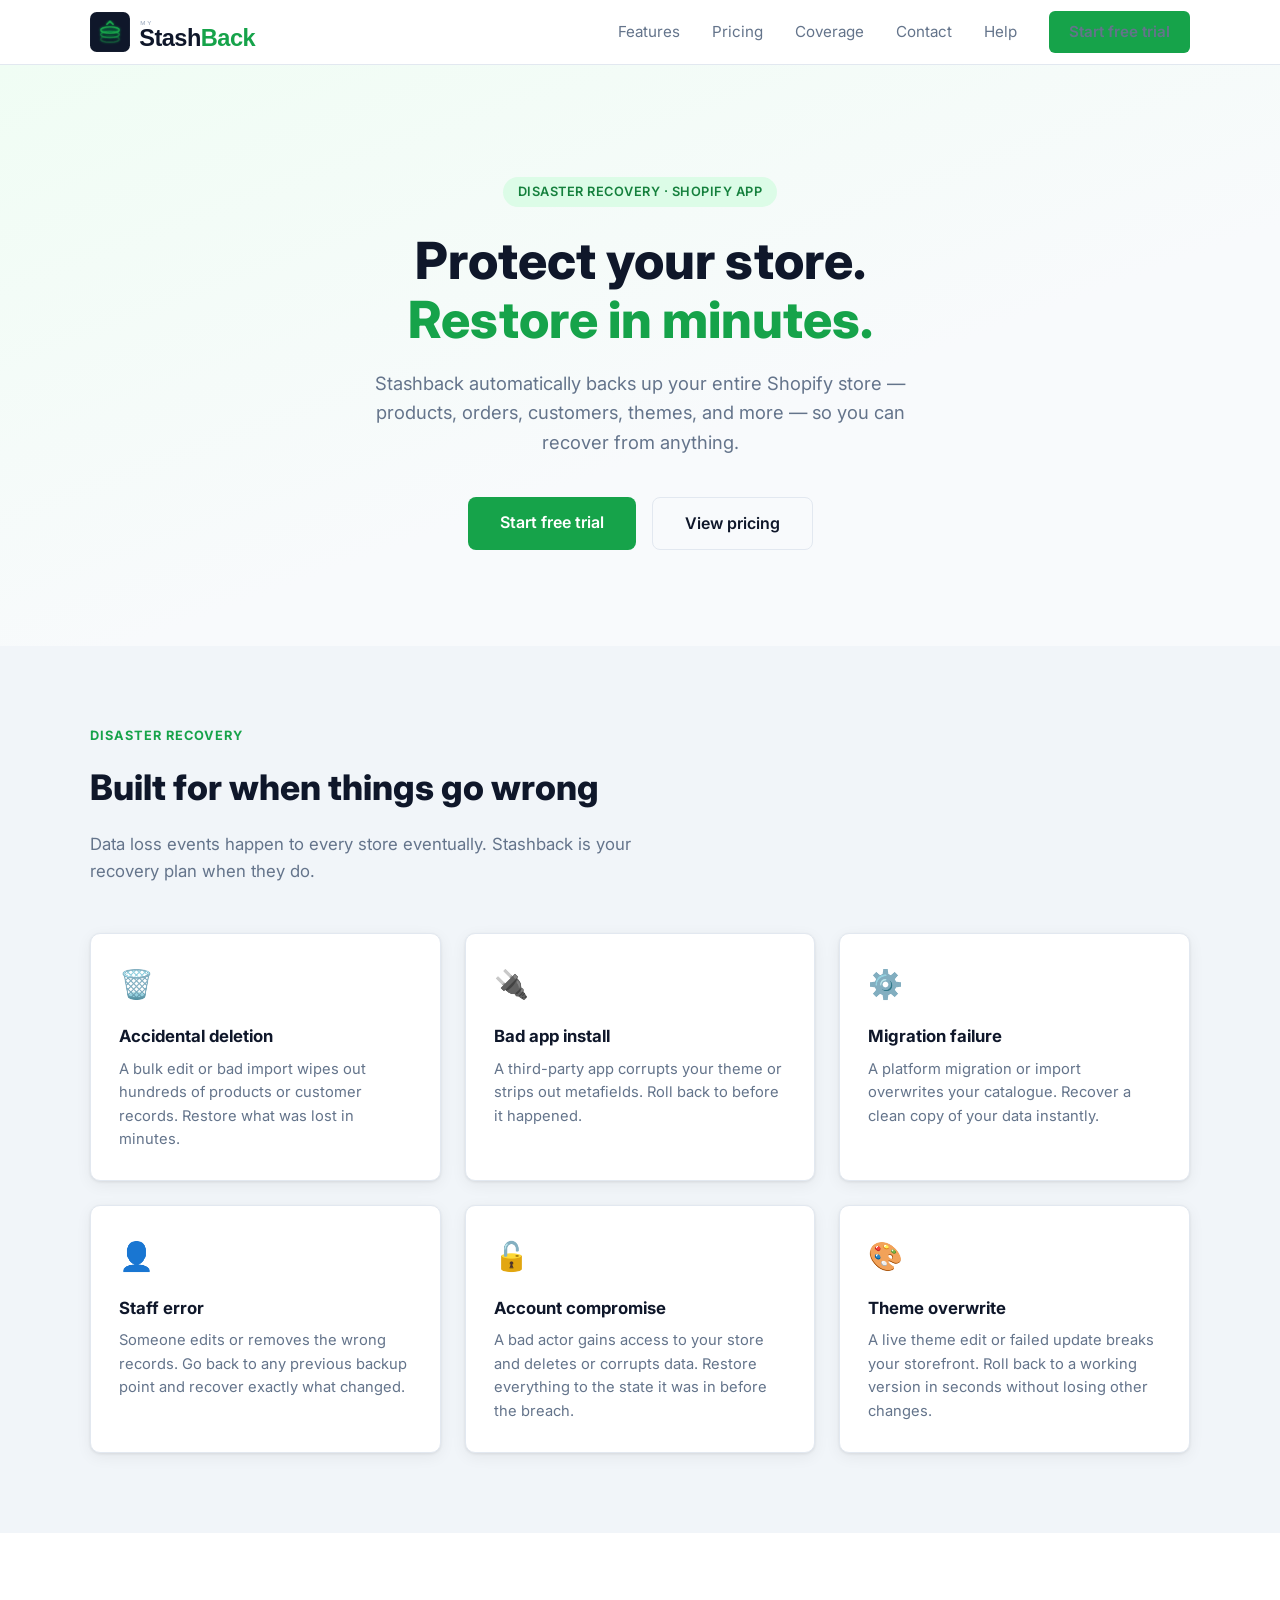
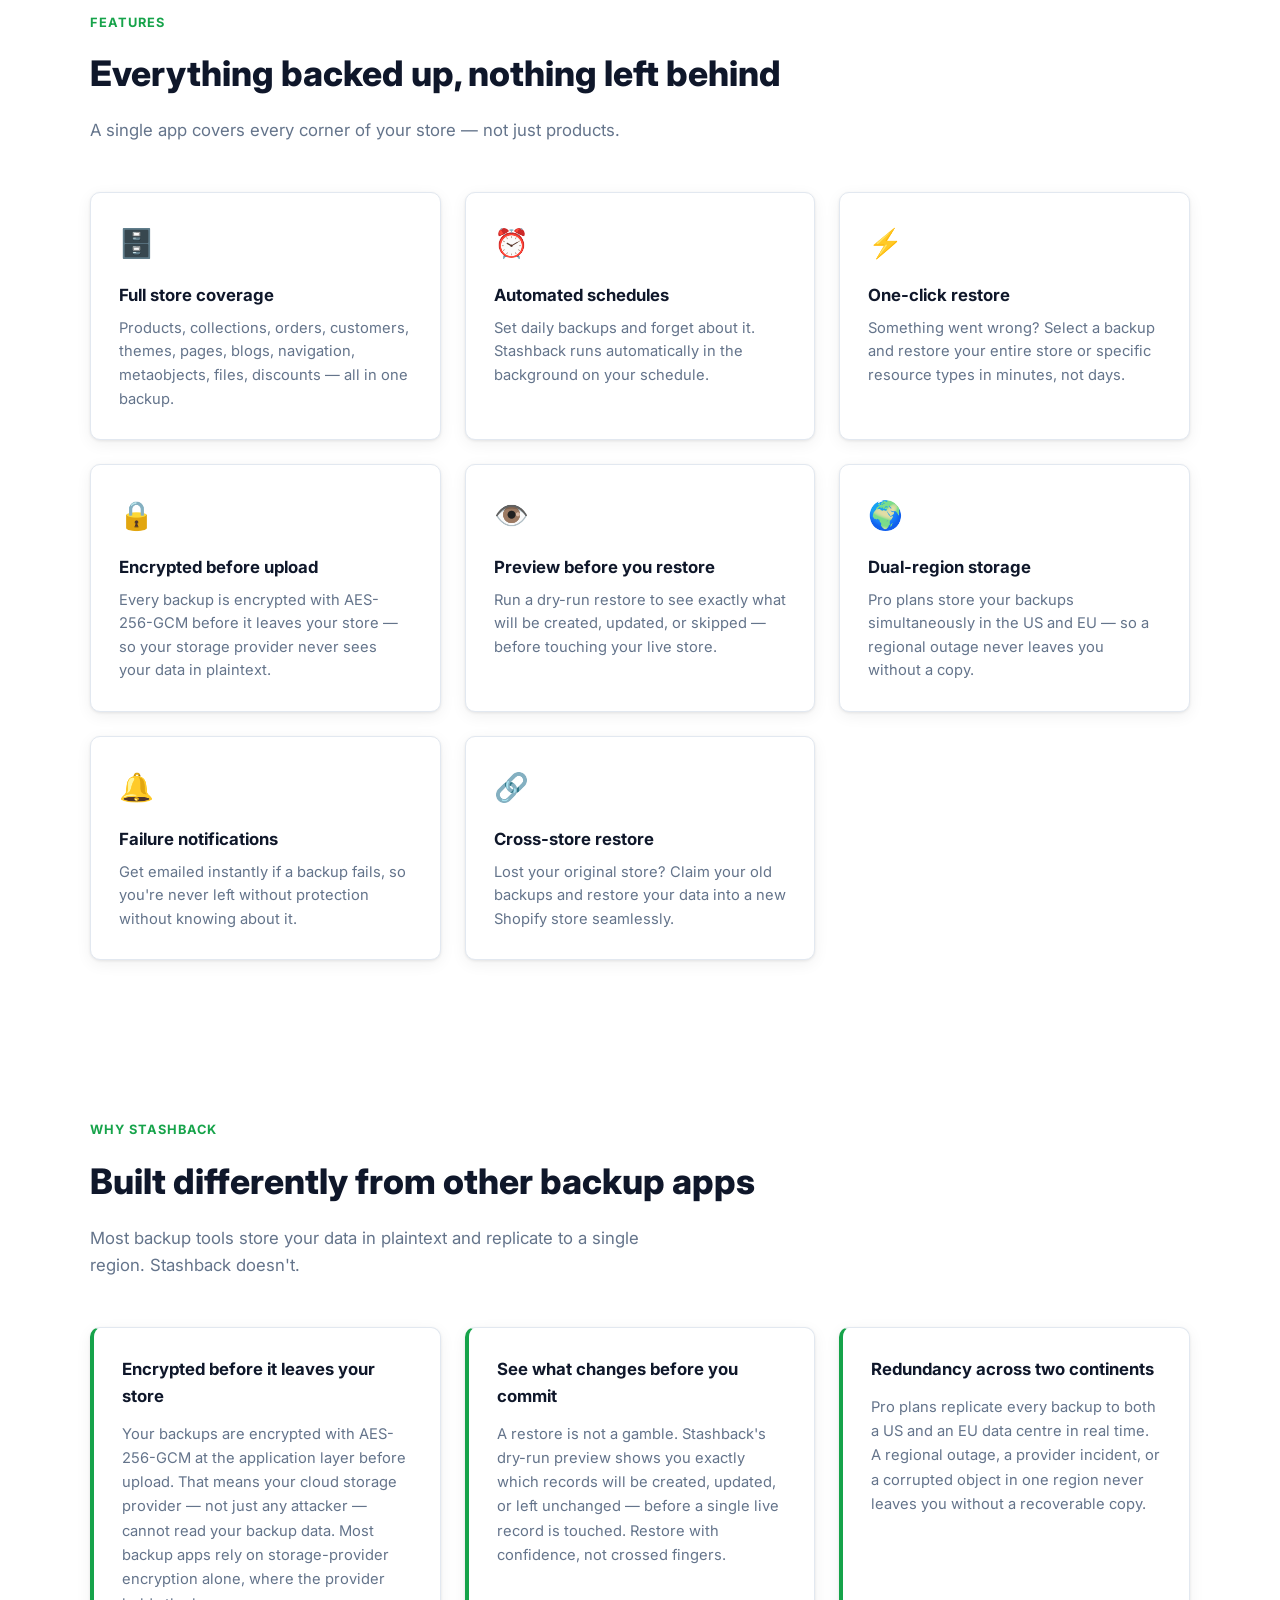
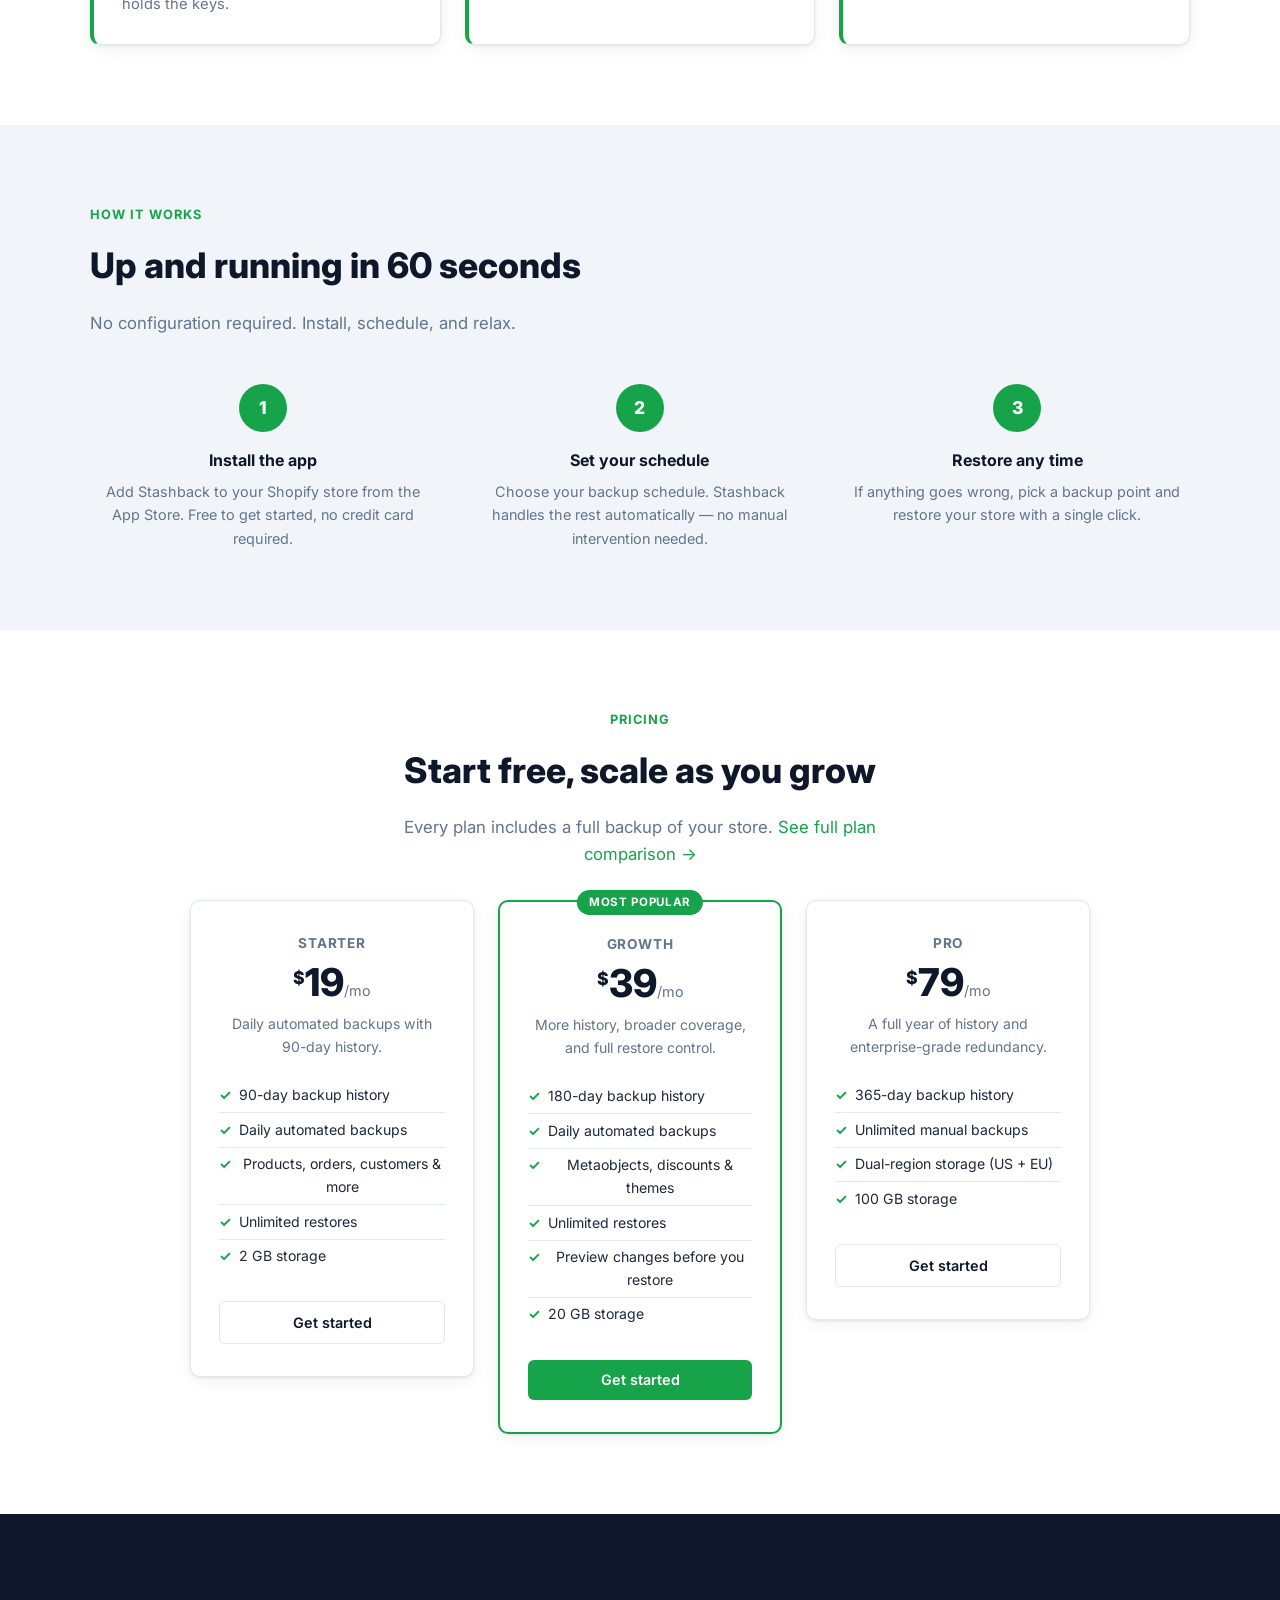
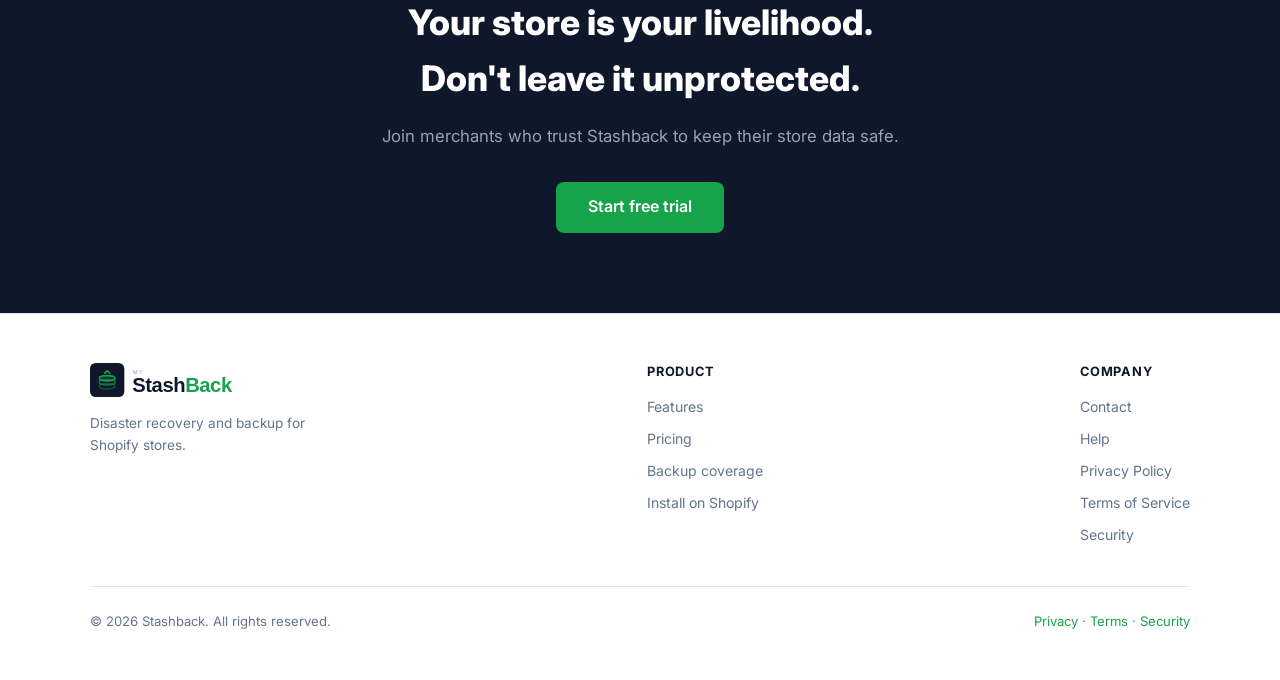
<file: index.html>
<!DOCTYPE html>
<html lang="en">
<head>
  <meta charset="UTF-8" />
  <meta name="viewport" content="width=device-width, initial-scale=1.0" />
  <title>Stashback — Disaster Recovery for Shopify</title>
  <meta name="description" content="Disaster recovery for Shopify stores. Automatic backups of products, orders, customers, themes and more — so you can restore to any previous state in minutes." />
  <link rel="preconnect" href="https://fonts.googleapis.com">
  <link href="https://fonts.googleapis.com/css2?family=Inter:wght@400;900&display=swap" rel="stylesheet">
  <link rel="stylesheet" href="css/style.css" />
  <link rel="icon" href="/favicon.ico" sizes="any">
  <link rel="icon" href="/favicon-32x32.png" type="image/png">
  <link rel="apple-touch-icon" href="/apple-touch-icon.png">
</head>
<body>

<nav>
  <div class="nav-inner">
    <a class="nav-logo" href="/"><img src="mystashback-logo.svg" alt="Stashback" class="logo-img"></a>
    <ul class="nav-links">
      <li><a href="#features">Features</a></li>
      <li><a href="pricing.html">Pricing</a></li>
      <li><a href="backup-coverage.html">Coverage</a></li>
      <li><a href="contact.html">Contact</a></li>
      <li><a href="help.html">Help</a></li>
      <li><a href="https://apps.shopify.com/stashback" class="btn btn-primary">Start free trial</a></li>
    </ul>
    <button class="nav-toggle" aria-label="Open menu" aria-expanded="false"><span></span><span></span><span></span></button>
  </div>
</nav>

<section class="hero">
  <div class="hero-inner">
    <div class="hero-badge">Disaster Recovery · Shopify App</div>
    <h1>Protect your store.<br><span>Restore in minutes.</span></h1>
    <p>Stashback automatically backs up your entire Shopify store — products, orders, customers, themes, and more — so you can recover from anything.</p>
    <div class="hero-cta">
      <a href="https://apps.shopify.com/stashback" class="btn btn-primary btn-lg">Start free trial</a>
      <a href="pricing.html" class="btn btn-outline btn-lg">View pricing</a>
    </div>
  </div>
</section>

<section class="how">
  <div class="section-inner">
    <div class="section-label">Disaster Recovery</div>
    <h2 class="section-title">Built for when things go wrong</h2>
    <p class="section-sub">Data loss events happen to every store eventually. Stashback is your recovery plan when they do.</p>

    <div class="features-grid">
      <div class="feature-card">
        <div class="feature-icon">🗑️</div>
        <h3>Accidental deletion</h3>
        <p>A bulk edit or bad import wipes out hundreds of products or customer records. Restore what was lost in minutes.</p>
      </div>
      <div class="feature-card">
        <div class="feature-icon">🔌</div>
        <h3>Bad app install</h3>
        <p>A third-party app corrupts your theme or strips out metafields. Roll back to before it happened.</p>
      </div>
      <div class="feature-card">
        <div class="feature-icon">⚙️</div>
        <h3>Migration failure</h3>
        <p>A platform migration or import overwrites your catalogue. Recover a clean copy of your data instantly.</p>
      </div>
      <div class="feature-card">
        <div class="feature-icon">👤</div>
        <h3>Staff error</h3>
        <p>Someone edits or removes the wrong records. Go back to any previous backup point and recover exactly what changed.</p>
      </div>
      <div class="feature-card">
        <div class="feature-icon">🔓</div>
        <h3>Account compromise</h3>
        <p>A bad actor gains access to your store and deletes or corrupts data. Restore everything to the state it was in before the breach.</p>
      </div>
      <div class="feature-card">
        <div class="feature-icon">🎨</div>
        <h3>Theme overwrite</h3>
        <p>A live theme edit or failed update breaks your storefront. Roll back to a working version in seconds without losing other changes.</p>
      </div>
    </div>
  </div>
</section>

<section id="features">
  <div class="section-inner">
    <div class="section-label">Features</div>
    <h2 class="section-title">Everything backed up, nothing left behind</h2>
    <p class="section-sub">A single app covers every corner of your store — not just products.</p>

    <div class="features-grid">
      <div class="feature-card">
        <div class="feature-icon">🗄️</div>
        <h3>Full store coverage</h3>
        <p>Products, collections, orders, customers, themes, pages, blogs, navigation, metaobjects, files, discounts — all in one backup.</p>
      </div>
      <div class="feature-card">
        <div class="feature-icon">⏰</div>
        <h3>Automated schedules</h3>
        <p>Set daily backups and forget about it. Stashback runs automatically in the background on your schedule.</p>
      </div>
      <div class="feature-card">
        <div class="feature-icon">⚡</div>
        <h3>One-click restore</h3>
        <p>Something went wrong? Select a backup and restore your entire store or specific resource types in minutes, not days.</p>
      </div>
      <div class="feature-card">
        <div class="feature-icon">🔒</div>
        <h3>Encrypted before upload</h3>
        <p>Every backup is encrypted with AES-256-GCM before it leaves your store — so your storage provider never sees your data in plaintext.</p>
      </div>
      <div class="feature-card">
        <div class="feature-icon">👁️</div>
        <h3>Preview before you restore</h3>
        <p>Run a dry-run restore to see exactly what will be created, updated, or skipped — before touching your live store.</p>
      </div>
      <div class="feature-card">
        <div class="feature-icon">🌍</div>
        <h3>Dual-region storage</h3>
        <p>Pro plans store your backups simultaneously in the US and EU — so a regional outage never leaves you without a copy.</p>
      </div>
      <div class="feature-card">
        <div class="feature-icon">🔔</div>
        <h3>Failure notifications</h3>
        <p>Get emailed instantly if a backup fails, so you're never left without protection without knowing about it.</p>
      </div>
      <div class="feature-card">
        <div class="feature-icon">🔗</div>
        <h3>Cross-store restore</h3>
        <p>Lost your original store? Claim your old backups and restore your data into a new Shopify store seamlessly.</p>
      </div>
    </div>
  </div>
</section>

<section>
  <div class="section-inner">
    <div class="section-label">Why Stashback</div>
    <h2 class="section-title">Built differently from other backup apps</h2>
    <p class="section-sub">Most backup tools store your data in plaintext and replicate to a single region. Stashback doesn't.</p>

    <div class="diff-grid">
      <div class="diff-card">
        <h3>Encrypted before it leaves your store</h3>
        <p>Your backups are encrypted with AES-256-GCM at the application layer before upload. That means your cloud storage provider — not just any attacker — cannot read your backup data. Most backup apps rely on storage-provider encryption alone, where the provider holds the keys.</p>
      </div>
      <div class="diff-card">
        <h3>See what changes before you commit</h3>
        <p>A restore is not a gamble. Stashback's dry-run preview shows you exactly which records will be created, updated, or left unchanged — before a single live record is touched. Restore with confidence, not crossed fingers.</p>
      </div>
      <div class="diff-card">
        <h3>Redundancy across two continents</h3>
        <p>Pro plans replicate every backup to both a US and an EU data centre in real time. A regional outage, a provider incident, or a corrupted object in one region never leaves you without a recoverable copy.</p>
      </div>
    </div>
  </div>
</section>

<section class="how">
  <div class="section-inner">
    <div class="section-label">How it works</div>
    <h2 class="section-title">Up and running in 60 seconds</h2>
    <p class="section-sub">No configuration required. Install, schedule, and relax.</p>

    <div class="steps">
      <div class="step">
        <div class="step-num">1</div>
        <h3>Install the app</h3>
        <p>Add Stashback to your Shopify store from the App Store. Free to get started, no credit card required.</p>
      </div>
      <div class="step">
        <div class="step-num">2</div>
        <h3>Set your schedule</h3>
        <p>Choose your backup schedule. Stashback handles the rest automatically — no manual intervention needed.</p>
      </div>
      <div class="step">
        <div class="step-num">3</div>
        <h3>Restore any time</h3>
        <p>If anything goes wrong, pick a backup point and restore your store with a single click.</p>
      </div>
    </div>
  </div>
</section>

<section>
  <div class="section-inner" style="text-align:center;">
    <div class="section-label">Pricing</div>
    <h2 class="section-title">Start free, scale as you grow</h2>
    <p class="section-sub" style="margin:0 auto 1.5rem;">Every plan includes a full backup of your store. <a href="pricing.html">See full plan comparison →</a></p>

    <div class="pricing-grid" style="max-width:900px;margin:2rem auto 0;">
      <div class="plan-card">
        <div class="plan-name">Starter</div>
        <div class="plan-price"><sup>$</sup>19<span>/mo</span></div>
        <div class="plan-desc">Daily automated backups with 90-day history.</div>
        <ul class="plan-features">
          <li>90-day backup history</li>
          <li>Daily automated backups</li>
          <li>Products, orders, customers &amp; more</li>
          <li>Unlimited restores</li>
          <li>2 GB storage</li>
        </ul>
        <a href="https://apps.shopify.com/stashback" class="btn btn-outline">Get started</a>
      </div>
      <div class="plan-card featured">
        <div class="plan-badge">Most popular</div>
        <div class="plan-name">Growth</div>
        <div class="plan-price"><sup>$</sup>39<span>/mo</span></div>
        <div class="plan-desc">More history, broader coverage, and full restore control.</div>
        <ul class="plan-features">
          <li>180-day backup history</li>
          <li>Daily automated backups</li>
          <li>Metaobjects, discounts &amp; themes</li>
          <li>Unlimited restores</li>
          <li>Preview changes before you restore</li>
          <li>20 GB storage</li>
        </ul>
        <a href="https://apps.shopify.com/stashback" class="btn btn-primary">Get started</a>
      </div>
      <div class="plan-card">
        <div class="plan-name">Pro</div>
        <div class="plan-price"><sup>$</sup>79<span>/mo</span></div>
        <div class="plan-desc">A full year of history and enterprise-grade redundancy.</div>
        <ul class="plan-features">
          <li>365-day backup history</li>
          <li>Unlimited manual backups</li>
          <li>Dual-region storage (US + EU)</li>
          <li>100 GB storage</li>
        </ul>
        <a href="https://apps.shopify.com/stashback" class="btn btn-outline">Get started</a>
      </div>
    </div>
  </div>
</section>

<div class="cta-band">
  <h2>Your store is your livelihood.<br>Don't leave it unprotected.</h2>
  <p>Join merchants who trust Stashback to keep their store data safe.</p>
  <a href="https://apps.shopify.com/stashback" class="btn btn-primary btn-lg">Start free trial</a>
</div>

<footer>
  <div class="footer-inner">
    <div class="footer-brand">
      <a class="nav-logo" href="/"><img src="mystashback-logo.svg" alt="Stashback" class="logo-img"></a>
      <p>Disaster recovery and backup for Shopify stores.</p>
    </div>
    <div class="footer-links">
      <h4>Product</h4>
      <ul>
        <li><a href="#features">Features</a></li>
        <li><a href="pricing.html">Pricing</a></li>
        <li><a href="backup-coverage.html">Backup coverage</a></li>
        <li><a href="https://apps.shopify.com/stashback">Install on Shopify</a></li>
      </ul>
    </div>
    <div class="footer-links">
      <h4>Company</h4>
      <ul>
        <li><a href="contact.html">Contact</a></li>
        <li><a href="help.html">Help</a></li>
        <li><a href="privacy.html">Privacy Policy</a></li>
        <li><a href="terms.html">Terms of Service</a></li>
        <li><a href="security.html">Security</a></li>
      </ul>
    </div>
  </div>
  <div class="footer-bottom">
    <span>© 2026 Stashback. All rights reserved.</span>
    <span><a href="privacy.html">Privacy</a> · <a href="terms.html">Terms</a> · <a href="security.html">Security</a></span>
  </div>
</footer>

<script src="js/nav.js"></script>
</body>
</html>
</file>
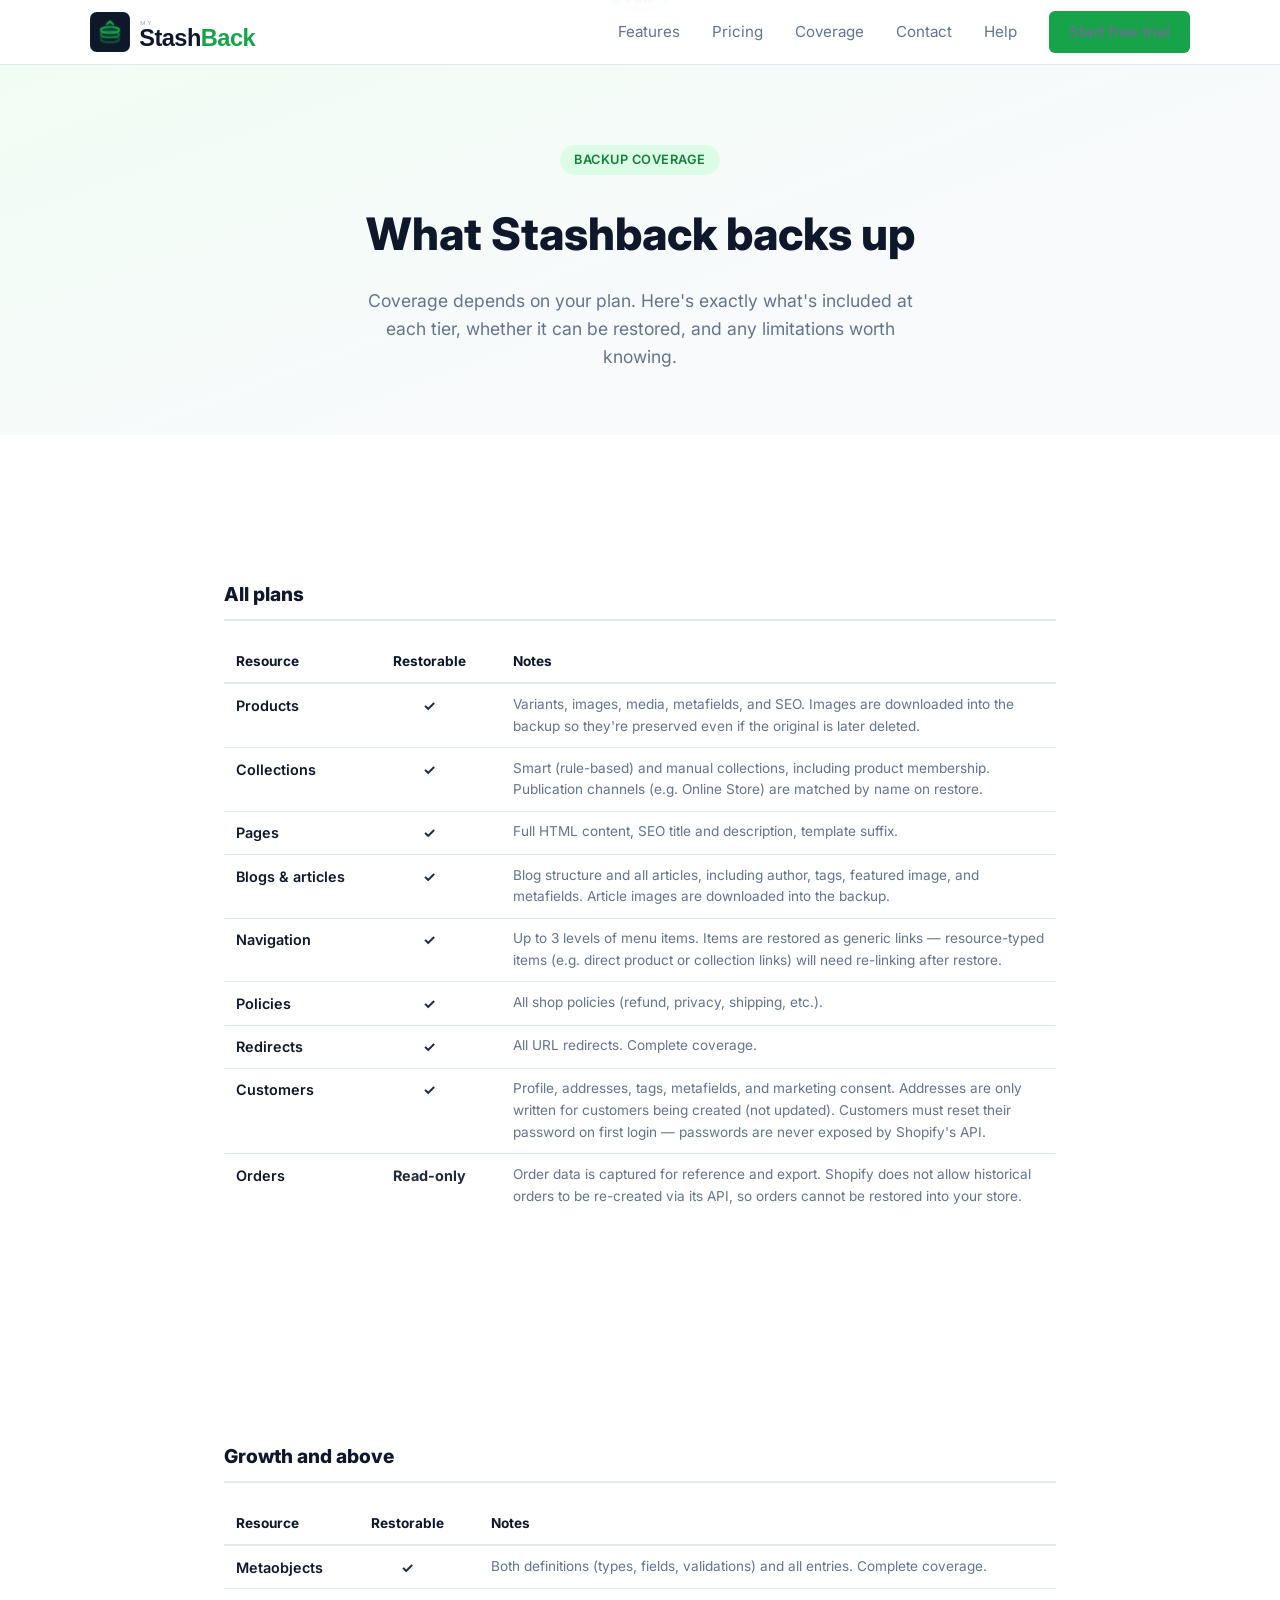
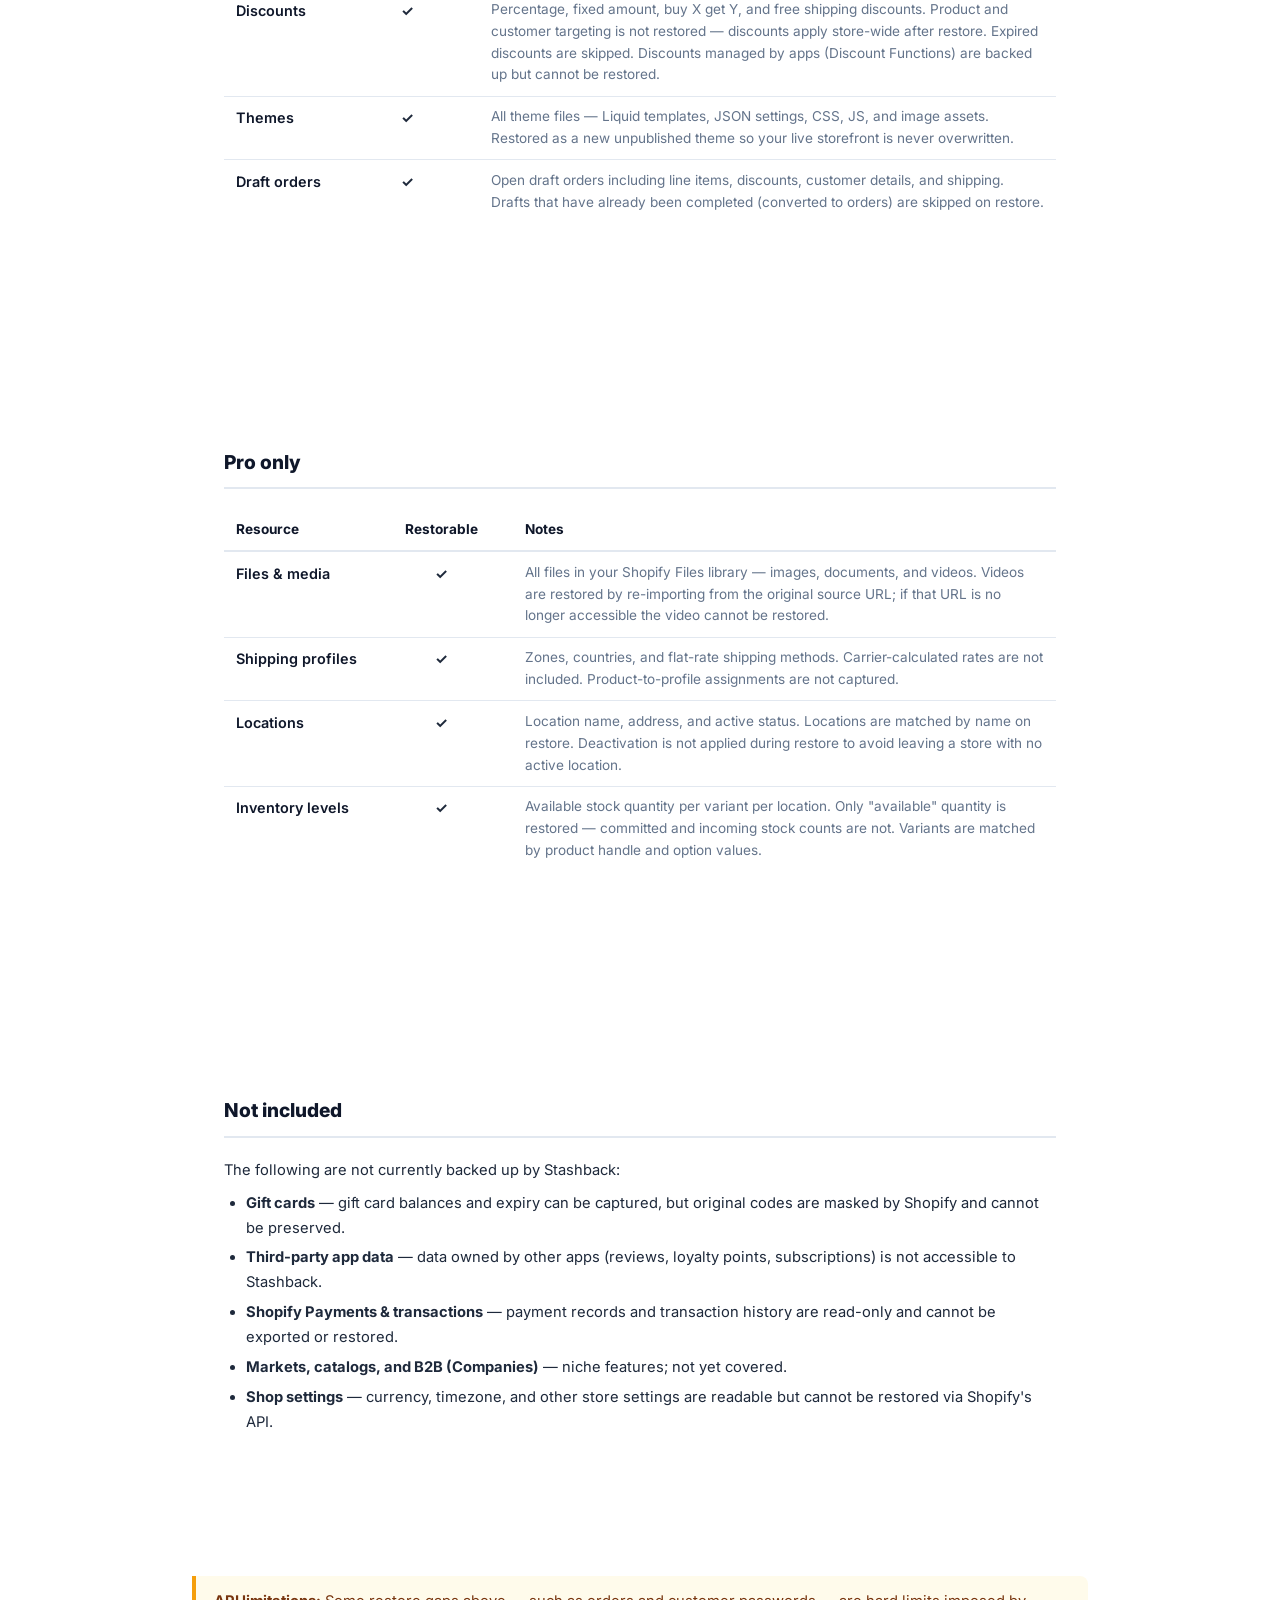
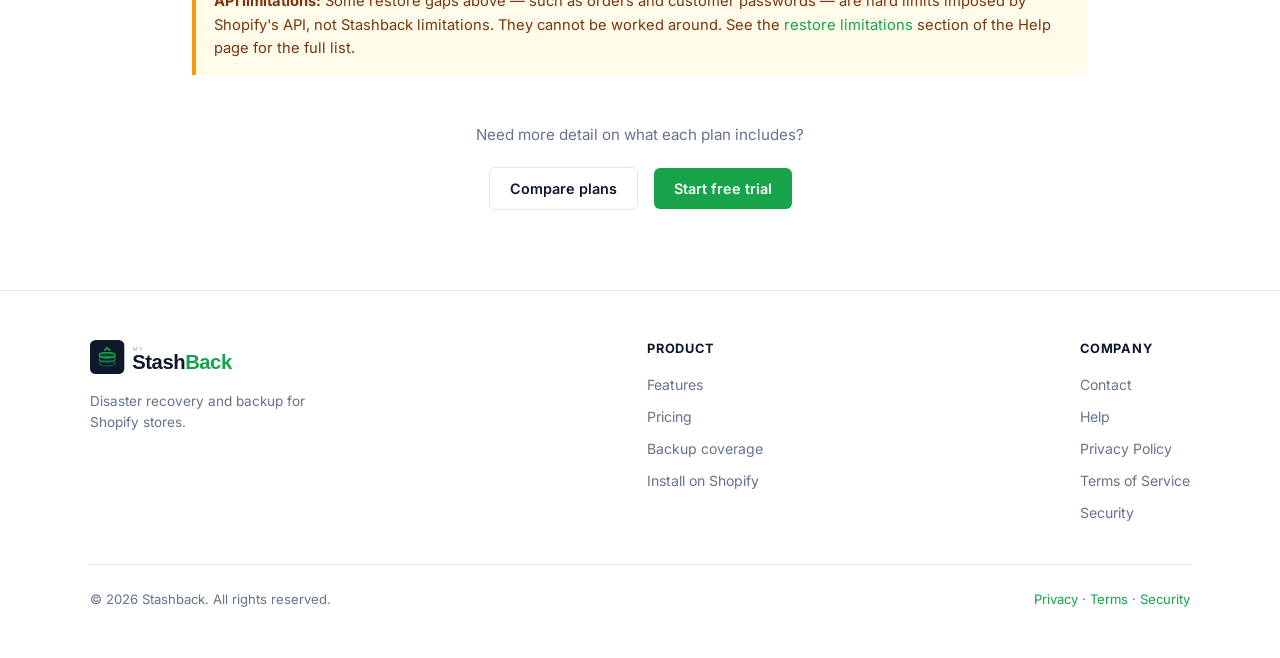
<file: backup-coverage.html>
<!DOCTYPE html>
<html lang="en">
<head>
  <meta charset="UTF-8" />
  <meta name="viewport" content="width=device-width, initial-scale=1.0" />
  <title>Backup Coverage — Stashback</title>
  <meta name="description" content="See exactly what Stashback backs up and restores for your Shopify store — products, orders, customers, themes, and more — by plan." />
  <link rel="preconnect" href="https://fonts.googleapis.com">
  <link href="https://fonts.googleapis.com/css2?family=Inter:wght@400;900&display=swap" rel="stylesheet">
  <link rel="stylesheet" href="css/style.css" />
  <link rel="icon" href="/favicon.ico" sizes="any">
  <link rel="icon" href="/favicon-32x32.png" type="image/png">
  <link rel="apple-touch-icon" href="/apple-touch-icon.png">
  <style>
    .coverage-hero { background: linear-gradient(160deg, #f0fdf4 0%, #f8fafc 60%); padding: 5rem 2rem 4rem; text-align: center; }
    .coverage-hero h1 { font-size: clamp(1.8rem, 4vw, 2.8rem); font-weight: 800; color: var(--navy); margin-bottom: 1rem; }
    .coverage-hero p { font-size: 1.1rem; color: var(--gray); max-width: 560px; margin: 0 auto; }

    .coverage-body { max-width: 960px; margin: 0 auto; padding: 4rem 2rem 5rem; }

    .coverage-section { margin-bottom: 3.5rem; }
    .coverage-section h2 { font-size: 1.2rem; font-weight: 800; color: var(--navy); border-bottom: 2px solid var(--border); padding-bottom: .6rem; margin-bottom: 1.25rem; display: flex; align-items: center; gap: .6rem; flex-wrap: wrap; }

    .plan-badge { display: inline-block; font-size: .72rem; font-weight: 700; padding: .15rem .5rem; border-radius: 4px; vertical-align: middle; text-transform: uppercase; letter-spacing: .04em; }
    .badge-starter { background: #e0f2fe; color: #0369a1; }
    .badge-growth  { background: #dcfce7; color: #166534; }
    .badge-pro     { background: #ede9fe; color: #6d28d9; }

    .coverage-table { width: 100%; border-collapse: collapse; font-size: .9rem; margin-bottom: .5rem; }
    .coverage-table th { text-align: left; padding: .6rem .75rem; border-bottom: 2px solid var(--border); color: var(--navy); font-weight: 700; font-size: .85rem; }
    .coverage-table th:nth-child(2) { width: 9rem; text-align: center; }
    .coverage-table td { padding: .6rem .75rem; border-bottom: 1px solid var(--border); color: var(--text); vertical-align: top; }
    .coverage-table tr:last-child td { border-bottom: none; }
    .coverage-table td:nth-child(2) { text-align: center; }
    .coverage-table td:first-child { font-weight: 600; color: var(--navy); white-space: nowrap; }
    .coverage-table td:last-child { font-size: .85rem; color: var(--gray); }
    .check { color: var(--green); font-weight: 700; }
    .no    { color: #dc2626; font-weight: 700; }

    .help-note    { background: #f0fdf4; border-left: 4px solid var(--green); border-radius: 0 8px 8px 0; padding: .9rem 1.1rem; margin: 1.5rem 0; font-size: .92rem; color: var(--navy); line-height: 1.6; }
    .help-warning { background: #fffbeb; border-left: 4px solid #f59e0b; border-radius: 0 8px 8px 0; padding: .9rem 1.1rem; margin: 1.5rem 0; font-size: .92rem; color: #78350f; line-height: 1.6; }

    .not-included { font-size: .92rem; color: var(--text); line-height: 1.7; }
    .not-included ul { padding-left: 1.4rem; margin-top: .5rem; }
    .not-included li { margin-bottom: .3rem; }
  </style>
</head>
<body>

<nav>
  <div class="nav-inner">
    <a class="nav-logo" href="/"><img src="mystashback-logo.svg" alt="Stashback" class="logo-img"></a>
    <ul class="nav-links">
      <li><a href="index.html#features">Features</a></li>
      <li><a href="pricing.html">Pricing</a></li>
      <li><a href="backup-coverage.html">Coverage</a></li>
      <li><a href="contact.html">Contact</a></li>
      <li><a href="help.html">Help</a></li>
      <li><a href="https://apps.shopify.com/stashback" class="btn btn-primary">Start free trial</a></li>
    </ul>
    <button class="nav-toggle" aria-label="Open menu" aria-expanded="false"><span></span><span></span><span></span></button>
  </div>
</nav>

<div class="coverage-hero">
  <div class="hero-badge">Backup Coverage</div>
  <h1>What Stashback backs up</h1>
  <p>Coverage depends on your plan. Here's exactly what's included at each tier, whether it can be restored, and any limitations worth knowing.</p>
</div>

<div class="coverage-body">

  <!-- All Plans -->
  <section class="coverage-section">
    <h2>
      All plans
      <span class="plan-badge badge-starter">Starter</span>
      <span class="plan-badge badge-growth">Growth</span>
      <span class="plan-badge badge-pro">Pro</span>
    </h2>
    <table class="coverage-table">
      <thead>
        <tr>
          <th>Resource</th>
          <th>Restorable</th>
          <th>Notes</th>
        </tr>
      </thead>
      <tbody>
        <tr>
          <td>Products</td>
          <td class="check">✓</td>
          <td>Variants, images, media, metafields, and SEO. Images are downloaded into the backup so they're preserved even if the original is later deleted.</td>
        </tr>
        <tr>
          <td>Collections</td>
          <td class="check">✓</td>
          <td>Smart (rule-based) and manual collections, including product membership. Publication channels (e.g. Online Store) are matched by name on restore.</td>
        </tr>
        <tr>
          <td>Pages</td>
          <td class="check">✓</td>
          <td>Full HTML content, SEO title and description, template suffix.</td>
        </tr>
        <tr>
          <td>Blogs &amp; articles</td>
          <td class="check">✓</td>
          <td>Blog structure and all articles, including author, tags, featured image, and metafields. Article images are downloaded into the backup.</td>
        </tr>
        <tr>
          <td>Navigation</td>
          <td class="check">✓</td>
          <td>Up to 3 levels of menu items. Items are restored as generic links — resource-typed items (e.g. direct product or collection links) will need re-linking after restore.</td>
        </tr>
        <tr>
          <td>Policies</td>
          <td class="check">✓</td>
          <td>All shop policies (refund, privacy, shipping, etc.).</td>
        </tr>
        <tr>
          <td>Redirects</td>
          <td class="check">✓</td>
          <td>All URL redirects. Complete coverage.</td>
        </tr>
        <tr>
          <td>Customers</td>
          <td class="check">✓</td>
          <td>Profile, addresses, tags, metafields, and marketing consent. Addresses are only written for customers being created (not updated). Customers must reset their password on first login — passwords are never exposed by Shopify's API.</td>
        </tr>
        <tr>
          <td>Orders</td>
          <td class="no">Read-only</td>
          <td>Order data is captured for reference and export. Shopify does not allow historical orders to be re-created via its API, so orders cannot be restored into your store.</td>
        </tr>
      </tbody>
    </table>
  </section>

  <!-- Growth+ -->
  <section class="coverage-section">
    <h2>
      Growth and above
      <span class="plan-badge badge-growth">Growth</span>
      <span class="plan-badge badge-pro">Pro</span>
    </h2>
    <table class="coverage-table">
      <thead>
        <tr>
          <th>Resource</th>
          <th>Restorable</th>
          <th>Notes</th>
        </tr>
      </thead>
      <tbody>
        <tr>
          <td>Metaobjects</td>
          <td class="check">✓</td>
          <td>Both definitions (types, fields, validations) and all entries. Complete coverage.</td>
        </tr>
        <tr>
          <td>Discounts</td>
          <td class="check">✓</td>
          <td>Percentage, fixed amount, buy X get Y, and free shipping discounts. Product and customer targeting is not restored — discounts apply store-wide after restore. Expired discounts are skipped. Discounts managed by apps (Discount Functions) are backed up but cannot be restored.</td>
        </tr>
        <tr>
          <td>Themes</td>
          <td class="check">✓</td>
          <td>All theme files — Liquid templates, JSON settings, CSS, JS, and image assets. Restored as a new unpublished theme so your live storefront is never overwritten.</td>
        </tr>
        <tr>
          <td>Draft orders</td>
          <td class="check">✓</td>
          <td>Open draft orders including line items, discounts, customer details, and shipping. Drafts that have already been completed (converted to orders) are skipped on restore.</td>
        </tr>
      </tbody>
    </table>
  </section>

  <!-- Pro only -->
  <section class="coverage-section">
    <h2>
      Pro only
      <span class="plan-badge badge-pro">Pro</span>
    </h2>
    <table class="coverage-table">
      <thead>
        <tr>
          <th>Resource</th>
          <th>Restorable</th>
          <th>Notes</th>
        </tr>
      </thead>
      <tbody>
        <tr>
          <td>Files &amp; media</td>
          <td class="check">✓</td>
          <td>All files in your Shopify Files library — images, documents, and videos. Videos are restored by re-importing from the original source URL; if that URL is no longer accessible the video cannot be restored.</td>
        </tr>
        <tr>
          <td>Shipping profiles</td>
          <td class="check">✓</td>
          <td>Zones, countries, and flat-rate shipping methods. Carrier-calculated rates are not included. Product-to-profile assignments are not captured.</td>
        </tr>
        <tr>
          <td>Locations</td>
          <td class="check">✓</td>
          <td>Location name, address, and active status. Locations are matched by name on restore. Deactivation is not applied during restore to avoid leaving a store with no active location.</td>
        </tr>
        <tr>
          <td>Inventory levels</td>
          <td class="check">✓</td>
          <td>Available stock quantity per variant per location. Only "available" quantity is restored — committed and incoming stock counts are not. Variants are matched by product handle and option values.</td>
        </tr>
      </tbody>
    </table>
  </section>

  <!-- Not included -->
  <section class="coverage-section">
    <h2>Not included</h2>
    <div class="not-included">
      <p>The following are not currently backed up by Stashback:</p>
      <ul>
        <li><strong>Gift cards</strong> — gift card balances and expiry can be captured, but original codes are masked by Shopify and cannot be preserved.</li>
        <li><strong>Third-party app data</strong> — data owned by other apps (reviews, loyalty points, subscriptions) is not accessible to Stashback.</li>
        <li><strong>Shopify Payments &amp; transactions</strong> — payment records and transaction history are read-only and cannot be exported or restored.</li>
        <li><strong>Markets, catalogs, and B2B (Companies)</strong> — niche features; not yet covered.</li>
        <li><strong>Shop settings</strong> — currency, timezone, and other store settings are readable but cannot be restored via Shopify's API.</li>
      </ul>
    </div>
  </section>

  <div class="help-warning">
    <strong>API limitations:</strong> Some restore gaps above — such as orders and customer passwords — are hard limits imposed by Shopify's API, not Stashback limitations. They cannot be worked around. See the <a href="help.html#restore-limitations">restore limitations</a> section of the Help page for the full list.
  </div>

  <div style="text-align:center; margin-top: 3rem;">
    <p style="font-size:.95rem; color:var(--gray); margin-bottom:1.25rem;">Need more detail on what each plan includes?</p>
    <a href="pricing.html" class="btn btn-outline" style="margin-right:.75rem;">Compare plans</a>
    <a href="https://apps.shopify.com/stashback" class="btn btn-primary">Start free trial</a>
  </div>

</div>

<footer>
  <div class="footer-inner">
    <div class="footer-brand">
      <a class="nav-logo" href="/"><img src="mystashback-logo.svg" alt="Stashback" class="logo-img"></a>
      <p>Disaster recovery and backup for Shopify stores.</p>
    </div>
    <div class="footer-links">
      <h4>Product</h4>
      <ul>
        <li><a href="index.html#features">Features</a></li>
        <li><a href="pricing.html">Pricing</a></li>
        <li><a href="backup-coverage.html">Backup coverage</a></li>
        <li><a href="https://apps.shopify.com/stashback">Install on Shopify</a></li>
      </ul>
    </div>
    <div class="footer-links">
      <h4>Company</h4>
      <ul>
        <li><a href="contact.html">Contact</a></li>
        <li><a href="help.html">Help</a></li>
        <li><a href="privacy.html">Privacy Policy</a></li>
        <li><a href="terms.html">Terms of Service</a></li>
        <li><a href="security.html">Security</a></li>
      </ul>
    </div>
  </div>
  <div class="footer-bottom">
    <span>© 2026 Stashback. All rights reserved.</span>
    <span><a href="privacy.html">Privacy</a> · <a href="terms.html">Terms</a> · <a href="security.html">Security</a></span>
  </div>
</footer>

<script src="js/nav.js"></script>
</body>
</html>
</file>
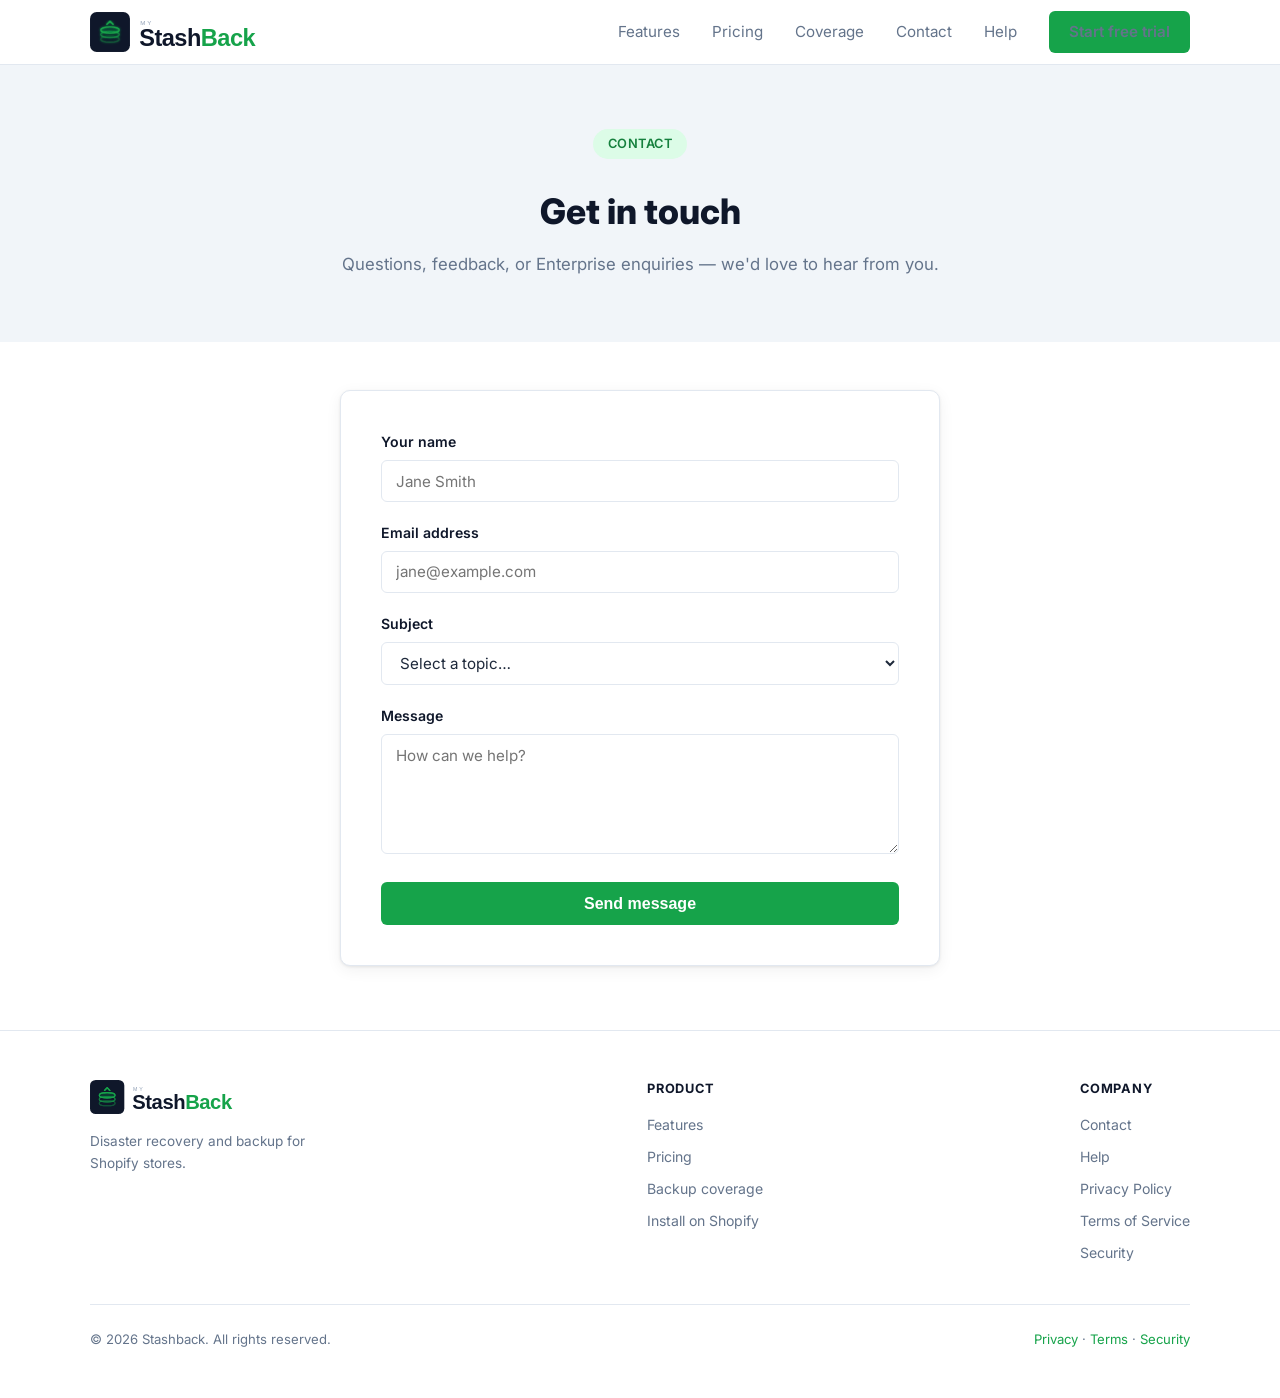
<file: contact.html>
<!DOCTYPE html>
<html lang="en">
<head>
  <meta charset="UTF-8" />
  <meta name="viewport" content="width=device-width, initial-scale=1.0" />
  <title>Contact — Stashback</title>
  <meta name="description" content="Get in touch with the Stashback team." />
  <link rel="preconnect" href="https://fonts.googleapis.com">
  <link href="https://fonts.googleapis.com/css2?family=Inter:wght@400;900&display=swap" rel="stylesheet">
  <link rel="stylesheet" href="css/style.css" />
  <link rel="icon" href="/favicon.ico" sizes="any">
  <link rel="icon" href="/favicon-32x32.png" type="image/png">
  <link rel="apple-touch-icon" href="/apple-touch-icon.png">
</head>
<body>

<nav>
  <div class="nav-inner">
    <a class="nav-logo" href="/"><img src="mystashback-logo.svg" alt="Stashback" class="logo-img"></a>
    <ul class="nav-links">
      <li><a href="index.html#features">Features</a></li>
      <li><a href="pricing.html">Pricing</a></li>
      <li><a href="backup-coverage.html">Coverage</a></li>
      <li><a href="contact.html">Contact</a></li>
      <li><a href="help.html">Help</a></li>
      <li><a href="https://apps.shopify.com/stashback" class="btn btn-primary">Start free trial</a></li>
    </ul>
    <button class="nav-toggle" aria-label="Open menu" aria-expanded="false"><span></span><span></span><span></span></button>
  </div>
</nav>

<div class="contact-hero">
  <div class="hero-badge">Contact</div>
  <h1 class="section-title" style="margin-bottom:.75rem;">Get in touch</h1>
  <p style="color:var(--gray);font-size:1.05rem;">Questions, feedback, or Enterprise enquiries — we'd love to hear from you.</p>
</div>

<div class="form-card">
  <form action="https://formspree.io/f/meevqpvg" method="POST">
    <div class="form-group">
      <label for="name">Your name</label>
      <input type="text" id="name" name="name" required placeholder="Jane Smith" />
    </div>
    <div class="form-group">
      <label for="email">Email address</label>
      <input type="email" id="email" name="email" required placeholder="jane@example.com" />
    </div>
    <div class="form-group">
      <label for="subject">Subject</label>
      <select id="subject" name="subject">
        <option value="">Select a topic…</option>
        <option>General question</option>
        <option>Technical support</option>
        <option>Billing</option>
        <option>Enterprise pricing</option>
        <option>Other</option>
      </select>
    </div>
    <div class="form-group">
      <label for="message">Message</label>
      <textarea id="message" name="message" required placeholder="How can we help?"></textarea>
    </div>
    <button type="submit" class="btn btn-primary form-submit">Send message</button>
  </form>
</div>

<div style="height:4rem;"></div>

<footer>
  <div class="footer-inner">
    <div class="footer-brand">
      <a class="nav-logo" href="/"><img src="mystashback-logo.svg" alt="Stashback" class="logo-img"></a>
      <p>Disaster recovery and backup for Shopify stores.</p>
    </div>
    <div class="footer-links">
      <h4>Product</h4>
      <ul>
        <li><a href="index.html#features">Features</a></li>
        <li><a href="pricing.html">Pricing</a></li>
        <li><a href="backup-coverage.html">Backup coverage</a></li>
        <li><a href="https://apps.shopify.com/stashback">Install on Shopify</a></li>
      </ul>
    </div>
    <div class="footer-links">
      <h4>Company</h4>
      <ul>
        <li><a href="contact.html">Contact</a></li>
        <li><a href="help.html">Help</a></li>
        <li><a href="privacy.html">Privacy Policy</a></li>
        <li><a href="terms.html">Terms of Service</a></li>
        <li><a href="security.html">Security</a></li>
      </ul>
    </div>
  </div>
  <div class="footer-bottom">
    <span>© 2026 Stashback. All rights reserved.</span>
    <span><a href="privacy.html">Privacy</a> · <a href="terms.html">Terms</a> · <a href="security.html">Security</a></span>
  </div>
</footer>

<script src="js/nav.js"></script>
</body>
</html>
</file>
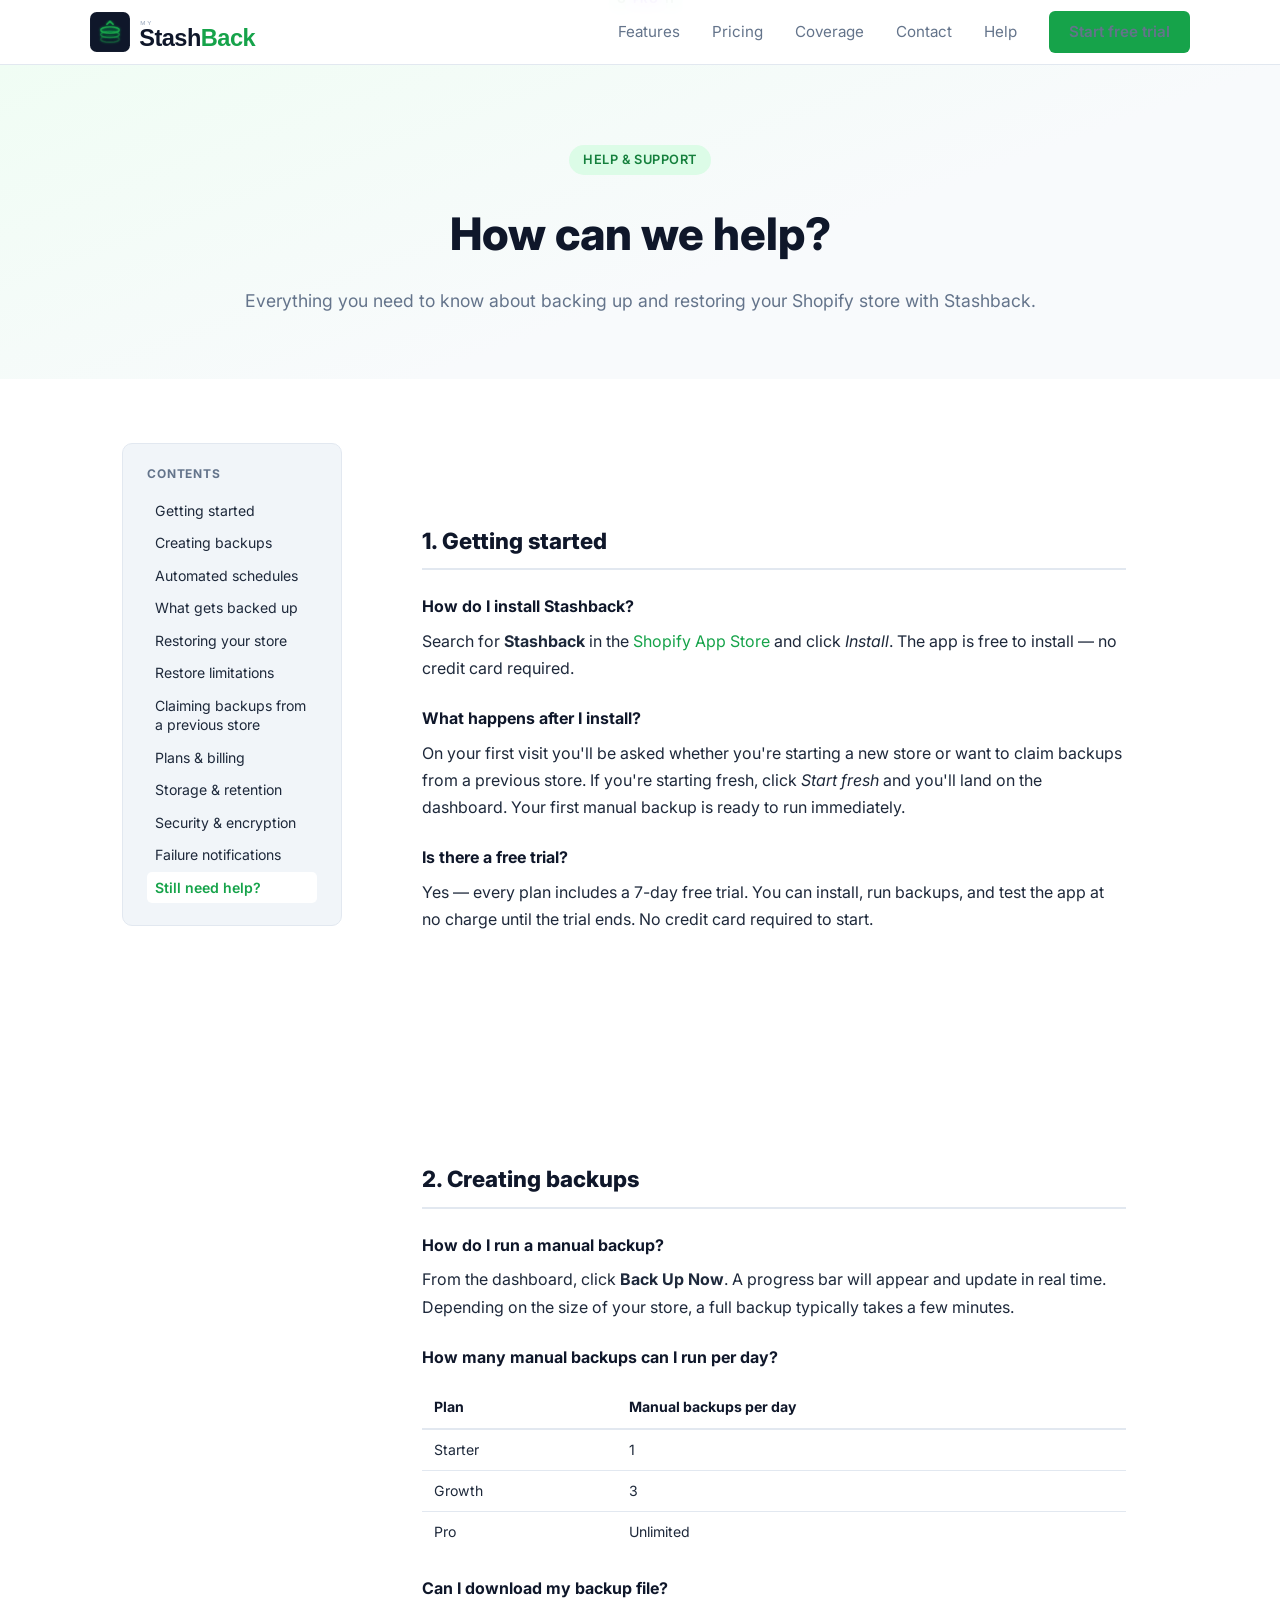
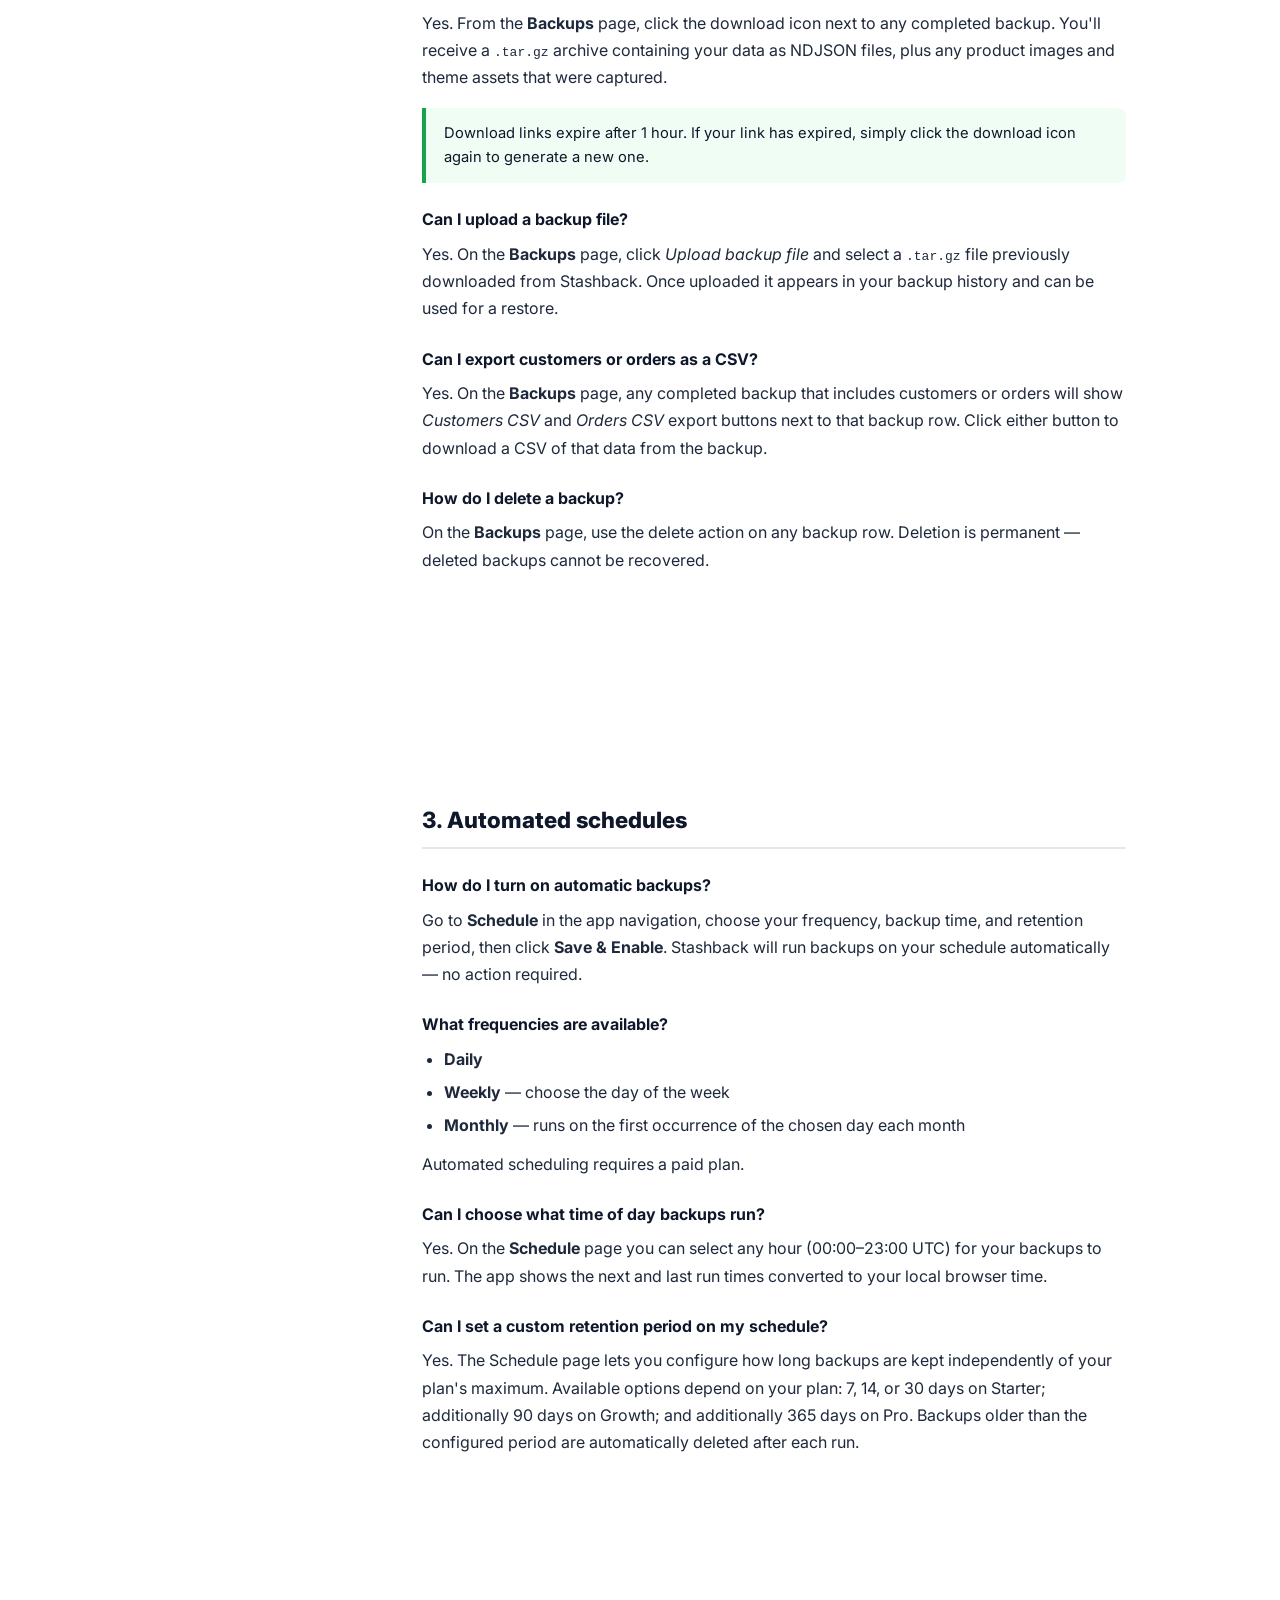
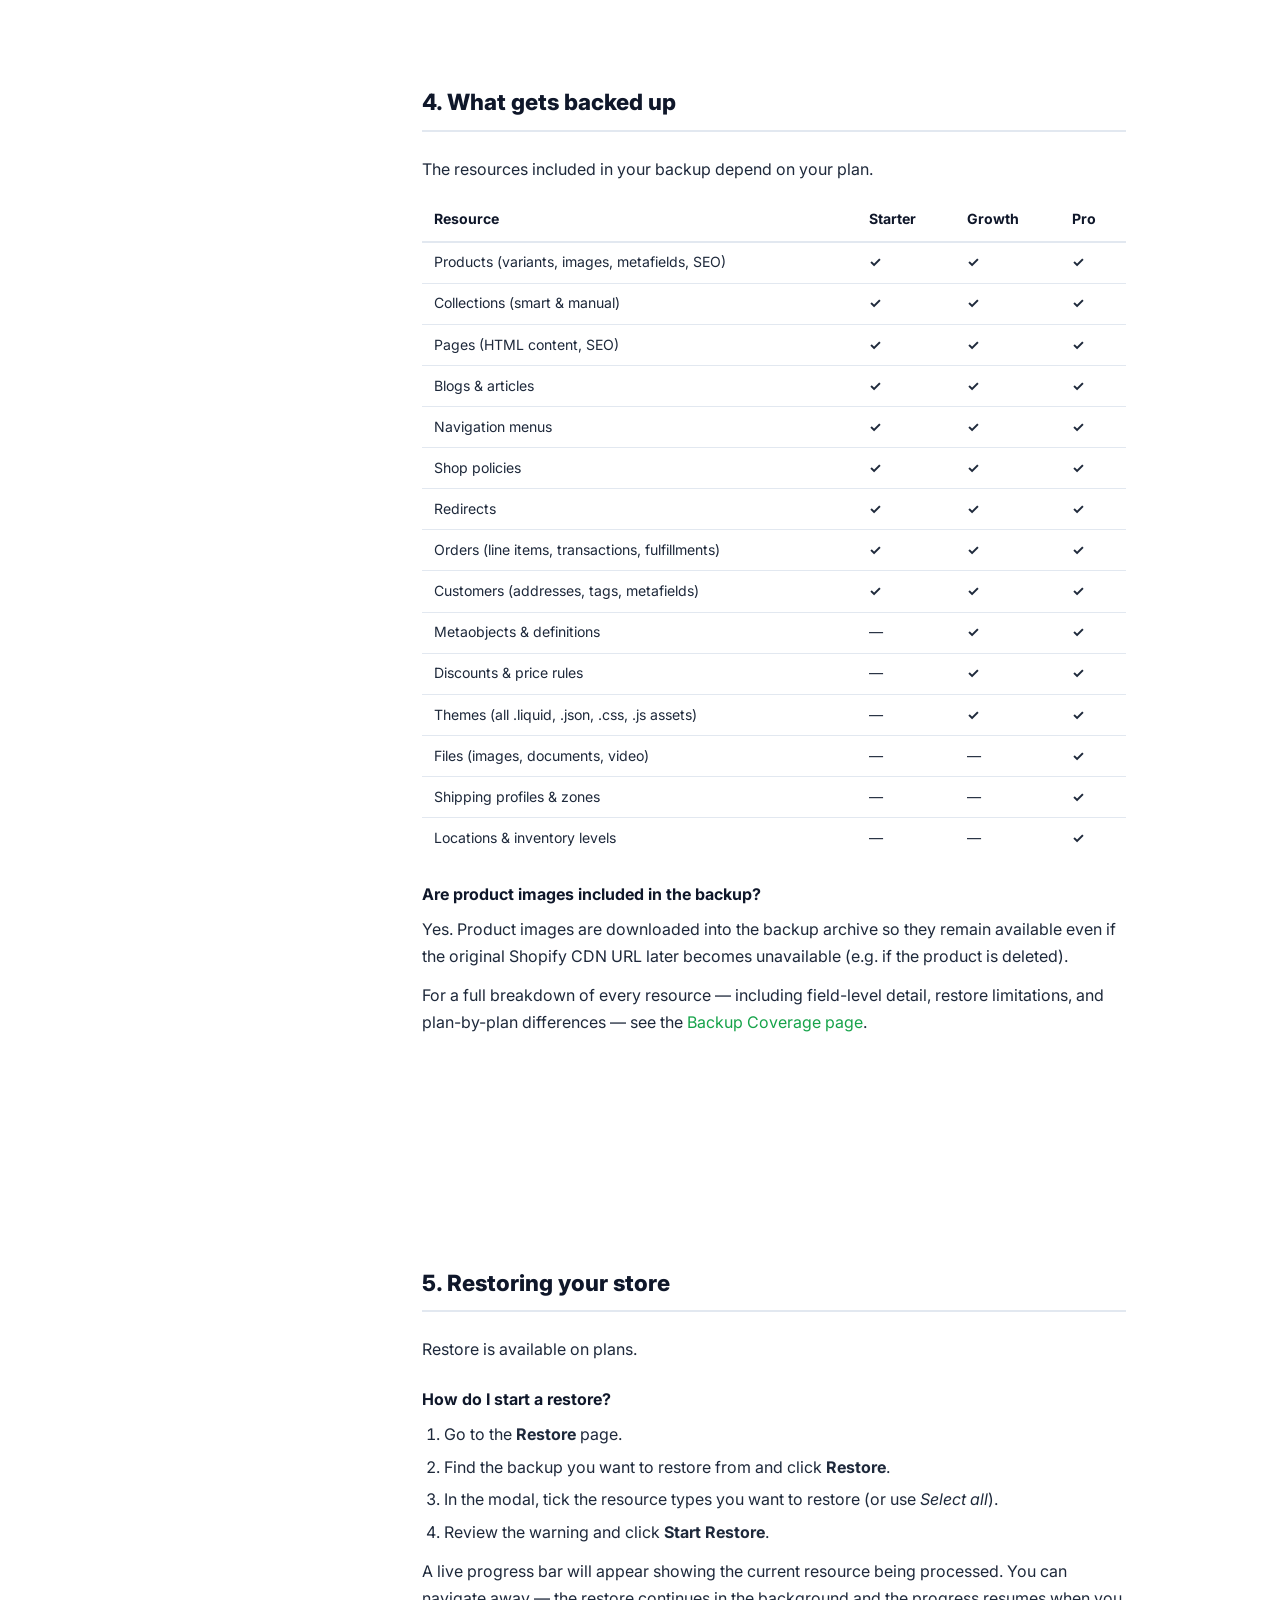
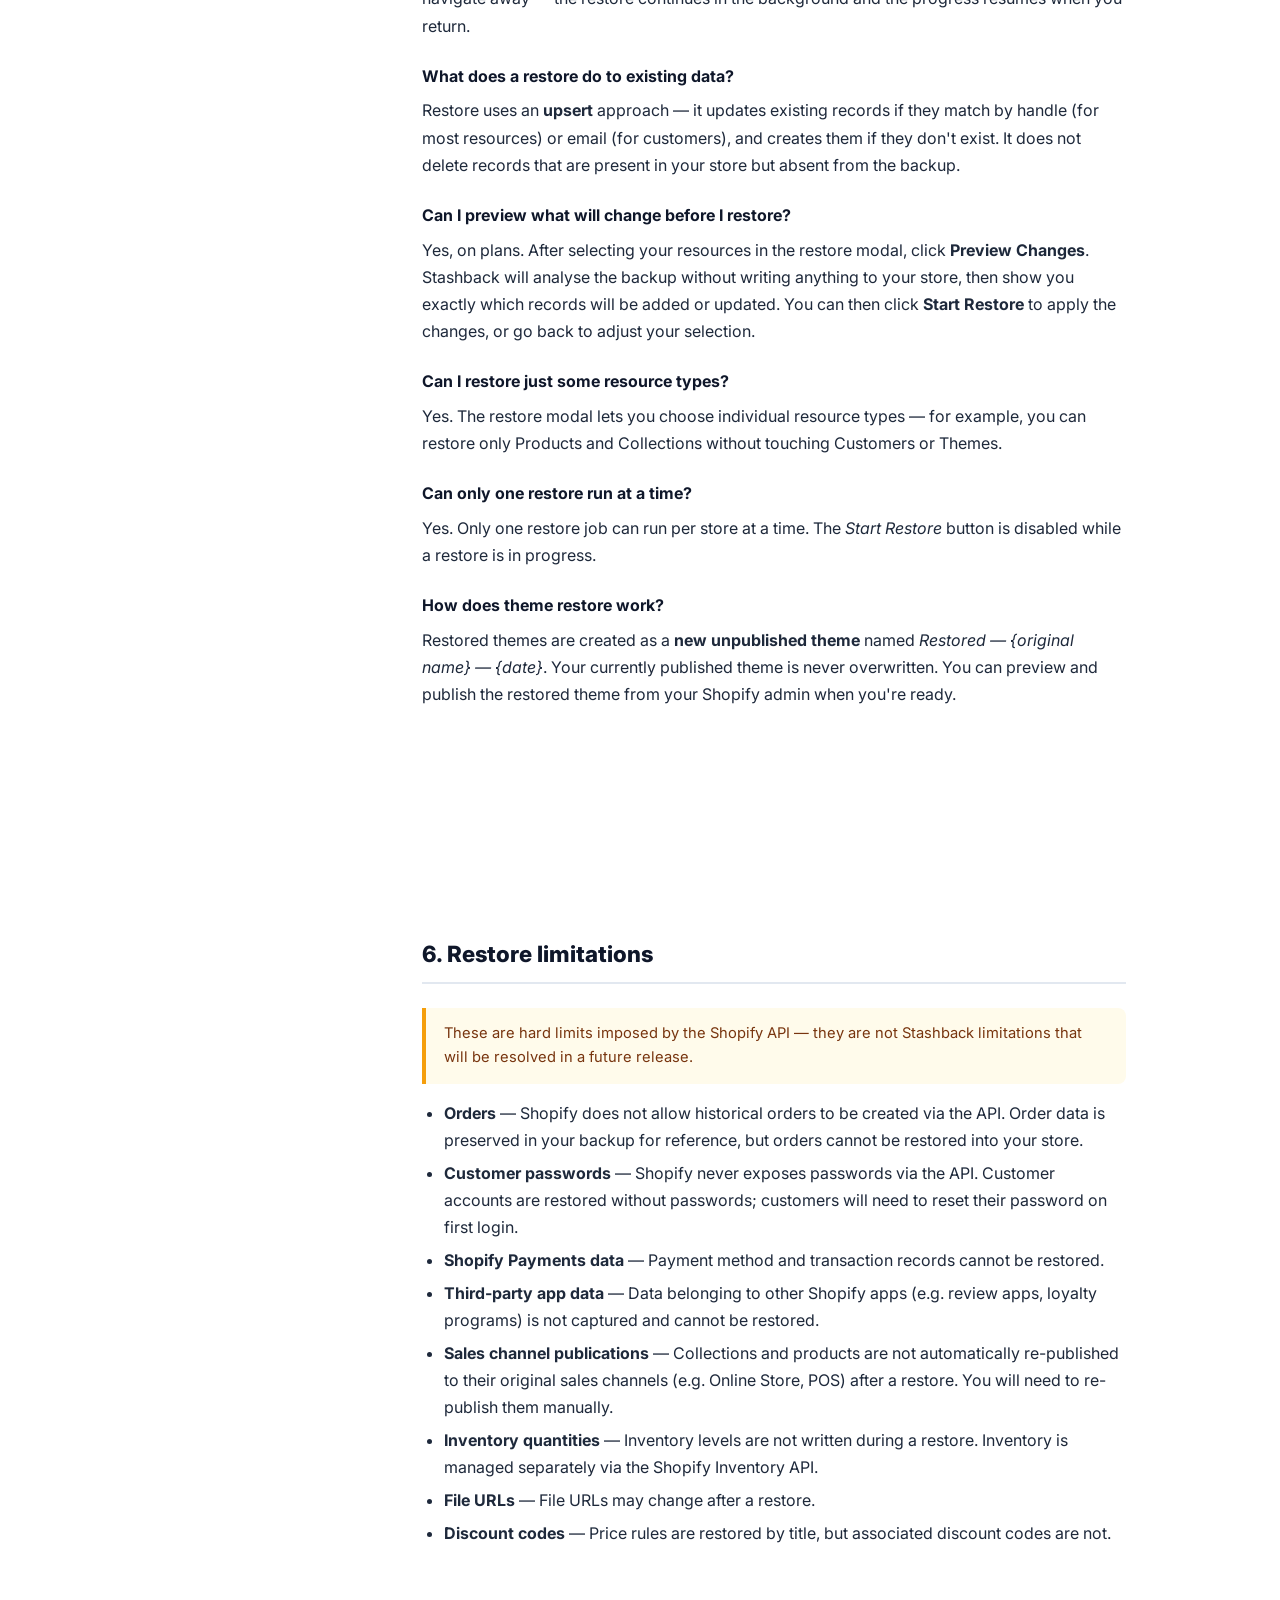
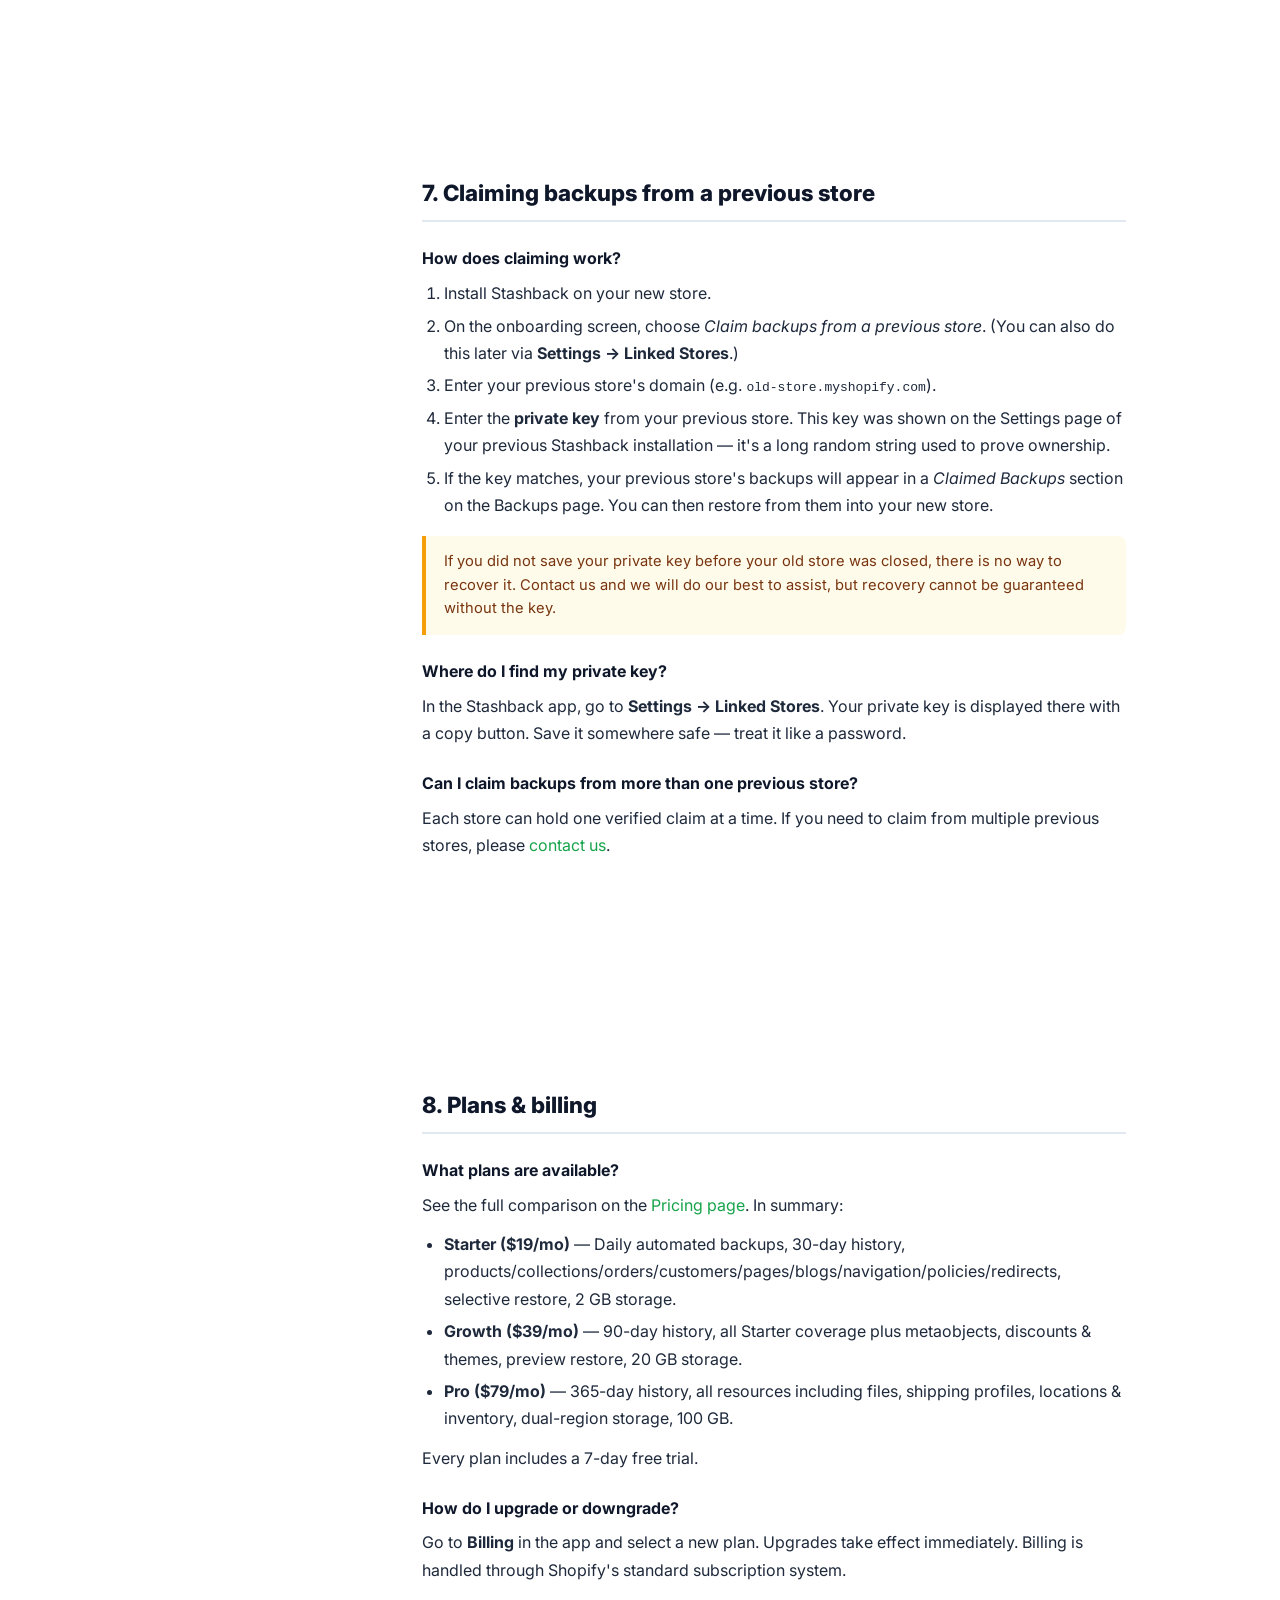
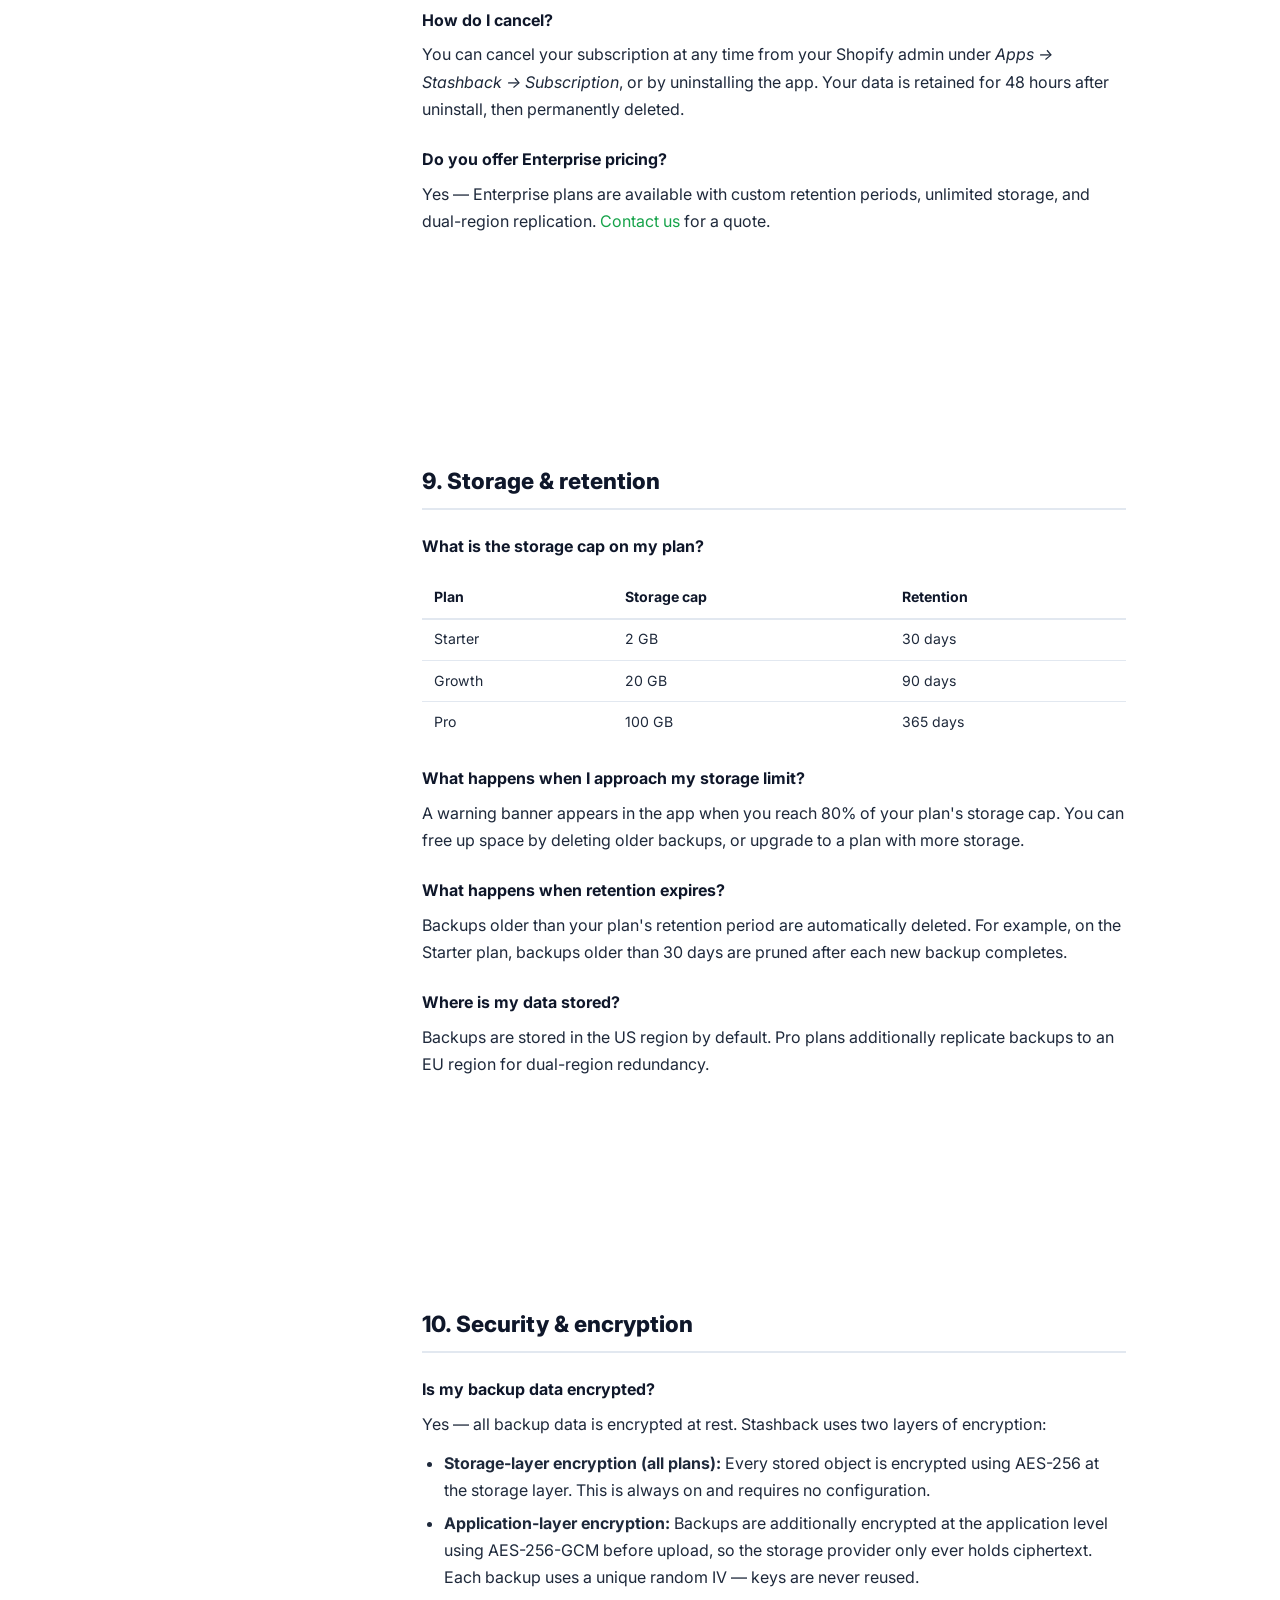
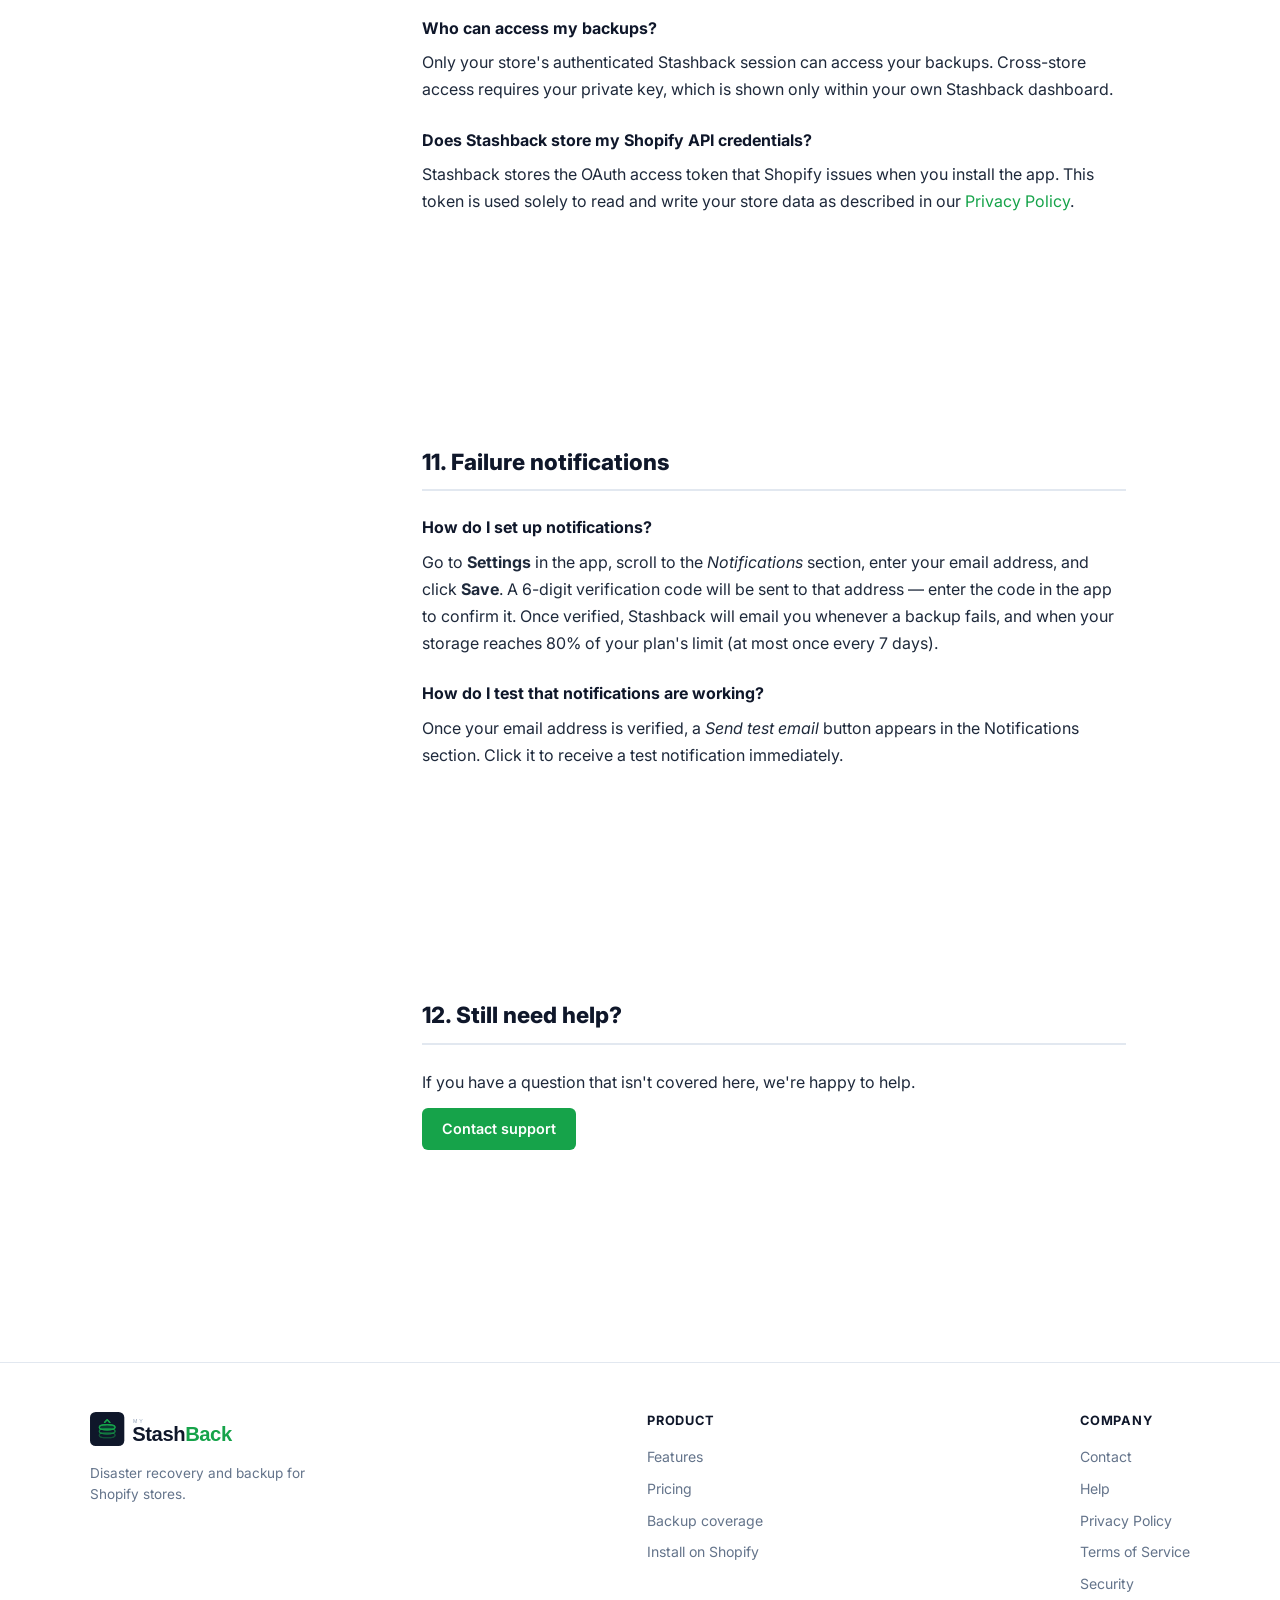
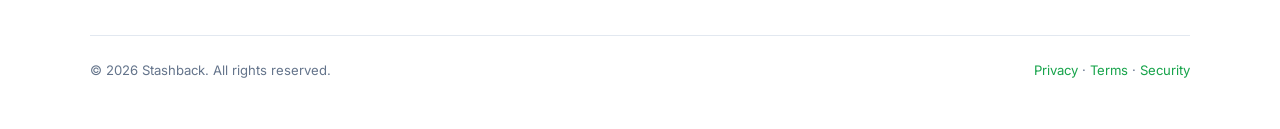
<file: help.html>
<!DOCTYPE html>
<html lang="en">
<head>
  <meta charset="UTF-8" />
  <meta name="viewport" content="width=device-width, initial-scale=1.0" />
  <title>Help & Support — Stashback</title>
  <meta name="description" content="Guides and answers for Stashback — the Shopify backup and restore app. Learn how to back up your store, restore data, manage plans, and more." />
  <link rel="preconnect" href="https://fonts.googleapis.com">
  <link href="https://fonts.googleapis.com/css2?family=Inter:wght@400;900&display=swap" rel="stylesheet">
  <link rel="stylesheet" href="css/style.css" />
  <link rel="icon" href="/favicon.ico" sizes="any">
  <link rel="icon" href="/favicon-32x32.png" type="image/png">
  <link rel="apple-touch-icon" href="/apple-touch-icon.png">
  <style>
    .help-hero { background: linear-gradient(160deg, #f0fdf4 0%, #f8fafc 60%); padding: 5rem 2rem 4rem; text-align: center; }
    .help-hero h1 { font-size: clamp(1.8rem, 4vw, 2.8rem); font-weight: 800; color: var(--navy); margin-bottom: 1rem; }
    .help-hero p { font-size: 1.1rem; color: var(--gray); }

    .help-layout { max-width: 1100px; margin: 0 auto; padding: 4rem 2rem; display: grid; grid-template-columns: 220px 1fr; gap: 3rem; align-items: start; }

    /* Sidebar */
    .help-sidebar { position: sticky; top: 5rem; }
    .help-sidebar nav { background: var(--gray-light); border: 1px solid var(--border); border-radius: 10px; padding: 1.25rem 1.5rem; }
    .help-sidebar h2 { font-size: .75rem; font-weight: 700; text-transform: uppercase; letter-spacing: .07em; color: var(--gray); margin-bottom: .75rem; }
    .help-sidebar ol { margin: 0; padding: 0; list-style: none; }
    .help-sidebar li { margin-bottom: .1rem; }
    .help-sidebar a { display: block; padding: .35rem .5rem; border-radius: 5px; color: var(--text); text-decoration: none; font-size: .88rem; line-height: 1.4; transition: background .15s, color .15s; }
    .help-sidebar a:hover, .help-sidebar a.active { background: white; color: var(--green); font-weight: 600; }

    /* Content */
    .help-content {}
    .help-section { margin-bottom: 3.5rem; scroll-margin-top: 5rem; }
    .help-section h2 { font-size: 1.4rem; font-weight: 800; color: var(--navy); border-bottom: 2px solid var(--border); padding-bottom: .6rem; margin-bottom: 1.5rem; }
    .help-section h3 { font-size: 1rem; font-weight: 700; color: var(--navy); margin: 1.5rem 0 .5rem; }
    .help-section p { color: var(--text); line-height: 1.7; margin-bottom: .75rem; }
    .help-section ul, .help-section ol { color: var(--text); line-height: 1.7; padding-left: 1.4rem; margin-bottom: .75rem; }
    .help-section li { margin-bottom: .35rem; }

    .help-note { background: #f0fdf4; border-left: 4px solid var(--green); border-radius: 0 8px 8px 0; padding: .9rem 1.1rem; margin: 1rem 0; font-size: .92rem; color: var(--navy); }
    .help-warning { background: #fffbeb; border-left: 4px solid #f59e0b; border-radius: 0 8px 8px 0; padding: .9rem 1.1rem; margin: 1rem 0; font-size: .92rem; color: #78350f; }

    .plan-badge { display: inline-block; font-size: .72rem; font-weight: 700; padding: .15rem .5rem; border-radius: 4px; vertical-align: middle; margin-left: .35rem; text-transform: uppercase; letter-spacing: .04em; }
    .badge-starter { background: #e0f2fe; color: #0369a1; }
    .badge-growth  { background: #dcfce7; color: #166534; }
    .badge-pro     { background: #ede9fe; color: #6d28d9; }

    .resource-table { width: 100%; border-collapse: collapse; font-size: .88rem; margin: 1rem 0 1.5rem; }
    .resource-table th { text-align: left; padding: .6rem .75rem; border-bottom: 2px solid var(--border); color: var(--navy); font-weight: 700; }
    .resource-table td { padding: .55rem .75rem; border-bottom: 1px solid var(--border); color: var(--text); vertical-align: top; }
    .resource-table tr:last-child td { border-bottom: none; }
    .check { color: var(--green); font-weight: 700; }
    .dash  { color: var(--border); }

    @media (max-width: 700px) {
      .help-layout { grid-template-columns: 1fr; }
      .help-sidebar { position: static; }
    }
  </style>
</head>
<body>

<nav>
  <div class="nav-inner">
    <a class="nav-logo" href="/"><img src="mystashback-logo.svg" alt="Stashback" class="logo-img"></a>
    <ul class="nav-links">
      <li><a href="index.html#features">Features</a></li>
      <li><a href="pricing.html">Pricing</a></li>
      <li><a href="backup-coverage.html">Coverage</a></li>
      <li><a href="contact.html">Contact</a></li>
      <li><a href="help.html">Help</a></li>
      <li><a href="https://apps.shopify.com/stashback" class="btn btn-primary">Start free trial</a></li>
    </ul>
    <button class="nav-toggle" aria-label="Open menu" aria-expanded="false"><span></span><span></span><span></span></button>
  </div>
</nav>

<div class="help-hero">
  <div class="hero-badge">Help & Support</div>
  <h1>How can we help?</h1>
  <p>Everything you need to know about backing up and restoring your Shopify store with Stashback.</p>
</div>

<div class="help-layout">

  <!-- Sidebar -->
  <aside class="help-sidebar">
    <nav>
      <h2>Contents</h2>
      <ol>
        <li><a href="#getting-started">Getting started</a></li>
        <li><a href="#backups">Creating backups</a></li>
        <li><a href="#scheduling">Automated schedules</a></li>
        <li><a href="#what-is-backed-up">What gets backed up</a></li>
        <li><a href="#restore">Restoring your store</a></li>
        <li><a href="#restore-limitations">Restore limitations</a></li>
        <li><a href="#cross-store">Claiming backups from a previous store</a></li>
        <li><a href="#plans">Plans &amp; billing</a></li>
        <li><a href="#storage">Storage &amp; retention</a></li>
        <li><a href="#security">Security &amp; encryption</a></li>
        <li><a href="#notifications">Failure notifications</a></li>
        <li><a href="#contact">Still need help?</a></li>
      </ol>
    </nav>
  </aside>

  <!-- Main content -->
  <div class="help-content">

    <!-- 1. Getting started -->
    <section class="help-section" id="getting-started">
      <h2>1. Getting started</h2>

      <h3>How do I install Stashback?</h3>
      <p>Search for <strong>Stashback</strong> in the <a href="https://apps.shopify.com/stashback">Shopify App Store</a> and click <em>Install</em>. The app is free to install — no credit card required.</p>

      <h3>What happens after I install?</h3>
      <p>On your first visit you'll be asked whether you're starting a new store or want to claim backups from a previous store. If you're starting fresh, click <em>Start fresh</em> and you'll land on the dashboard. Your first manual backup is ready to run immediately.</p>

      <h3>Is there a free trial?</h3>
      <p>Yes — every plan includes a 7-day free trial. You can install, run backups, and test the app at no charge until the trial ends. No credit card required to start.</p>
    </section>

    <!-- 2. Backups -->
    <section class="help-section" id="backups">
      <h2>2. Creating backups</h2>

      <h3>How do I run a manual backup?</h3>
      <p>From the dashboard, click <strong>Back Up Now</strong>. A progress bar will appear and update in real time. Depending on the size of your store, a full backup typically takes a few minutes.</p>

      <h3>How many manual backups can I run per day?</h3>
      <table class="resource-table">
        <thead><tr><th>Plan</th><th>Manual backups per day</th></tr></thead>
        <tbody>
          <tr><td>Starter</td><td>1</td></tr>
          <tr><td>Growth</td><td>3</td></tr>
          <tr><td>Pro</td><td>Unlimited</td></tr>
        </tbody>
      </table>

      <h3>Can I download my backup file?</h3>
      <p>Yes. From the <strong>Backups</strong> page, click the download icon next to any completed backup. You'll receive a <code>.tar.gz</code> archive containing your data as NDJSON files, plus any product images and theme assets that were captured.</p>
      <div class="help-note">Download links expire after 1 hour. If your link has expired, simply click the download icon again to generate a new one.</div>

      <h3>Can I upload a backup file?</h3>
      <p>Yes. On the <strong>Backups</strong> page, click <em>Upload backup file</em> and select a <code>.tar.gz</code> file previously downloaded from Stashback. Once uploaded it appears in your backup history and can be used for a restore.</p>

      <h3>Can I export customers or orders as a CSV?</h3>
      <p>Yes. On the <strong>Backups</strong> page, any completed backup that includes customers or orders will show <em>Customers CSV</em> and <em>Orders CSV</em> export buttons next to that backup row. Click either button to download a CSV of that data from the backup.</p>

      <h3>How do I delete a backup?</h3>
      <p>On the <strong>Backups</strong> page, use the delete action on any backup row. Deletion is permanent — deleted backups cannot be recovered.</p>
    </section>

    <!-- 3. Scheduling -->
    <section class="help-section" id="scheduling">
      <h2>3. Automated schedules</h2>

      <h3>How do I turn on automatic backups?</h3>
      <p>Go to <strong>Schedule</strong> in the app navigation, choose your frequency, backup time, and retention period, then click <strong>Save &amp; Enable</strong>. Stashback will run backups on your schedule automatically — no action required.</p>

      <h3>What frequencies are available?</h3>
      <ul>
        <li><strong>Daily</strong></li>
        <li><strong>Weekly</strong> — choose the day of the week</li>
        <li><strong>Monthly</strong> — runs on the first occurrence of the chosen day each month</li>
      </ul>
      <p>Automated scheduling requires a paid plan.</p>

      <h3>Can I choose what time of day backups run?</h3>
      <p>Yes. On the <strong>Schedule</strong> page you can select any hour (00:00–23:00 UTC) for your backups to run. The app shows the next and last run times converted to your local browser time.</p>

      <h3>Can I set a custom retention period on my schedule?</h3>
      <p>Yes. The Schedule page lets you configure how long backups are kept independently of your plan's maximum. Available options depend on your plan: 7, 14, or 30 days on Starter; additionally 90 days on Growth; and additionally 365 days on Pro. Backups older than the configured period are automatically deleted after each run.</p>
    </section>

    <!-- 4. What gets backed up -->
    <section class="help-section" id="what-is-backed-up">
      <h2>4. What gets backed up</h2>
      <p>The resources included in your backup depend on your plan.</p>

      <table class="resource-table">
        <thead>
          <tr>
            <th>Resource</th>
            <th>Starter</th>
            <th>Growth</th>
            <th>Pro</th>
          </tr>
        </thead>
        <tbody>
          <tr><td>Products (variants, images, metafields, SEO)</td><td class="check">✓</td><td class="check">✓</td><td class="check">✓</td></tr>
          <tr><td>Collections (smart &amp; manual)</td><td class="check">✓</td><td class="check">✓</td><td class="check">✓</td></tr>
          <tr><td>Pages (HTML content, SEO)</td><td class="check">✓</td><td class="check">✓</td><td class="check">✓</td></tr>
          <tr><td>Blogs &amp; articles</td><td class="check">✓</td><td class="check">✓</td><td class="check">✓</td></tr>
          <tr><td>Navigation menus</td><td class="check">✓</td><td class="check">✓</td><td class="check">✓</td></tr>
          <tr><td>Shop policies</td><td class="check">✓</td><td class="check">✓</td><td class="check">✓</td></tr>
          <tr><td>Redirects</td><td class="check">✓</td><td class="check">✓</td><td class="check">✓</td></tr>
          <tr><td>Orders (line items, transactions, fulfillments)</td><td class="check">✓</td><td class="check">✓</td><td class="check">✓</td></tr>
          <tr><td>Customers (addresses, tags, metafields)</td><td class="check">✓</td><td class="check">✓</td><td class="check">✓</td></tr>
          <tr><td>Metaobjects &amp; definitions</td><td class="dash">—</td><td class="check">✓</td><td class="check">✓</td></tr>
          <tr><td>Discounts &amp; price rules</td><td class="dash">—</td><td class="check">✓</td><td class="check">✓</td></tr>
          <tr><td>Themes (all .liquid, .json, .css, .js assets)</td><td class="dash">—</td><td class="check">✓</td><td class="check">✓</td></tr>
          <tr><td>Files (images, documents, video)</td><td class="dash">—</td><td class="dash">—</td><td class="check">✓</td></tr>
          <tr><td>Shipping profiles &amp; zones</td><td class="dash">—</td><td class="dash">—</td><td class="check">✓</td></tr>
          <tr><td>Locations &amp; inventory levels</td><td class="dash">—</td><td class="dash">—</td><td class="check">✓</td></tr>
        </tbody>
      </table>

      <h3>Are product images included in the backup?</h3>
      <p>Yes. Product images are downloaded into the backup archive so they remain available even if the original Shopify CDN URL later becomes unavailable (e.g. if the product is deleted).</p>

      <p>For a full breakdown of every resource — including field-level detail, restore limitations, and plan-by-plan differences — see the <a href="backup-coverage.html">Backup Coverage page</a>.</p>
    </section>

    <!-- 5. Restore -->
    <section class="help-section" id="restore">
      <h2>5. Restoring your store</h2>
      <p>Restore is available on <span class="plan-badge badge-starter">Starter</span> <span class="plan-badge badge-growth">Growth</span> <span class="plan-badge badge-pro">Pro</span> plans.</p>

      <h3>How do I start a restore?</h3>
      <ol>
        <li>Go to the <strong>Restore</strong> page.</li>
        <li>Find the backup you want to restore from and click <strong>Restore</strong>.</li>
        <li>In the modal, tick the resource types you want to restore (or use <em>Select all</em>).</li>
        <li>Review the warning and click <strong>Start Restore</strong>.</li>
      </ol>
      <p>A live progress bar will appear showing the current resource being processed. You can navigate away — the restore continues in the background and the progress resumes when you return.</p>

      <h3>What does a restore do to existing data?</h3>
      <p>Restore uses an <strong>upsert</strong> approach — it updates existing records if they match by handle (for most resources) or email (for customers), and creates them if they don't exist. It does not delete records that are present in your store but absent from the backup.</p>

      <h3>Can I preview what will change before I restore?</h3>
      <p>Yes, on <span class="plan-badge badge-growth">Growth</span> <span class="plan-badge badge-pro">Pro</span> plans. After selecting your resources in the restore modal, click <strong>Preview Changes</strong>. Stashback will analyse the backup without writing anything to your store, then show you exactly which records will be added or updated. You can then click <strong>Start Restore</strong> to apply the changes, or go back to adjust your selection.</p>

      <h3>Can I restore just some resource types?</h3>
      <p>Yes. The restore modal lets you choose individual resource types — for example, you can restore only Products and Collections without touching Customers or Themes.</p>

      <h3>Can only one restore run at a time?</h3>
      <p>Yes. Only one restore job can run per store at a time. The <em>Start Restore</em> button is disabled while a restore is in progress.</p>

      <h3>How does theme restore work?</h3>
      <p>Restored themes are created as a <strong>new unpublished theme</strong> named <em>Restored — {original name} — {date}</em>. Your currently published theme is never overwritten. You can preview and publish the restored theme from your Shopify admin when you're ready.</p>
    </section>

    <!-- 6. Restore limitations -->
    <section class="help-section" id="restore-limitations">
      <h2>6. Restore limitations</h2>
      <div class="help-warning">These are hard limits imposed by the Shopify API — they are not Stashback limitations that will be resolved in a future release.</div>

      <ul>
        <li><strong>Orders</strong> — Shopify does not allow historical orders to be created via the API. Order data is preserved in your backup for reference, but orders cannot be restored into your store.</li>
        <li><strong>Customer passwords</strong> — Shopify never exposes passwords via the API. Customer accounts are restored without passwords; customers will need to reset their password on first login.</li>
        <li><strong>Shopify Payments data</strong> — Payment method and transaction records cannot be restored.</li>
        <li><strong>Third-party app data</strong> — Data belonging to other Shopify apps (e.g. review apps, loyalty programs) is not captured and cannot be restored.</li>
        <li><strong>Sales channel publications</strong> — Collections and products are not automatically re-published to their original sales channels (e.g. Online Store, POS) after a restore. You will need to re-publish them manually.</li>
        <li><strong>Inventory quantities</strong> — Inventory levels are not written during a restore. Inventory is managed separately via the Shopify Inventory API.</li>
        <li><strong>File URLs</strong> — File URLs may change after a restore.</li>
        <li><strong>Discount codes</strong> — Price rules are restored by title, but associated discount codes are not.</li>
      </ul>
    </section>

    <!-- 7. Cross-store restore -->
    <section class="help-section" id="cross-store">
      <h2>7. Claiming backups from a previous store</h2>

      <h3>How does claiming work?</h3>
      <ol>
        <li>Install Stashback on your new store.</li>
        <li>On the onboarding screen, choose <em>Claim backups from a previous store</em>. (You can also do this later via <strong>Settings → Linked Stores</strong>.)</li>
        <li>Enter your previous store's domain (e.g. <code>old-store.myshopify.com</code>).</li>
        <li>Enter the <strong>private key</strong> from your previous store. This key was shown on the Settings page of your previous Stashback installation — it's a long random string used to prove ownership.</li>
        <li>If the key matches, your previous store's backups will appear in a <em>Claimed Backups</em> section on the Backups page. You can then restore from them into your new store.</li>
      </ol>
      <div class="help-warning">If you did not save your private key before your old store was closed, there is no way to recover it. Contact us and we will do our best to assist, but recovery cannot be guaranteed without the key.</div>

      <h3>Where do I find my private key?</h3>
      <p>In the Stashback app, go to <strong>Settings → Linked Stores</strong>. Your private key is displayed there with a copy button. Save it somewhere safe — treat it like a password.</p>

      <h3>Can I claim backups from more than one previous store?</h3>
      <p>Each store can hold one verified claim at a time. If you need to claim from multiple previous stores, please <a href="contact.html">contact us</a>.</p>
    </section>

    <!-- 8. Plans & billing -->
    <section class="help-section" id="plans">
      <h2>8. Plans &amp; billing</h2>

      <h3>What plans are available?</h3>
      <p>See the full comparison on the <a href="pricing.html">Pricing page</a>. In summary:</p>
      <ul>
        <li><strong>Starter ($19/mo)</strong> — Daily automated backups, 30-day history, products/collections/orders/customers/pages/blogs/navigation/policies/redirects, selective restore, 2 GB storage.</li>
        <li><strong>Growth ($39/mo)</strong> — 90-day history, all Starter coverage plus metaobjects, discounts &amp; themes, preview restore, 20 GB storage.</li>
        <li><strong>Pro ($79/mo)</strong> — 365-day history, all resources including files, shipping profiles, locations &amp; inventory, dual-region storage, 100 GB.</li>
      </ul>
      <p>Every plan includes a 7-day free trial.</p>

      <h3>How do I upgrade or downgrade?</h3>
      <p>Go to <strong>Billing</strong> in the app and select a new plan. Upgrades take effect immediately. Billing is handled through Shopify's standard subscription system.</p>

      <h3>How do I cancel?</h3>
      <p>You can cancel your subscription at any time from your Shopify admin under <em>Apps → Stashback → Subscription</em>, or by uninstalling the app. Your data is retained for 48 hours after uninstall, then permanently deleted.</p>

      <h3>Do you offer Enterprise pricing?</h3>
      <p>Yes — Enterprise plans are available with custom retention periods, unlimited storage, and dual-region replication. <a href="contact.html">Contact us</a> for a quote.</p>
    </section>

    <!-- 9. Storage & retention -->
    <section class="help-section" id="storage">
      <h2>9. Storage &amp; retention</h2>

      <h3>What is the storage cap on my plan?</h3>
      <table class="resource-table">
        <thead><tr><th>Plan</th><th>Storage cap</th><th>Retention</th></tr></thead>
        <tbody>
          <tr><td>Starter</td><td>2 GB</td><td>30 days</td></tr>
          <tr><td>Growth</td><td>20 GB</td><td>90 days</td></tr>
          <tr><td>Pro</td><td>100 GB</td><td>365 days</td></tr>
        </tbody>
      </table>

      <h3>What happens when I approach my storage limit?</h3>
      <p>A warning banner appears in the app when you reach 80% of your plan's storage cap. You can free up space by deleting older backups, or upgrade to a plan with more storage.</p>

      <h3>What happens when retention expires?</h3>
      <p>Backups older than your plan's retention period are automatically deleted. For example, on the Starter plan, backups older than 30 days are pruned after each new backup completes.</p>

      <h3>Where is my data stored?</h3>
      <p>Backups are stored in the US region by default. Pro plans additionally replicate backups to an EU region for dual-region redundancy.</p>
    </section>

    <!-- 10. Security -->
    <section class="help-section" id="security">
      <h2>10. Security &amp; encryption</h2>

      <h3>Is my backup data encrypted?</h3>
      <p>Yes — all backup data is encrypted at rest. Stashback uses two layers of encryption:</p>
      <ul>
        <li><strong>Storage-layer encryption (all plans):</strong> Every stored object is encrypted using AES-256 at the storage layer. This is always on and requires no configuration.</li>
        <li><strong>Application-layer encryption:</strong> Backups are additionally encrypted at the application level using AES-256-GCM before upload, so the storage provider only ever holds ciphertext. Each backup uses a unique random IV — keys are never reused.</li>
      </ul>

      <h3>Who can access my backups?</h3>
      <p>Only your store's authenticated Stashback session can access your backups. Cross-store access requires your private key, which is shown only within your own Stashback dashboard.</p>

      <h3>Does Stashback store my Shopify API credentials?</h3>
      <p>Stashback stores the OAuth access token that Shopify issues when you install the app. This token is used solely to read and write your store data as described in our <a href="privacy.html">Privacy Policy</a>.</p>
    </section>

    <!-- 11. Notifications -->
    <section class="help-section" id="notifications">
      <h2>11. Failure notifications</h2>

      <h3>How do I set up notifications?</h3>
      <p>Go to <strong>Settings</strong> in the app, scroll to the <em>Notifications</em> section, enter your email address, and click <strong>Save</strong>. A 6-digit verification code will be sent to that address — enter the code in the app to confirm it. Once verified, Stashback will email you whenever a backup fails, and when your storage reaches 80% of your plan's limit (at most once every 7 days).</p>

      <h3>How do I test that notifications are working?</h3>
      <p>Once your email address is verified, a <em>Send test email</em> button appears in the Notifications section. Click it to receive a test notification immediately.</p>
    </section>

    <!-- 12. Contact -->
    <section class="help-section" id="contact">
      <h2>12. Still need help?</h2>
      <p>If you have a question that isn't covered here, we're happy to help.</p>
      <p><a href="contact.html" class="btn btn-primary">Contact support</a></p>
    </section>

  </div><!-- /help-content -->
</div><!-- /help-layout -->

<footer>
  <div class="footer-inner">
    <div class="footer-brand">
      <a class="nav-logo" href="/"><img src="mystashback-logo.svg" alt="Stashback" class="logo-img"></a>
      <p>Disaster recovery and backup for Shopify stores.</p>
    </div>
    <div class="footer-links">
      <h4>Product</h4>
      <ul>
        <li><a href="index.html#features">Features</a></li>
        <li><a href="pricing.html">Pricing</a></li>
        <li><a href="backup-coverage.html">Backup coverage</a></li>
        <li><a href="https://apps.shopify.com/stashback">Install on Shopify</a></li>
      </ul>
    </div>
    <div class="footer-links">
      <h4>Company</h4>
      <ul>
        <li><a href="contact.html">Contact</a></li>
        <li><a href="help.html">Help</a></li>
        <li><a href="privacy.html">Privacy Policy</a></li>
        <li><a href="terms.html">Terms of Service</a></li>
        <li><a href="security.html">Security</a></li>
      </ul>
    </div>
  </div>
  <div class="footer-bottom">
    <span>© 2026 Stashback. All rights reserved.</span>
    <span><a href="privacy.html">Privacy</a> · <a href="terms.html">Terms</a> · <a href="security.html">Security</a></span>
  </div>
</footer>

<script src="js/nav.js"></script>
<script>
  // Highlight active sidebar link based on scroll position
  const sections = document.querySelectorAll('.help-section');
  const links = document.querySelectorAll('.help-sidebar a');
  const observer = new IntersectionObserver(entries => {
    entries.forEach(entry => {
      if (entry.isIntersecting) {
        links.forEach(l => l.classList.remove('active'));
        const active = document.querySelector(`.help-sidebar a[href="#${entry.target.id}"]`);
        if (active) active.classList.add('active');
      }
    });
  }, { rootMargin: '-20% 0px -70% 0px' });
  sections.forEach(s => observer.observe(s));
</script>

</body>
</html>
</file>
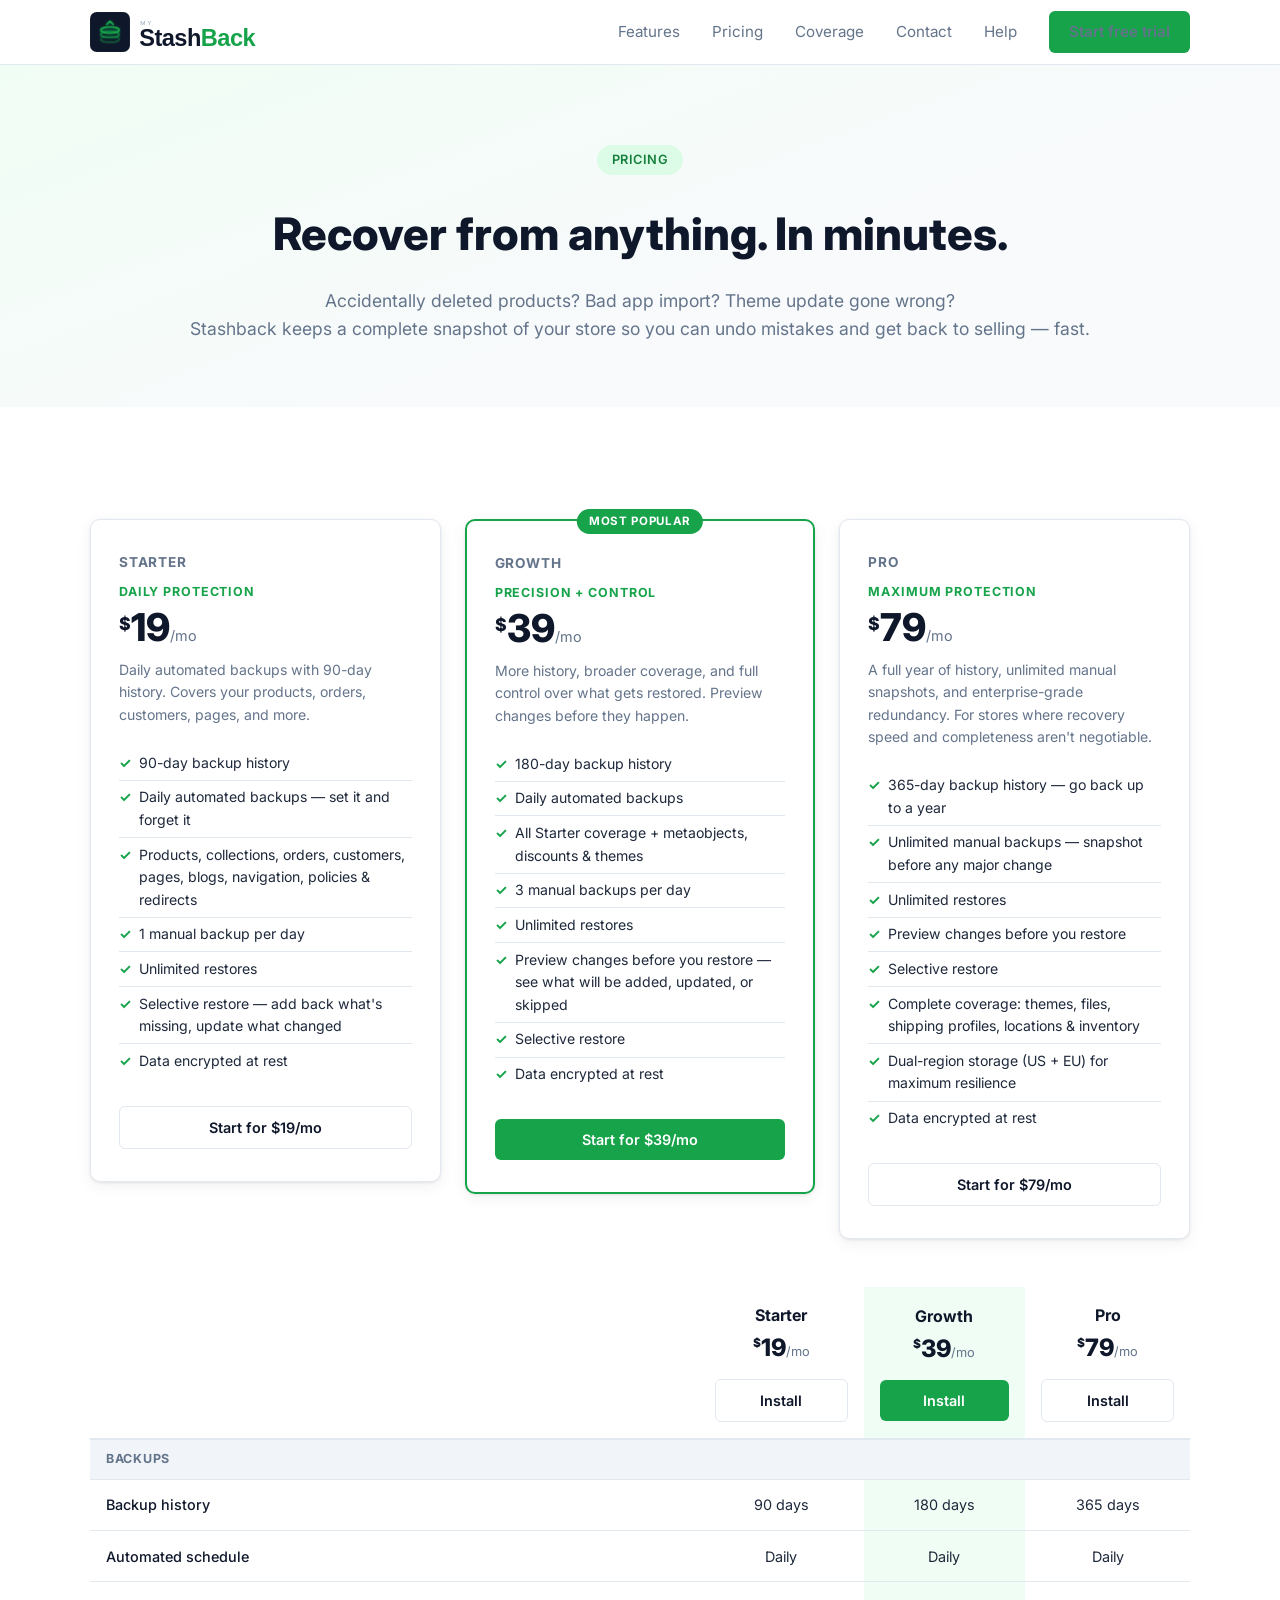
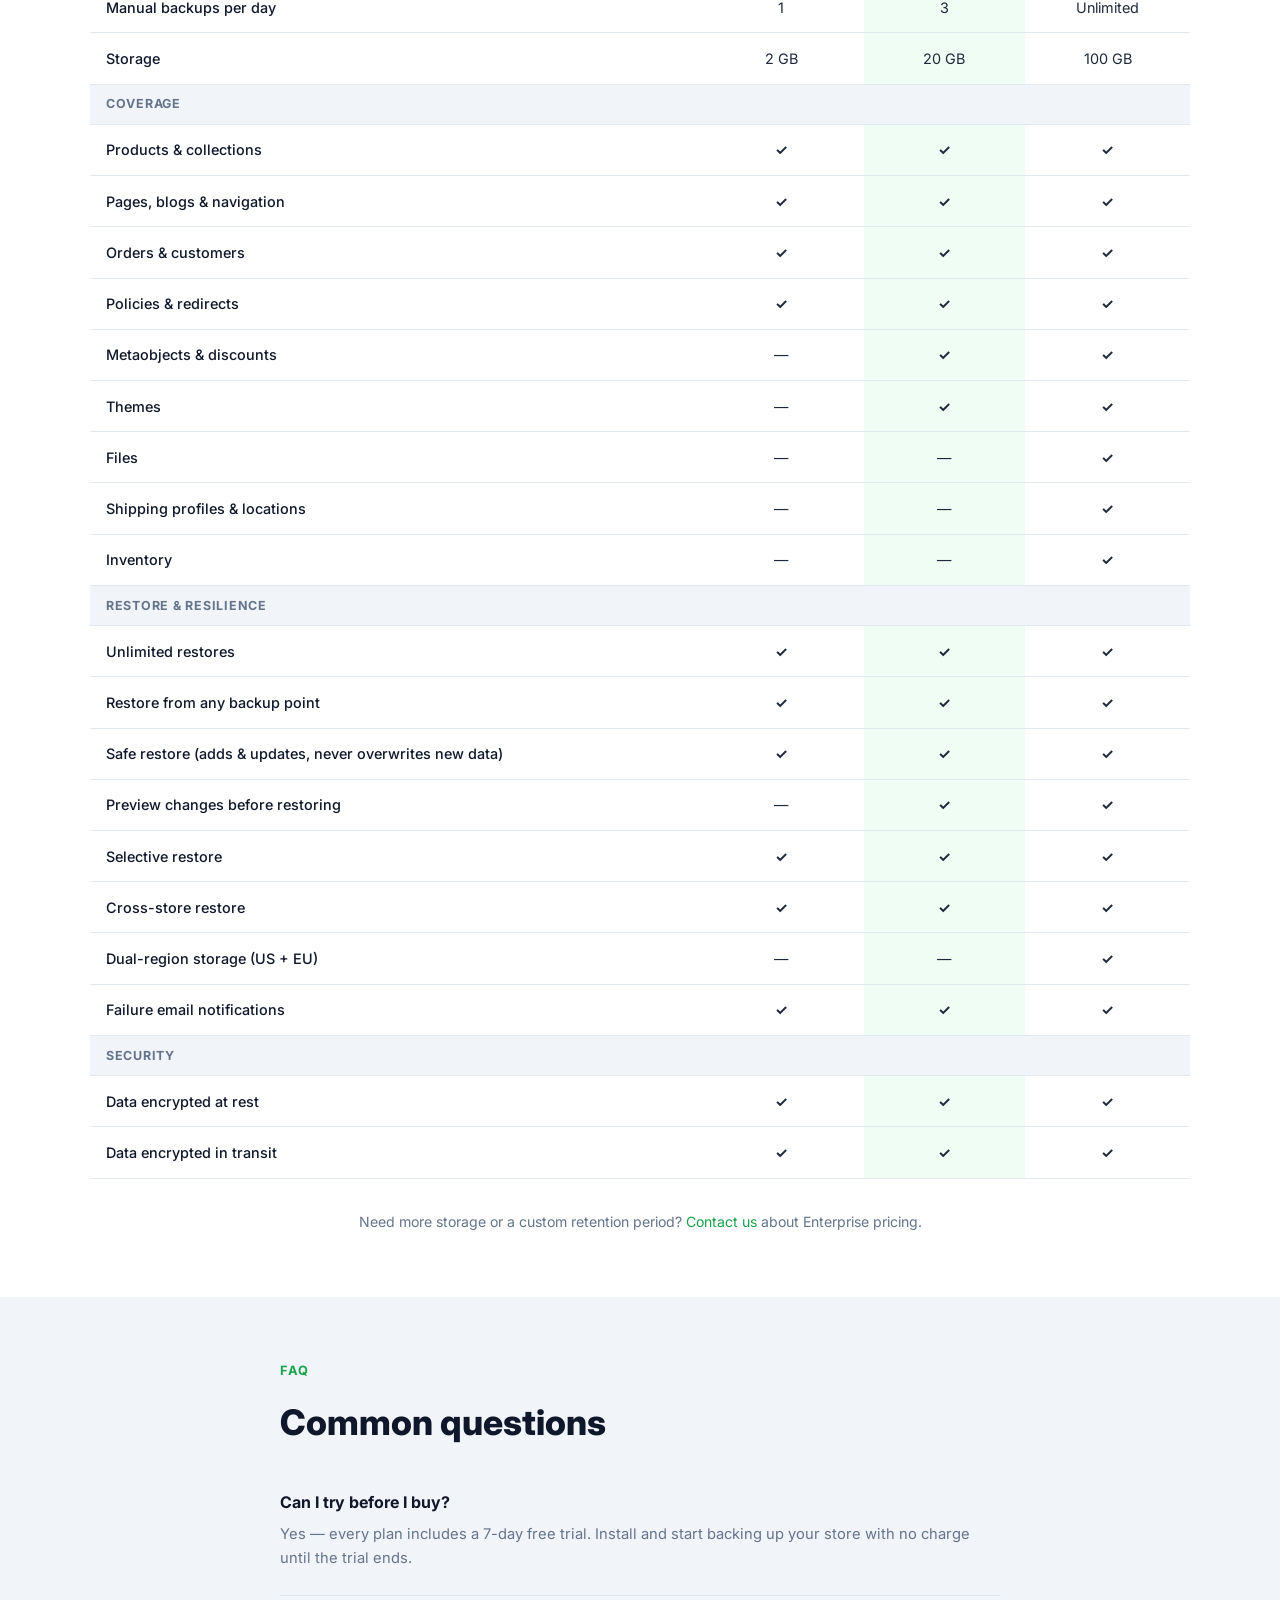
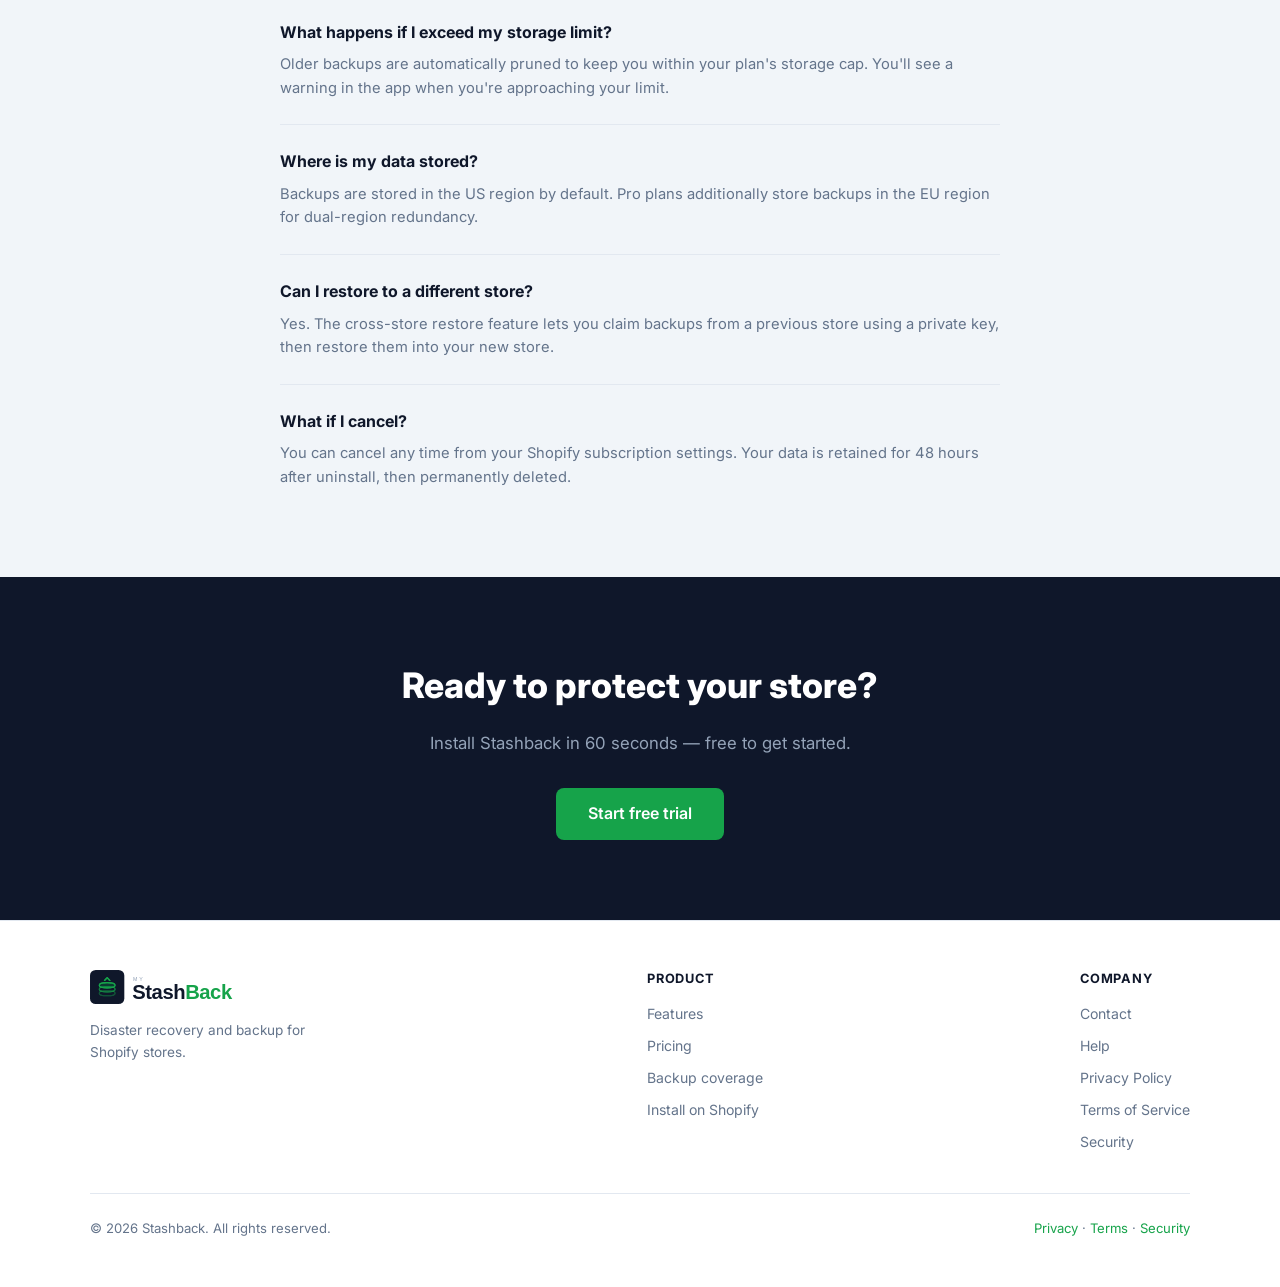
<file: pricing.html>
<!DOCTYPE html>
<html lang="en">
<head>
  <meta charset="UTF-8" />
  <meta name="viewport" content="width=device-width, initial-scale=1.0" />
  <title>Pricing — Stashback</title>
  <meta name="description" content="Simple, transparent pricing for Shopify disaster recovery. Automated backups, point-in-time restore, and multi-region storage. Start free." />
  <link rel="preconnect" href="https://fonts.googleapis.com">
  <link href="https://fonts.googleapis.com/css2?family=Inter:wght@400;900&display=swap" rel="stylesheet">
  <link rel="stylesheet" href="css/style.css" />
  <link rel="icon" href="/favicon.ico" sizes="any">
  <link rel="icon" href="/favicon-32x32.png" type="image/png">
  <link rel="apple-touch-icon" href="/apple-touch-icon.png">
  <style>
    .pricing-hero { background: linear-gradient(160deg, #f0fdf4 0%, #f8fafc 60%); padding: 5rem 2rem 4rem; text-align: center; }
    .pricing-hero h1 { font-size: clamp(1.8rem, 4vw, 2.8rem); font-weight: 800; color: var(--navy); margin-bottom: 1rem; }
    .pricing-hero p { font-size: 1.1rem; color: var(--gray); }
    .pricing-section { padding: 4rem 2rem; }
    .pricing-full { max-width: 1100px; margin: 0 auto; }
    .compare-table { width: 100%; border-collapse: collapse; margin-top: 3rem; font-size: .9rem; }
    .compare-table th { padding: 1rem; text-align: center; font-weight: 700; color: var(--navy); border-bottom: 2px solid var(--border); }
    .compare-table th:first-child { text-align: left; }
    .compare-table td { padding: .85rem 1rem; border-bottom: 1px solid var(--border); text-align: center; color: var(--text); }
    .compare-table td:first-child { text-align: left; font-weight: 500; color: var(--navy); }
    .compare-table tr:hover td { background: var(--gray-light); }
    .compare-table .section-row td { background: var(--gray-light); font-weight: 700; font-size: .78rem; text-transform: uppercase; letter-spacing: .06em; color: var(--gray); padding: .6rem 1rem; }
    .check { color: var(--green); font-weight: 700; }
    .dash { color: var(--border); }
    .plan-th { font-size: 1rem; }
    .plan-th .price { font-size: 1.5rem; font-weight: 800; display: block; color: var(--navy); }
    .plan-th .price sup { font-size: .75rem; vertical-align: top; margin-top: .25rem; display: inline-block; }
    .plan-th .price span { font-size: .8rem; font-weight: 400; color: var(--gray); }
    .plan-th .btn { margin-top: .75rem; display: block; }
    .featured-col { background: #f0fdf4; }
    .plan-tagline { font-size: .78rem; font-weight: 700; text-transform: uppercase; letter-spacing: .07em; color: var(--green); margin-bottom: .4rem; }
    .faq { background: var(--gray-light); padding: 4rem 2rem; }
    .faq-inner { max-width: 720px; margin: 0 auto; }
    .faq-item { border-bottom: 1px solid var(--border); padding: 1.5rem 0; }
    .faq-item:last-child { border-bottom: none; }
    .faq-item h3 { font-size: 1rem; font-weight: 700; color: var(--navy); margin-bottom: .5rem; }
    .faq-item p { font-size: .92rem; color: var(--gray); }
  </style>
</head>
<body>

<nav>
  <div class="nav-inner">
    <a class="nav-logo" href="/"><img src="mystashback-logo.svg" alt="Stashback" class="logo-img"></a>
    <ul class="nav-links">
      <li><a href="index.html#features">Features</a></li>
      <li><a href="pricing.html">Pricing</a></li>
      <li><a href="backup-coverage.html">Coverage</a></li>
      <li><a href="contact.html">Contact</a></li>
      <li><a href="help.html">Help</a></li>
      <li><a href="https://apps.shopify.com/stashback" class="btn btn-primary">Start free trial</a></li>
    </ul>
    <button class="nav-toggle" aria-label="Open menu" aria-expanded="false"><span></span><span></span><span></span></button>
  </div>
</nav>

<div class="pricing-hero">
  <div class="hero-badge">Pricing</div>
  <h1>Recover from anything. In minutes.</h1>
  <p>Accidentally deleted products? Bad app import? Theme update gone wrong?<br>Stashback keeps a complete snapshot of your store so you can undo mistakes and get back to selling — fast.</p>
</div>

<section class="pricing-section">
  <div class="pricing-full">
    <div class="pricing-grid">
      <div class="plan-card">
        <div class="plan-name">Starter</div>
        <div class="plan-tagline">Daily protection</div>
        <div class="plan-price"><sup>$</sup>19<span>/mo</span></div>
        <div class="plan-desc">Daily automated backups with 90-day history. Covers your products, orders, customers, pages, and more.</div>
        <ul class="plan-features">
          <li>90-day backup history</li>
          <li>Daily automated backups — set it and forget it</li>
          <li>Products, collections, orders, customers, pages, blogs, navigation, policies &amp; redirects</li>
          <li>1 manual backup per day</li>
          <li>Unlimited restores</li>
          <li>Selective restore — add back what's missing, update what changed</li>
          <li>Data encrypted at rest</li>
        </ul>
        <a href="https://apps.shopify.com/stashback" class="btn btn-outline">Start for $19/mo</a>
      </div>
      <div class="plan-card featured">
        <div class="plan-badge">Most popular</div>
        <div class="plan-name">Growth</div>
        <div class="plan-tagline">Precision + control</div>
        <div class="plan-price"><sup>$</sup>39<span>/mo</span></div>
        <div class="plan-desc">More history, broader coverage, and full control over what gets restored. Preview changes before they happen.</div>
        <ul class="plan-features">
          <li>180-day backup history</li>
          <li>Daily automated backups</li>
          <li>All Starter coverage + metaobjects, discounts &amp; themes</li>
          <li>3 manual backups per day</li>
          <li>Unlimited restores</li>
          <li>Preview changes before you restore — see what will be added, updated, or skipped</li>
          <li>Selective restore</li>
          <li>Data encrypted at rest</li>
        </ul>
        <a href="https://apps.shopify.com/stashback" class="btn btn-primary">Start for $39/mo</a>
      </div>
      <div class="plan-card">
        <div class="plan-name">Pro</div>
        <div class="plan-tagline">Maximum protection</div>
        <div class="plan-price"><sup>$</sup>79<span>/mo</span></div>
        <div class="plan-desc">A full year of history, unlimited manual snapshots, and enterprise-grade redundancy. For stores where recovery speed and completeness aren't negotiable.</div>
        <ul class="plan-features">
          <li>365-day backup history — go back up to a year</li>
          <li>Unlimited manual backups — snapshot before any major change</li>
          <li>Unlimited restores</li>
          <li>Preview changes before you restore</li>
          <li>Selective restore</li>
          <li>Complete coverage: themes, files, shipping profiles, locations &amp; inventory</li>
          <li>Dual-region storage (US + EU) for maximum resilience</li>
          <li>Data encrypted at rest</li>
        </ul>
        <a href="https://apps.shopify.com/stashback" class="btn btn-outline">Start for $79/mo</a>
      </div>
    </div>

    <div class="table-scroll">
    <table class="compare-table">
      <thead>
        <tr>
          <th></th>
          <th class="plan-th">Starter<span class="price"><sup>$</sup>19<span>/mo</span></span><a href="https://apps.shopify.com/stashback" class="btn btn-outline btn-sm">Install</a></th>
          <th class="plan-th featured-col">Growth<span class="price"><sup>$</sup>39<span>/mo</span></span><a href="https://apps.shopify.com/stashback" class="btn btn-primary btn-sm">Install</a></th>
          <th class="plan-th">Pro<span class="price"><sup>$</sup>79<span>/mo</span></span><a href="https://apps.shopify.com/stashback" class="btn btn-outline btn-sm">Install</a></th>
        </tr>
      </thead>
      <tbody>
        <tr class="section-row"><td colspan="4">Backups</td></tr>
        <tr><td>Backup history</td><td>90 days</td><td class="featured-col">180 days</td><td>365 days</td></tr>
        <tr><td>Automated schedule</td><td>Daily</td><td class="featured-col">Daily</td><td>Daily</td></tr>
        <tr><td>Manual backups per day</td><td>1</td><td class="featured-col">3</td><td>Unlimited</td></tr>
        <tr><td>Storage</td><td>2 GB</td><td class="featured-col">20 GB</td><td>100 GB</td></tr>

        <tr class="section-row"><td colspan="4">Coverage</td></tr>
        <tr><td>Products &amp; collections</td><td class="check">✓</td><td class="featured-col check">✓</td><td class="check">✓</td></tr>
        <tr><td>Pages, blogs &amp; navigation</td><td class="check">✓</td><td class="featured-col check">✓</td><td class="check">✓</td></tr>
        <tr><td>Orders &amp; customers</td><td class="check">✓</td><td class="featured-col check">✓</td><td class="check">✓</td></tr>
        <tr><td>Policies &amp; redirects</td><td class="check">✓</td><td class="featured-col check">✓</td><td class="check">✓</td></tr>
        <tr><td>Metaobjects &amp; discounts</td><td class="dash">—</td><td class="featured-col check">✓</td><td class="check">✓</td></tr>
        <tr><td>Themes</td><td class="dash">—</td><td class="featured-col check">✓</td><td class="check">✓</td></tr>
        <tr><td>Files</td><td class="dash">—</td><td class="featured-col dash">—</td><td class="check">✓</td></tr>
        <tr><td>Shipping profiles &amp; locations</td><td class="dash">—</td><td class="featured-col dash">—</td><td class="check">✓</td></tr>
        <tr><td>Inventory</td><td class="dash">—</td><td class="featured-col dash">—</td><td class="check">✓</td></tr>

        <tr class="section-row"><td colspan="4">Restore &amp; resilience</td></tr>
        <tr><td>Unlimited restores</td><td class="check">✓</td><td class="featured-col check">✓</td><td class="check">✓</td></tr>
        <tr><td>Restore from any backup point</td><td class="check">✓</td><td class="featured-col check">✓</td><td class="check">✓</td></tr>
        <tr><td>Safe restore (adds &amp; updates, never overwrites new data)</td><td class="check">✓</td><td class="featured-col check">✓</td><td class="check">✓</td></tr>
        <tr><td>Preview changes before restoring</td><td class="dash">—</td><td class="featured-col check">✓</td><td class="check">✓</td></tr>
        <tr><td>Selective restore</td><td class="check">✓</td><td class="featured-col check">✓</td><td class="check">✓</td></tr>
        <tr><td>Cross-store restore</td><td class="check">✓</td><td class="featured-col check">✓</td><td class="check">✓</td></tr>
        <tr><td>Dual-region storage (US + EU)</td><td class="dash">—</td><td class="featured-col dash">—</td><td class="check">✓</td></tr>
        <tr><td>Failure email notifications</td><td class="check">✓</td><td class="featured-col check">✓</td><td class="check">✓</td></tr>

        <tr class="section-row"><td colspan="4">Security</td></tr>
        <tr><td>Data encrypted at rest</td><td class="check">✓</td><td class="featured-col check">✓</td><td class="check">✓</td></tr>
        <tr><td>Data encrypted in transit</td><td class="check">✓</td><td class="featured-col check">✓</td><td class="check">✓</td></tr>
      </tbody>
    </table>
    </div>

    <p style="text-align:center;margin-top:2rem;font-size:.88rem;color:var(--gray);">Need more storage or a custom retention period? <a href="contact.html">Contact us</a> about Enterprise pricing.</p>
  </div>
</section>

<section class="faq">
  <div class="faq-inner">
    <div class="section-label">FAQ</div>
    <h2 class="section-title">Common questions</h2>

    <div class="faq-item">
      <h3>Can I try before I buy?</h3>
      <p>Yes — every plan includes a 7-day free trial. Install and start backing up your store with no charge until the trial ends.</p>
    </div>
    <div class="faq-item">
      <h3>What happens if I exceed my storage limit?</h3>
      <p>Older backups are automatically pruned to keep you within your plan's storage cap. You'll see a warning in the app when you're approaching your limit.</p>
    </div>
    <div class="faq-item">
      <h3>Where is my data stored?</h3>
      <p>Backups are stored in the US region by default. Pro plans additionally store backups in the EU region for dual-region redundancy.</p>
    </div>
    <div class="faq-item">
      <h3>Can I restore to a different store?</h3>
      <p>Yes. The cross-store restore feature lets you claim backups from a previous store using a private key, then restore them into your new store.</p>
    </div>
    <div class="faq-item">
      <h3>What if I cancel?</h3>
      <p>You can cancel any time from your Shopify subscription settings. Your data is retained for 48 hours after uninstall, then permanently deleted.</p>
    </div>
  </div>
</section>

<div class="cta-band">
  <h2>Ready to protect your store?</h2>
  <p>Install Stashback in 60 seconds — free to get started.</p>
  <a href="https://apps.shopify.com/stashback" class="btn btn-primary btn-lg">Start free trial</a>
</div>

<footer>
  <div class="footer-inner">
    <div class="footer-brand">
      <a class="nav-logo" href="/"><img src="mystashback-logo.svg" alt="Stashback" class="logo-img"></a>
      <p>Disaster recovery and backup for Shopify stores.</p>
    </div>
    <div class="footer-links">
      <h4>Product</h4>
      <ul>
        <li><a href="index.html#features">Features</a></li>
        <li><a href="pricing.html">Pricing</a></li>
        <li><a href="backup-coverage.html">Backup coverage</a></li>
        <li><a href="https://apps.shopify.com/stashback">Install on Shopify</a></li>
      </ul>
    </div>
    <div class="footer-links">
      <h4>Company</h4>
      <ul>
        <li><a href="contact.html">Contact</a></li>
        <li><a href="help.html">Help</a></li>
        <li><a href="privacy.html">Privacy Policy</a></li>
        <li><a href="terms.html">Terms of Service</a></li>
        <li><a href="security.html">Security</a></li>
      </ul>
    </div>
  </div>
  <div class="footer-bottom">
    <span>© 2026 Stashback. All rights reserved.</span>
    <span><a href="privacy.html">Privacy</a> · <a href="terms.html">Terms</a> · <a href="security.html">Security</a></span>
  </div>
</footer>

<script src="js/nav.js"></script>
</body>
</html>
</file>
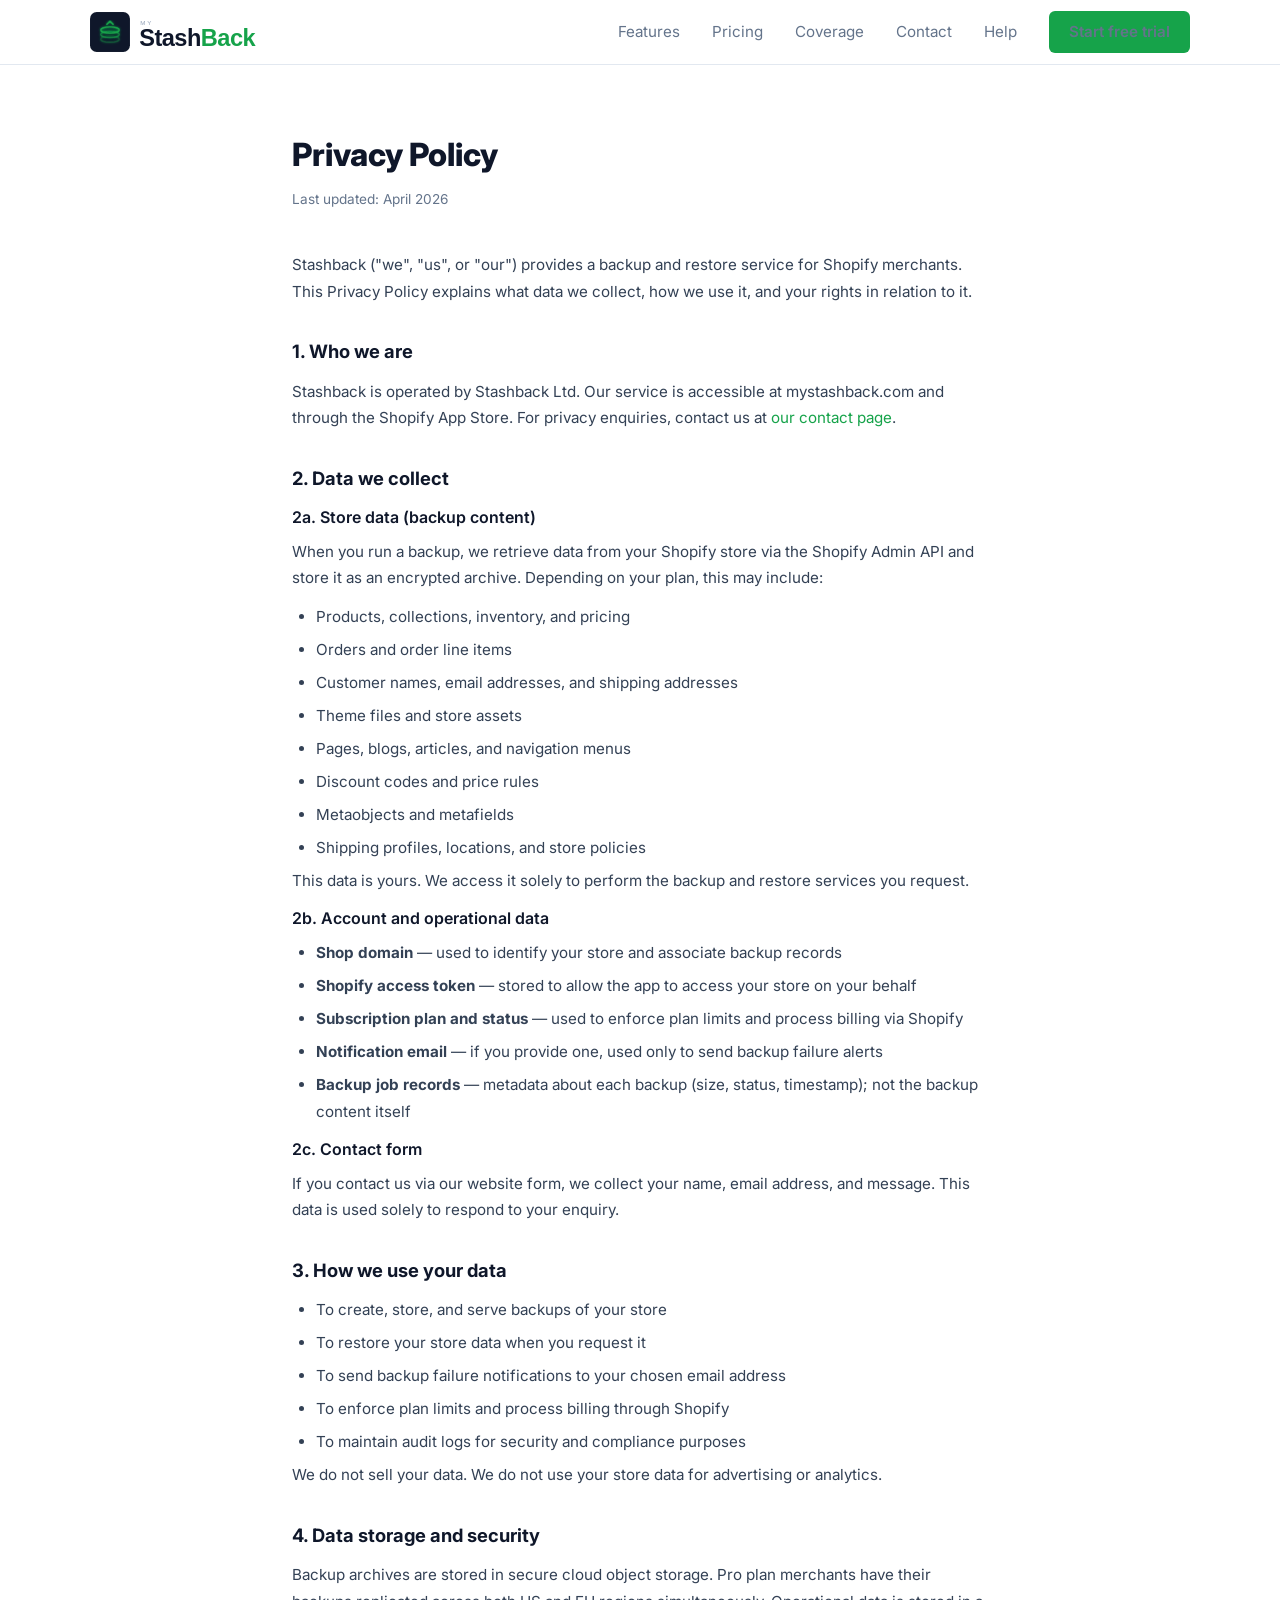
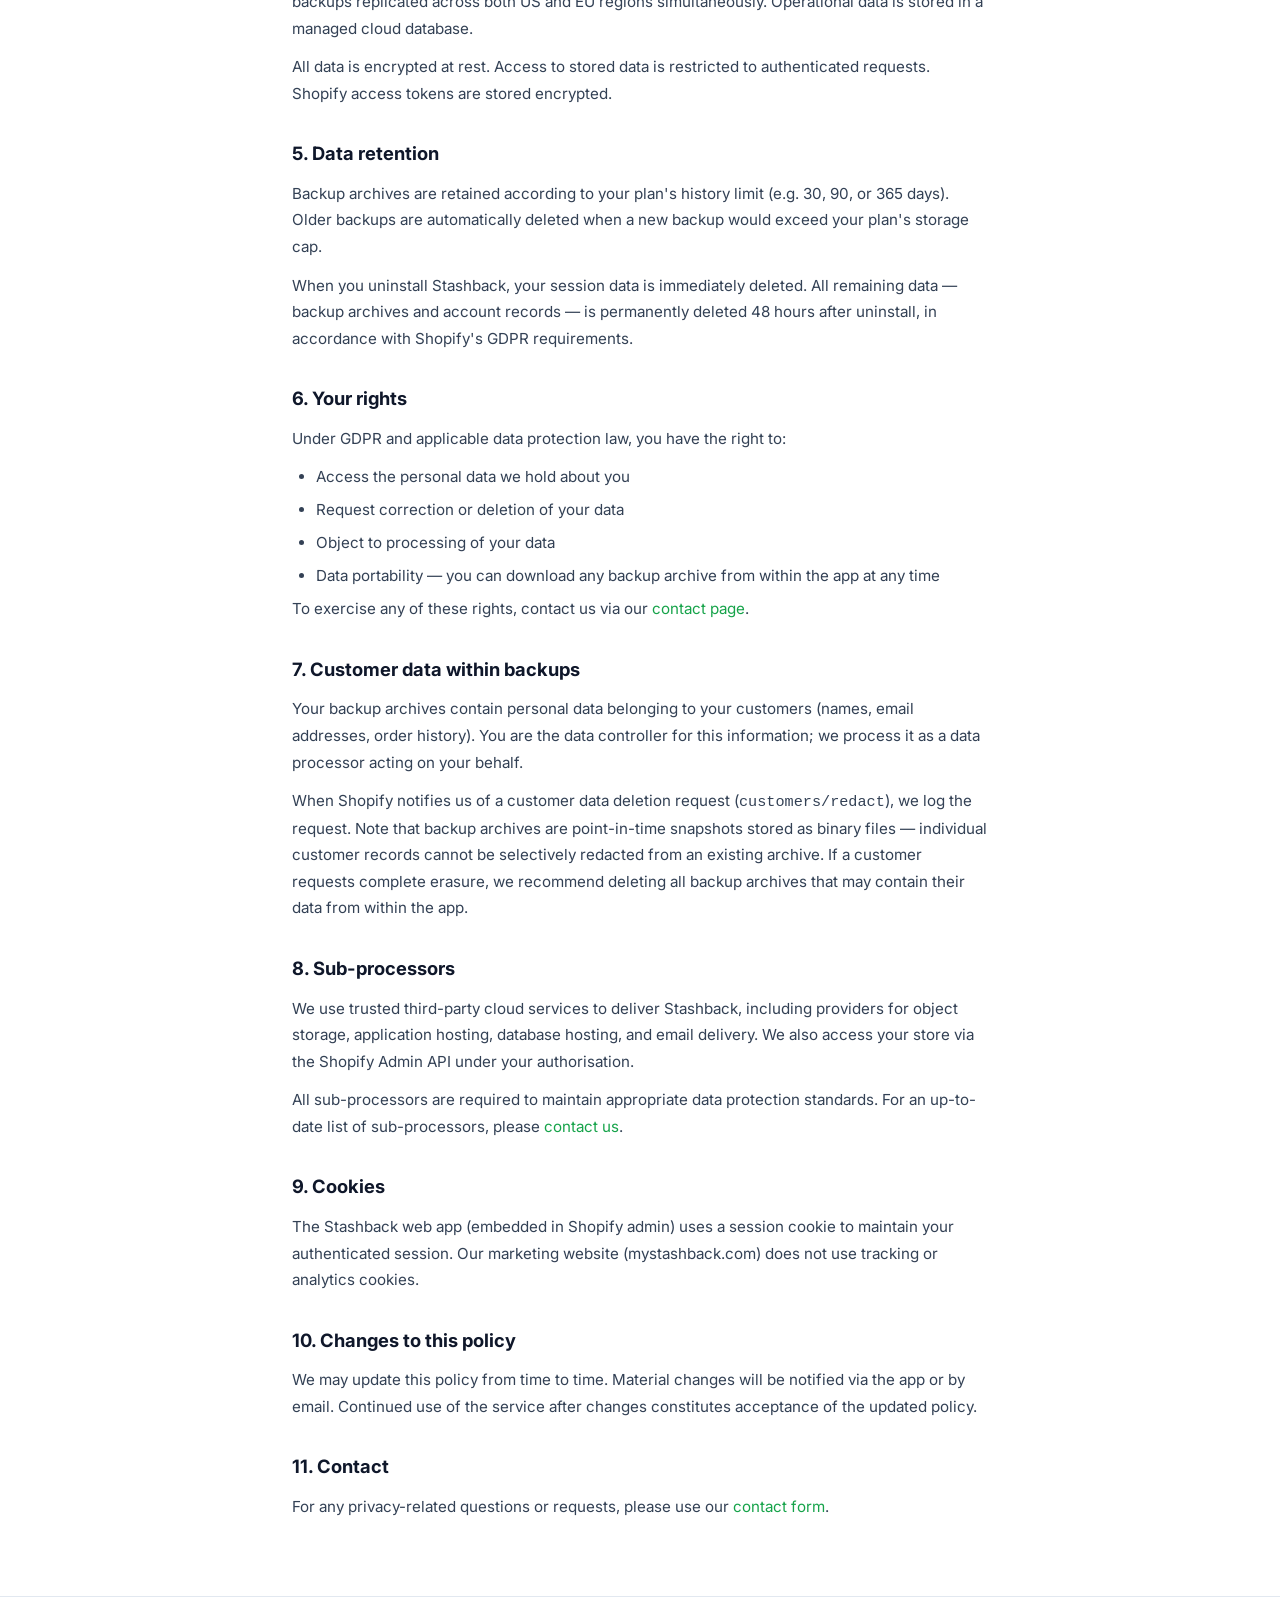
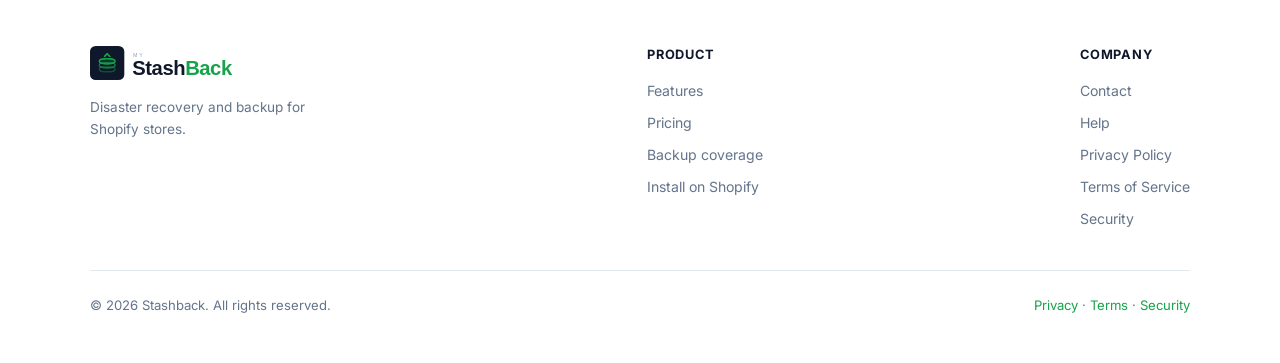
<file: privacy.html>
<!DOCTYPE html>
<html lang="en">
<head>
  <meta charset="UTF-8" />
  <meta name="viewport" content="width=device-width, initial-scale=1.0" />
  <title>Privacy Policy — Stashback</title>
  <link rel="preconnect" href="https://fonts.googleapis.com">
  <link href="https://fonts.googleapis.com/css2?family=Inter:wght@400;900&display=swap" rel="stylesheet">
  <link rel="stylesheet" href="css/style.css" />
  <link rel="icon" href="/favicon.ico" sizes="any">
  <link rel="icon" href="/favicon-32x32.png" type="image/png">
  <link rel="apple-touch-icon" href="/apple-touch-icon.png">
</head>
<body>

<nav>
  <div class="nav-inner">
    <a class="nav-logo" href="/"><img src="mystashback-logo.svg" alt="Stashback" class="logo-img"></a>
    <ul class="nav-links">
      <li><a href="index.html#features">Features</a></li>
      <li><a href="pricing.html">Pricing</a></li>
      <li><a href="backup-coverage.html">Coverage</a></li>
      <li><a href="contact.html">Contact</a></li>
      <li><a href="help.html">Help</a></li>
      <li><a href="https://apps.shopify.com/stashback" class="btn btn-primary">Start free trial</a></li>
    </ul>
    <button class="nav-toggle" aria-label="Open menu" aria-expanded="false"><span></span><span></span><span></span></button>
  </div>
</nav>

<div class="policy">
  <h1>Privacy Policy</h1>
  <p class="updated">Last updated: April 2026</p>

  <p>Stashback ("we", "us", or "our") provides a backup and restore service for Shopify merchants. This Privacy Policy explains what data we collect, how we use it, and your rights in relation to it.</p>

  <h2>1. Who we are</h2>
  <p>Stashback is operated by Stashback Ltd. Our service is accessible at mystashback.com and through the Shopify App Store. For privacy enquiries, contact us at <a href="contact.html">our contact page</a>.</p>

  <h2>2. Data we collect</h2>

  <h3 style="font-size:1rem;font-weight:600;color:var(--navy);margin:.75rem 0 .5rem;">2a. Store data (backup content)</h3>
  <p>When you run a backup, we retrieve data from your Shopify store via the Shopify Admin API and store it as an encrypted archive. Depending on your plan, this may include:</p>
  <ul>
    <li>Products, collections, inventory, and pricing</li>
    <li>Orders and order line items</li>
    <li>Customer names, email addresses, and shipping addresses</li>
    <li>Theme files and store assets</li>
    <li>Pages, blogs, articles, and navigation menus</li>
    <li>Discount codes and price rules</li>
    <li>Metaobjects and metafields</li>
    <li>Shipping profiles, locations, and store policies</li>
  </ul>
  <p>This data is yours. We access it solely to perform the backup and restore services you request.</p>

  <h3 style="font-size:1rem;font-weight:600;color:var(--navy);margin:.75rem 0 .5rem;">2b. Account and operational data</h3>
  <ul>
    <li><strong>Shop domain</strong> — used to identify your store and associate backup records</li>
    <li><strong>Shopify access token</strong> — stored to allow the app to access your store on your behalf</li>
    <li><strong>Subscription plan and status</strong> — used to enforce plan limits and process billing via Shopify</li>
    <li><strong>Notification email</strong> — if you provide one, used only to send backup failure alerts</li>
    <li><strong>Backup job records</strong> — metadata about each backup (size, status, timestamp); not the backup content itself</li>
  </ul>

  <h3 style="font-size:1rem;font-weight:600;color:var(--navy);margin:.75rem 0 .5rem;">2c. Contact form</h3>
  <p>If you contact us via our website form, we collect your name, email address, and message. This data is used solely to respond to your enquiry.</p>

  <h2>3. How we use your data</h2>
  <ul>
    <li>To create, store, and serve backups of your store</li>
    <li>To restore your store data when you request it</li>
    <li>To send backup failure notifications to your chosen email address</li>
    <li>To enforce plan limits and process billing through Shopify</li>
    <li>To maintain audit logs for security and compliance purposes</li>
  </ul>
  <p>We do not sell your data. We do not use your store data for advertising or analytics.</p>

  <h2>4. Data storage and security</h2>
  <p>Backup archives are stored in secure cloud object storage. Pro plan merchants have their backups replicated across both US and EU regions simultaneously. Operational data is stored in a managed cloud database.</p>
  <p>All data is encrypted at rest. Access to stored data is restricted to authenticated requests. Shopify access tokens are stored encrypted.</p>

  <h2>5. Data retention</h2>
  <p>Backup archives are retained according to your plan's history limit (e.g. 30, 90, or 365 days). Older backups are automatically deleted when a new backup would exceed your plan's storage cap.</p>
  <p>When you uninstall Stashback, your session data is immediately deleted. All remaining data — backup archives and account records — is permanently deleted 48 hours after uninstall, in accordance with Shopify's GDPR requirements.</p>

  <h2>6. Your rights</h2>
  <p>Under GDPR and applicable data protection law, you have the right to:</p>
  <ul>
    <li>Access the personal data we hold about you</li>
    <li>Request correction or deletion of your data</li>
    <li>Object to processing of your data</li>
    <li>Data portability — you can download any backup archive from within the app at any time</li>
  </ul>
  <p>To exercise any of these rights, contact us via our <a href="contact.html">contact page</a>.</p>

  <h2>7. Customer data within backups</h2>
  <p>Your backup archives contain personal data belonging to your customers (names, email addresses, order history). You are the data controller for this information; we process it as a data processor acting on your behalf.</p>
  <p>When Shopify notifies us of a customer data deletion request (<code>customers/redact</code>), we log the request. Note that backup archives are point-in-time snapshots stored as binary files — individual customer records cannot be selectively redacted from an existing archive. If a customer requests complete erasure, we recommend deleting all backup archives that may contain their data from within the app.</p>

  <h2>8. Sub-processors</h2>
  <p>We use trusted third-party cloud services to deliver Stashback, including providers for object storage, application hosting, database hosting, and email delivery. We also access your store via the Shopify Admin API under your authorisation.</p>
  <p>All sub-processors are required to maintain appropriate data protection standards. For an up-to-date list of sub-processors, please <a href="contact.html">contact us</a>.</p>

  <h2>9. Cookies</h2>
  <p>The Stashback web app (embedded in Shopify admin) uses a session cookie to maintain your authenticated session. Our marketing website (mystashback.com) does not use tracking or analytics cookies.</p>

  <h2>10. Changes to this policy</h2>
  <p>We may update this policy from time to time. Material changes will be notified via the app or by email. Continued use of the service after changes constitutes acceptance of the updated policy.</p>

  <h2>11. Contact</h2>
  <p>For any privacy-related questions or requests, please use our <a href="contact.html">contact form</a>.</p>
</div>

<footer>
  <div class="footer-inner">
    <div class="footer-brand">
      <a class="nav-logo" href="/"><img src="mystashback-logo.svg" alt="Stashback" class="logo-img"></a>
      <p>Disaster recovery and backup for Shopify stores.</p>
    </div>
    <div class="footer-links">
      <h4>Product</h4>
      <ul>
        <li><a href="index.html#features">Features</a></li>
        <li><a href="pricing.html">Pricing</a></li>
        <li><a href="backup-coverage.html">Backup coverage</a></li>
        <li><a href="https://apps.shopify.com/stashback">Install on Shopify</a></li>
      </ul>
    </div>
    <div class="footer-links">
      <h4>Company</h4>
      <ul>
        <li><a href="contact.html">Contact</a></li>
        <li><a href="help.html">Help</a></li>
        <li><a href="privacy.html">Privacy Policy</a></li>
        <li><a href="terms.html">Terms of Service</a></li>
        <li><a href="security.html">Security</a></li>
      </ul>
    </div>
  </div>
  <div class="footer-bottom">
    <span>© 2026 Stashback. All rights reserved.</span>
    <span><a href="privacy.html">Privacy</a> · <a href="terms.html">Terms</a> · <a href="security.html">Security</a></span>
  </div>
</footer>

<script src="js/nav.js"></script>
</body>
</html>
</file>
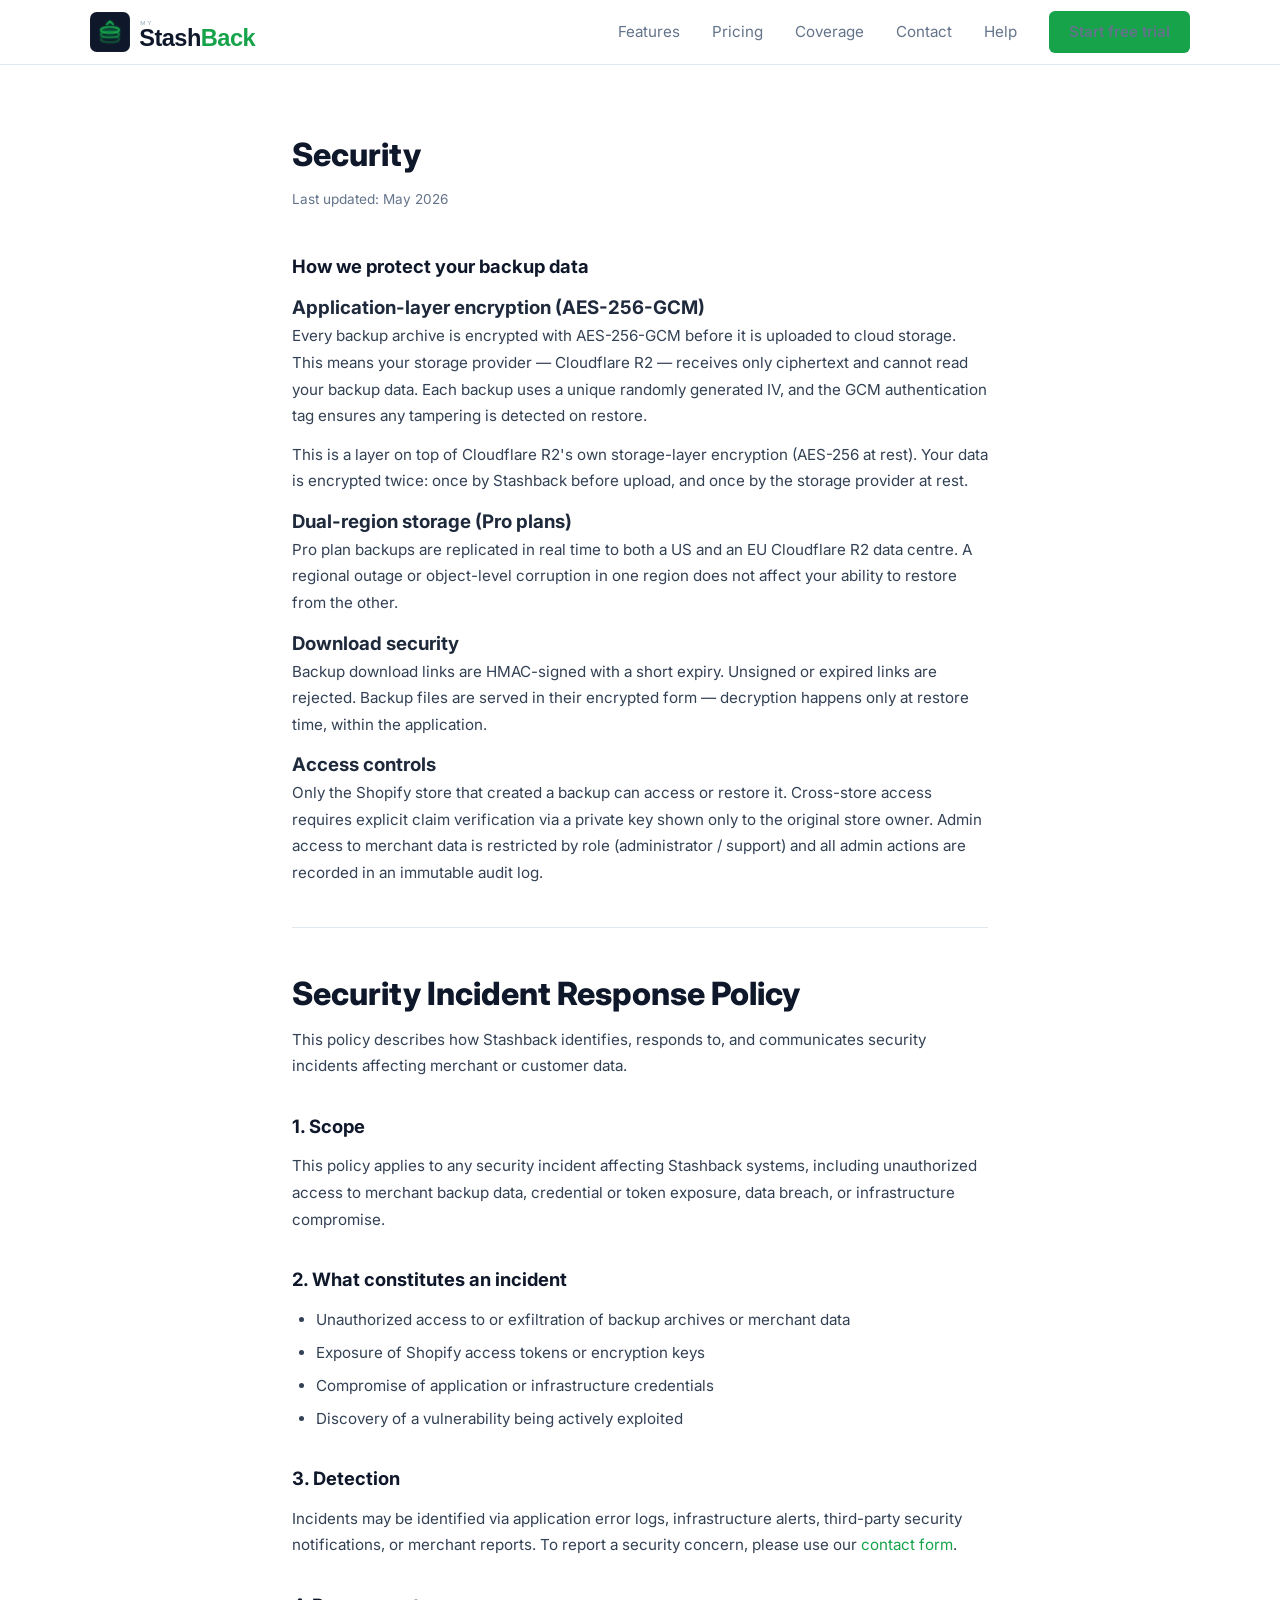
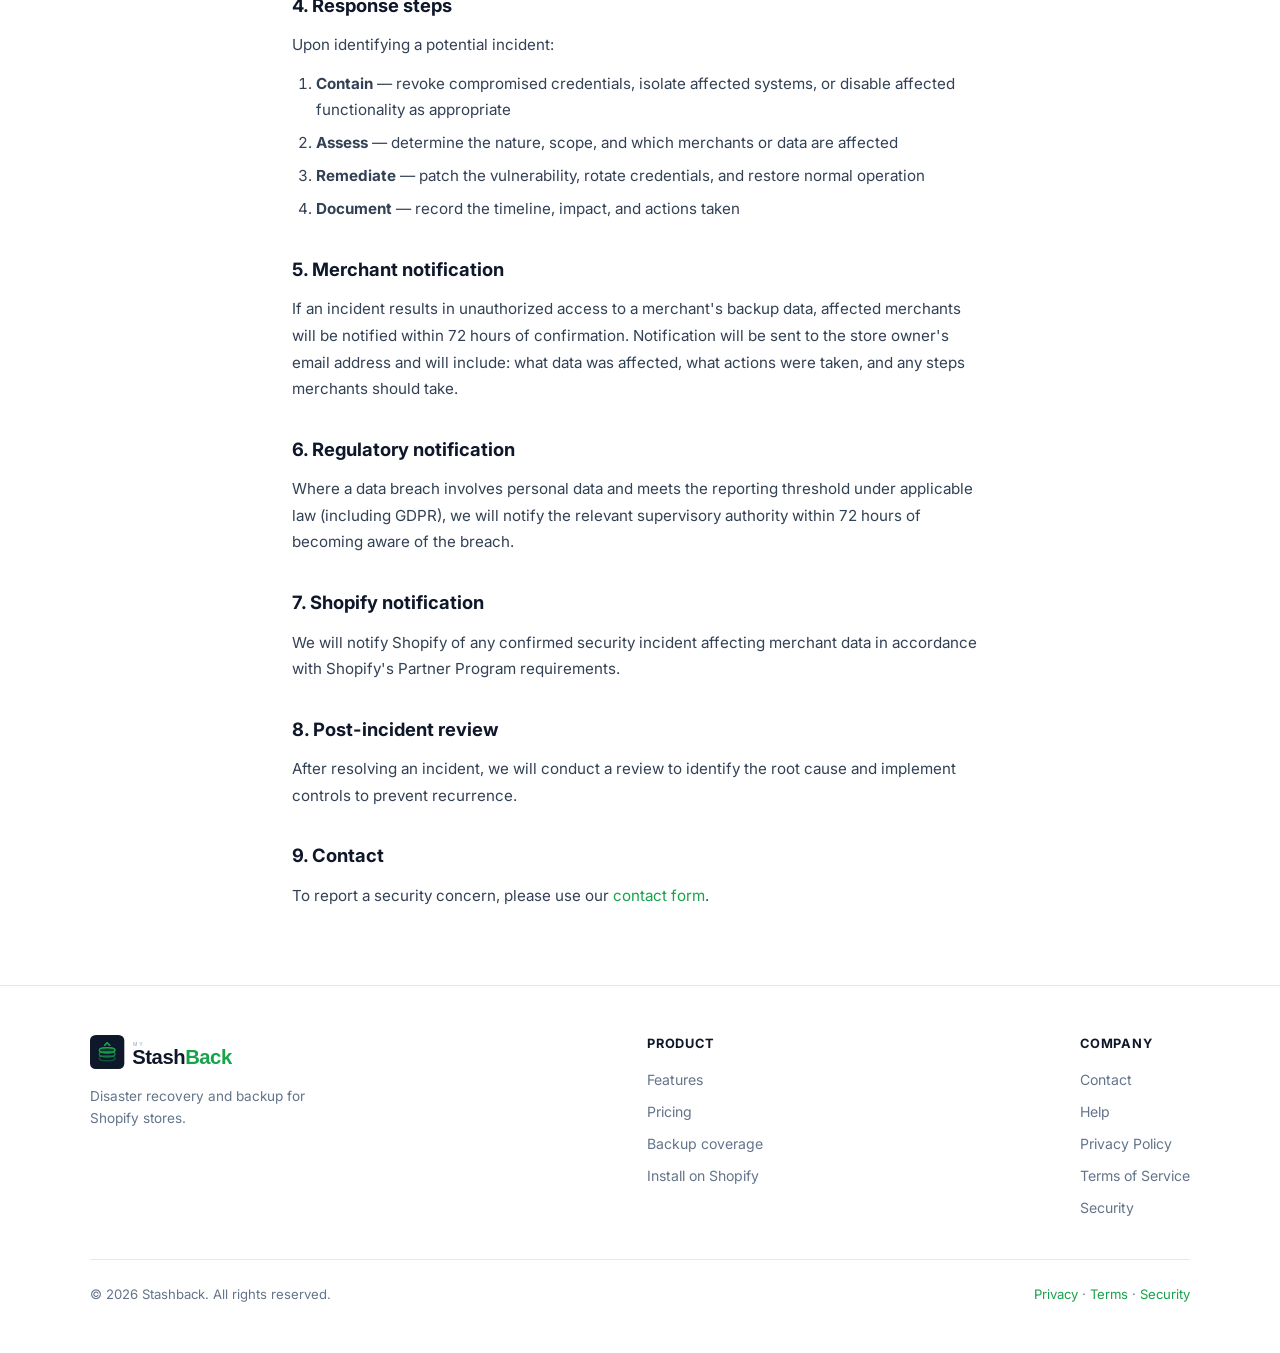
<file: security.html>
<!DOCTYPE html>
<html lang="en">
<head>
  <meta charset="UTF-8" />
  <meta name="viewport" content="width=device-width, initial-scale=1.0" />
  <title>Security Policy — Stashback</title>
  <link rel="preconnect" href="https://fonts.googleapis.com">
  <link href="https://fonts.googleapis.com/css2?family=Inter:wght@400;900&display=swap" rel="stylesheet">
  <link rel="stylesheet" href="css/style.css" />
  <link rel="icon" href="/favicon.ico" sizes="any">
  <link rel="icon" href="/favicon-32x32.png" type="image/png">
  <link rel="apple-touch-icon" href="/apple-touch-icon.png">
</head>
<body>

<nav>
  <div class="nav-inner">
    <a class="nav-logo" href="/"><img src="mystashback-logo.svg" alt="Stashback" class="logo-img"></a>
    <ul class="nav-links">
      <li><a href="index.html#features">Features</a></li>
      <li><a href="pricing.html">Pricing</a></li>
      <li><a href="backup-coverage.html">Coverage</a></li>
      <li><a href="contact.html">Contact</a></li>
      <li><a href="help.html">Help</a></li>
      <li><a href="https://apps.shopify.com/stashback" class="btn btn-primary">Start free trial</a></li>
    </ul>
    <button class="nav-toggle" aria-label="Open menu" aria-expanded="false"><span></span><span></span><span></span></button>
  </div>
</nav>

<div class="policy">
  <h1>Security</h1>
  <p class="updated">Last updated: May 2026</p>

  <h2>How we protect your backup data</h2>

  <h3>Application-layer encryption (AES-256-GCM)</h3>
  <p>Every backup archive is encrypted with AES-256-GCM before it is uploaded to cloud storage. This means your storage provider — Cloudflare R2 — receives only ciphertext and cannot read your backup data. Each backup uses a unique randomly generated IV, and the GCM authentication tag ensures any tampering is detected on restore.</p>
  <p>This is a layer on top of Cloudflare R2's own storage-layer encryption (AES-256 at rest). Your data is encrypted twice: once by Stashback before upload, and once by the storage provider at rest.</p>

  <h3>Dual-region storage (Pro plans)</h3>
  <p>Pro plan backups are replicated in real time to both a US and an EU Cloudflare R2 data centre. A regional outage or object-level corruption in one region does not affect your ability to restore from the other.</p>

  <h3>Download security</h3>
  <p>Backup download links are HMAC-signed with a short expiry. Unsigned or expired links are rejected. Backup files are served in their encrypted form — decryption happens only at restore time, within the application.</p>

  <h3>Access controls</h3>
  <p>Only the Shopify store that created a backup can access or restore it. Cross-store access requires explicit claim verification via a private key shown only to the original store owner. Admin access to merchant data is restricted by role (administrator / support) and all admin actions are recorded in an immutable audit log.</p>

  <hr style="margin: 2.5rem 0; border: none; border-top: 1px solid var(--border);" />

  <h1>Security Incident Response Policy</h1>

  <p>This policy describes how Stashback identifies, responds to, and communicates security incidents affecting merchant or customer data.</p>

  <h2>1. Scope</h2>
  <p>This policy applies to any security incident affecting Stashback systems, including unauthorized access to merchant backup data, credential or token exposure, data breach, or infrastructure compromise.</p>

  <h2>2. What constitutes an incident</h2>
  <ul>
    <li>Unauthorized access to or exfiltration of backup archives or merchant data</li>
    <li>Exposure of Shopify access tokens or encryption keys</li>
    <li>Compromise of application or infrastructure credentials</li>
    <li>Discovery of a vulnerability being actively exploited</li>
  </ul>

  <h2>3. Detection</h2>
  <p>Incidents may be identified via application error logs, infrastructure alerts, third-party security notifications, or merchant reports. To report a security concern, please use our <a href="contact.html">contact form</a>.</p>

  <h2>4. Response steps</h2>
  <p>Upon identifying a potential incident:</p>
  <ol>
    <li><strong>Contain</strong> — revoke compromised credentials, isolate affected systems, or disable affected functionality as appropriate</li>
    <li><strong>Assess</strong> — determine the nature, scope, and which merchants or data are affected</li>
    <li><strong>Remediate</strong> — patch the vulnerability, rotate credentials, and restore normal operation</li>
    <li><strong>Document</strong> — record the timeline, impact, and actions taken</li>
  </ol>

  <h2>5. Merchant notification</h2>
  <p>If an incident results in unauthorized access to a merchant's backup data, affected merchants will be notified within 72 hours of confirmation. Notification will be sent to the store owner's email address and will include: what data was affected, what actions were taken, and any steps merchants should take.</p>

  <h2>6. Regulatory notification</h2>
  <p>Where a data breach involves personal data and meets the reporting threshold under applicable law (including GDPR), we will notify the relevant supervisory authority within 72 hours of becoming aware of the breach.</p>

  <h2>7. Shopify notification</h2>
  <p>We will notify Shopify of any confirmed security incident affecting merchant data in accordance with Shopify's Partner Program requirements.</p>

  <h2>8. Post-incident review</h2>
  <p>After resolving an incident, we will conduct a review to identify the root cause and implement controls to prevent recurrence.</p>

  <h2>9. Contact</h2>
  <p>To report a security concern, please use our <a href="contact.html">contact form</a>.</p>
</div>

<footer>
  <div class="footer-inner">
    <div class="footer-brand">
      <a class="nav-logo" href="/"><img src="mystashback-logo.svg" alt="Stashback" class="logo-img"></a>
      <p>Disaster recovery and backup for Shopify stores.</p>
    </div>
    <div class="footer-links">
      <h4>Product</h4>
      <ul>
        <li><a href="index.html#features">Features</a></li>
        <li><a href="pricing.html">Pricing</a></li>
        <li><a href="backup-coverage.html">Backup coverage</a></li>
        <li><a href="https://apps.shopify.com/stashback">Install on Shopify</a></li>
      </ul>
    </div>
    <div class="footer-links">
      <h4>Company</h4>
      <ul>
        <li><a href="contact.html">Contact</a></li>
        <li><a href="help.html">Help</a></li>
        <li><a href="privacy.html">Privacy Policy</a></li>
        <li><a href="terms.html">Terms of Service</a></li>
        <li><a href="security.html">Security</a></li>
      </ul>
    </div>
  </div>
  <div class="footer-bottom">
    <span>© 2026 Stashback. All rights reserved.</span>
    <span><a href="privacy.html">Privacy</a> · <a href="terms.html">Terms</a> · <a href="security.html">Security</a></span>
  </div>
</footer>

<script src="js/nav.js"></script>
</body>
</html>
</file>
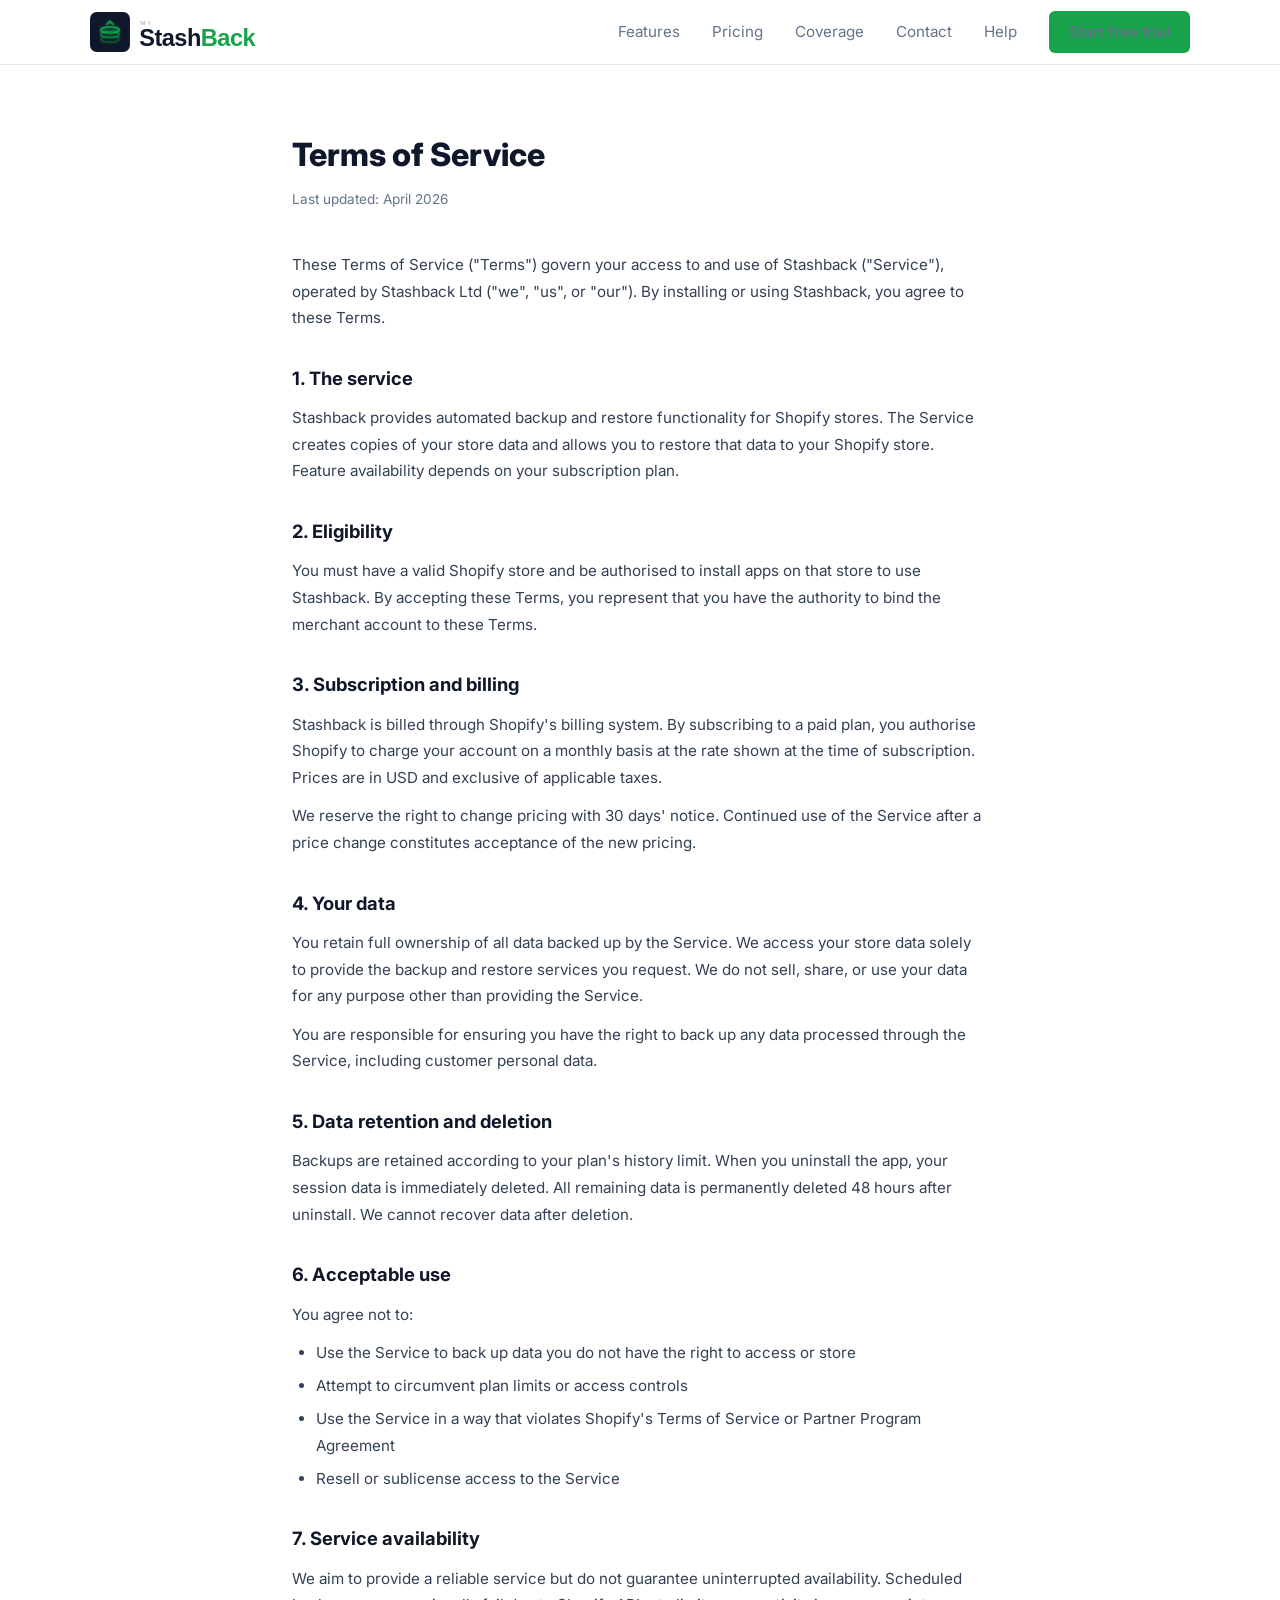
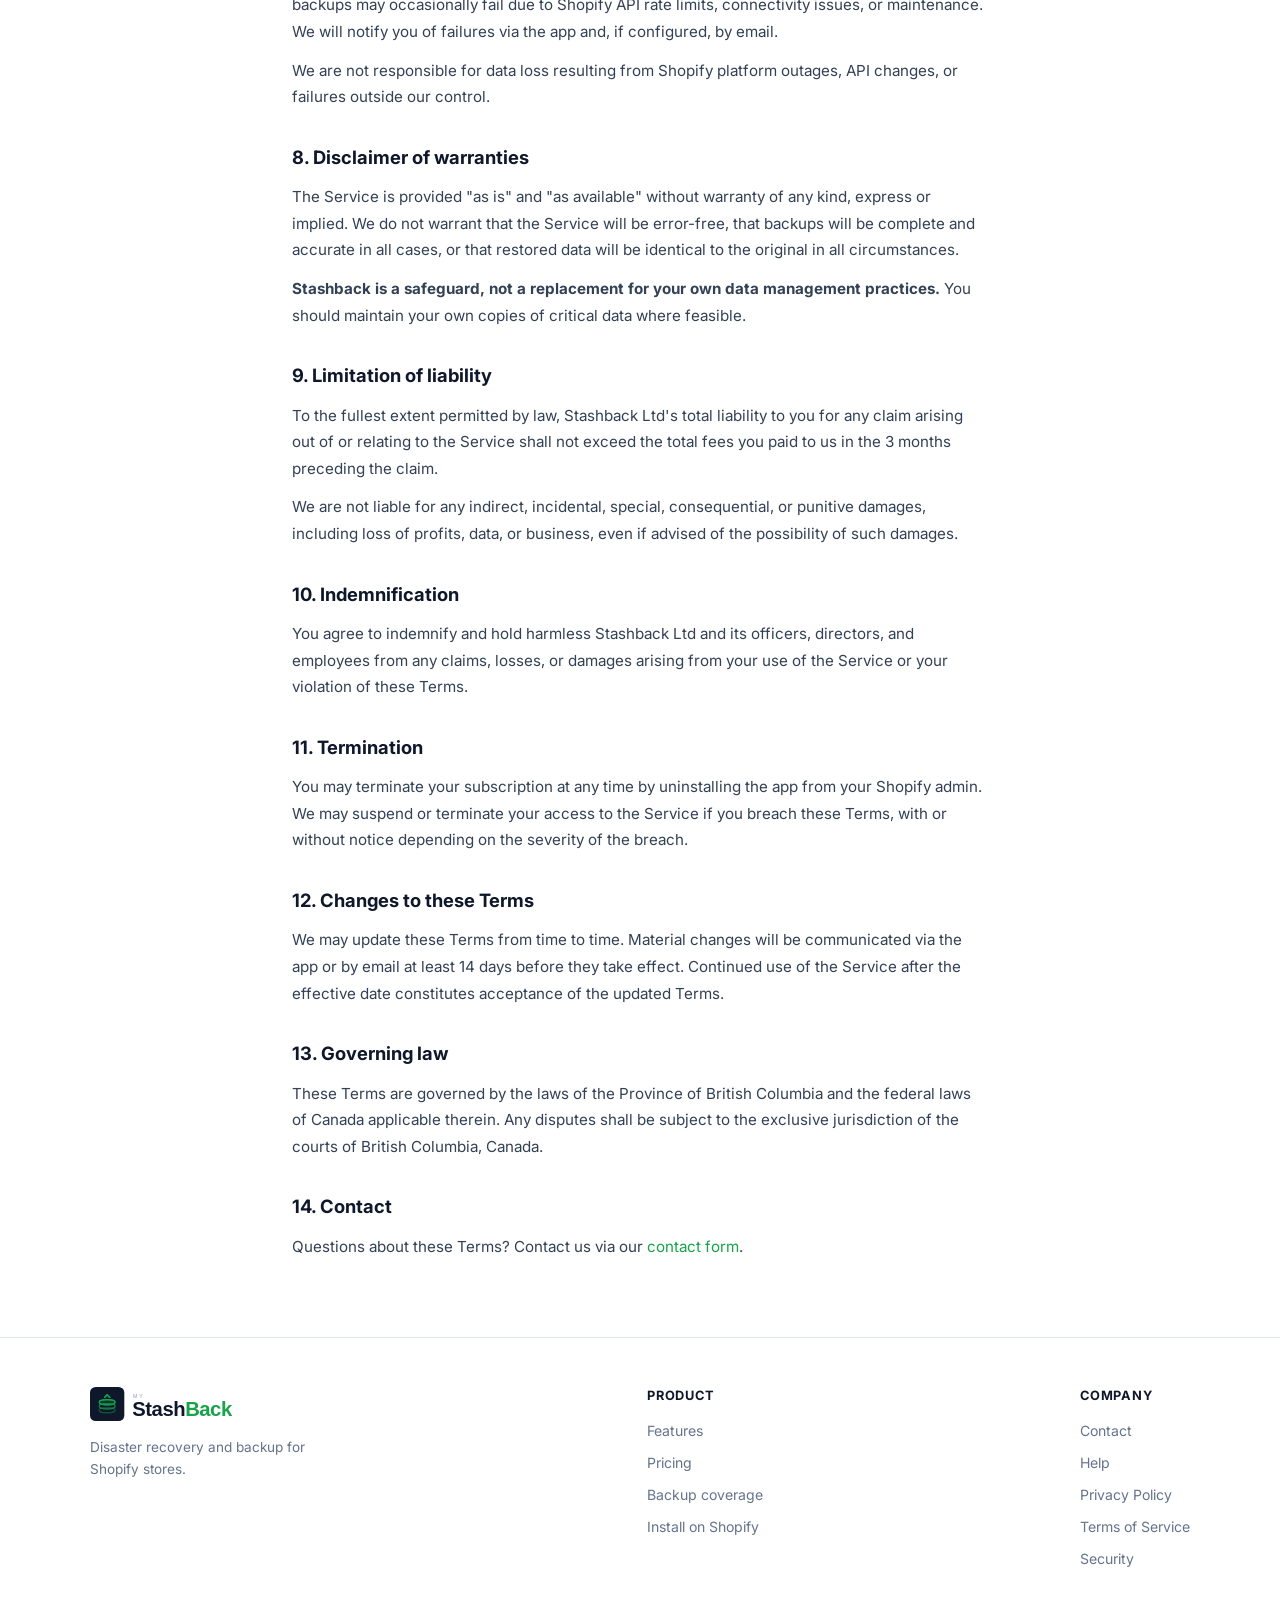
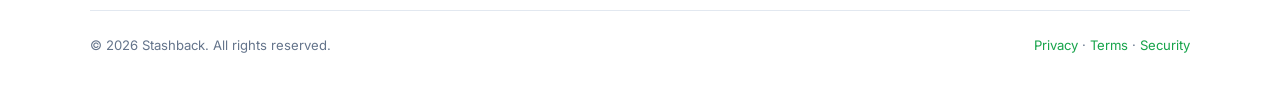
<file: terms.html>
<!DOCTYPE html>
<html lang="en">
<head>
  <meta charset="UTF-8" />
  <meta name="viewport" content="width=device-width, initial-scale=1.0" />
  <title>Terms of Service — Stashback</title>
  <link rel="preconnect" href="https://fonts.googleapis.com">
  <link href="https://fonts.googleapis.com/css2?family=Inter:wght@400;900&display=swap" rel="stylesheet">
  <link rel="stylesheet" href="css/style.css" />
  <link rel="icon" href="/favicon.ico" sizes="any">
  <link rel="icon" href="/favicon-32x32.png" type="image/png">
  <link rel="apple-touch-icon" href="/apple-touch-icon.png">
</head>
<body>

<nav>
  <div class="nav-inner">
    <a class="nav-logo" href="/"><img src="mystashback-logo.svg" alt="Stashback" class="logo-img"></a>
    <ul class="nav-links">
      <li><a href="index.html#features">Features</a></li>
      <li><a href="pricing.html">Pricing</a></li>
      <li><a href="backup-coverage.html">Coverage</a></li>
      <li><a href="contact.html">Contact</a></li>
      <li><a href="help.html">Help</a></li>
      <li><a href="https://apps.shopify.com/stashback" class="btn btn-primary">Start free trial</a></li>
    </ul>
    <button class="nav-toggle" aria-label="Open menu" aria-expanded="false"><span></span><span></span><span></span></button>
  </div>
</nav>

<div class="policy">
  <h1>Terms of Service</h1>
  <p class="updated">Last updated: April 2026</p>

  <p>These Terms of Service ("Terms") govern your access to and use of Stashback ("Service"), operated by Stashback Ltd ("we", "us", or "our"). By installing or using Stashback, you agree to these Terms.</p>

  <h2>1. The service</h2>
  <p>Stashback provides automated backup and restore functionality for Shopify stores. The Service creates copies of your store data and allows you to restore that data to your Shopify store. Feature availability depends on your subscription plan.</p>

  <h2>2. Eligibility</h2>
  <p>You must have a valid Shopify store and be authorised to install apps on that store to use Stashback. By accepting these Terms, you represent that you have the authority to bind the merchant account to these Terms.</p>

  <h2>3. Subscription and billing</h2>
  <p>Stashback is billed through Shopify's billing system. By subscribing to a paid plan, you authorise Shopify to charge your account on a monthly basis at the rate shown at the time of subscription. Prices are in USD and exclusive of applicable taxes.</p>
<p>We reserve the right to change pricing with 30 days' notice. Continued use of the Service after a price change constitutes acceptance of the new pricing.</p>

  <h2>4. Your data</h2>
  <p>You retain full ownership of all data backed up by the Service. We access your store data solely to provide the backup and restore services you request. We do not sell, share, or use your data for any purpose other than providing the Service.</p>
  <p>You are responsible for ensuring you have the right to back up any data processed through the Service, including customer personal data.</p>

  <h2>5. Data retention and deletion</h2>
  <p>Backups are retained according to your plan's history limit. When you uninstall the app, your session data is immediately deleted. All remaining data is permanently deleted 48 hours after uninstall. We cannot recover data after deletion.</p>

  <h2>6. Acceptable use</h2>
  <p>You agree not to:</p>
  <ul>
    <li>Use the Service to back up data you do not have the right to access or store</li>
    <li>Attempt to circumvent plan limits or access controls</li>
    <li>Use the Service in a way that violates Shopify's Terms of Service or Partner Program Agreement</li>
    <li>Resell or sublicense access to the Service</li>
  </ul>

  <h2>7. Service availability</h2>
  <p>We aim to provide a reliable service but do not guarantee uninterrupted availability. Scheduled backups may occasionally fail due to Shopify API rate limits, connectivity issues, or maintenance. We will notify you of failures via the app and, if configured, by email.</p>
  <p>We are not responsible for data loss resulting from Shopify platform outages, API changes, or failures outside our control.</p>

  <h2>8. Disclaimer of warranties</h2>
  <p>The Service is provided "as is" and "as available" without warranty of any kind, express or implied. We do not warrant that the Service will be error-free, that backups will be complete and accurate in all cases, or that restored data will be identical to the original in all circumstances.</p>
  <p><strong>Stashback is a safeguard, not a replacement for your own data management practices.</strong> You should maintain your own copies of critical data where feasible.</p>

  <h2>9. Limitation of liability</h2>
  <p>To the fullest extent permitted by law, Stashback Ltd's total liability to you for any claim arising out of or relating to the Service shall not exceed the total fees you paid to us in the 3 months preceding the claim.</p>
  <p>We are not liable for any indirect, incidental, special, consequential, or punitive damages, including loss of profits, data, or business, even if advised of the possibility of such damages.</p>

  <h2>10. Indemnification</h2>
  <p>You agree to indemnify and hold harmless Stashback Ltd and its officers, directors, and employees from any claims, losses, or damages arising from your use of the Service or your violation of these Terms.</p>

  <h2>11. Termination</h2>
  <p>You may terminate your subscription at any time by uninstalling the app from your Shopify admin. We may suspend or terminate your access to the Service if you breach these Terms, with or without notice depending on the severity of the breach.</p>

  <h2>12. Changes to these Terms</h2>
  <p>We may update these Terms from time to time. Material changes will be communicated via the app or by email at least 14 days before they take effect. Continued use of the Service after the effective date constitutes acceptance of the updated Terms.</p>

  <h2>13. Governing law</h2>
  <p>These Terms are governed by the laws of the Province of British Columbia and the federal laws of Canada applicable therein. Any disputes shall be subject to the exclusive jurisdiction of the courts of British Columbia, Canada.</p>

  <h2>14. Contact</h2>
  <p>Questions about these Terms? Contact us via our <a href="contact.html">contact form</a>.</p>
</div>

<footer>
  <div class="footer-inner">
    <div class="footer-brand">
      <a class="nav-logo" href="/"><img src="mystashback-logo.svg" alt="Stashback" class="logo-img"></a>
      <p>Disaster recovery and backup for Shopify stores.</p>
    </div>
    <div class="footer-links">
      <h4>Product</h4>
      <ul>
        <li><a href="index.html#features">Features</a></li>
        <li><a href="pricing.html">Pricing</a></li>
        <li><a href="backup-coverage.html">Backup coverage</a></li>
        <li><a href="https://apps.shopify.com/stashback">Install on Shopify</a></li>
      </ul>
    </div>
    <div class="footer-links">
      <h4>Company</h4>
      <ul>
        <li><a href="contact.html">Contact</a></li>
        <li><a href="help.html">Help</a></li>
        <li><a href="privacy.html">Privacy Policy</a></li>
        <li><a href="terms.html">Terms of Service</a></li>
        <li><a href="security.html">Security</a></li>
      </ul>
    </div>
  </div>
  <div class="footer-bottom">
    <span>© 2026 Stashback. All rights reserved.</span>
    <span><a href="privacy.html">Privacy</a> · <a href="terms.html">Terms</a> · <a href="security.html">Security</a></span>
  </div>
</footer>

<script src="js/nav.js"></script>
</body>
</html>
</file>
<file: css/style.css>
*, *::before, *::after { box-sizing: border-box; margin: 0; padding: 0; }

/* Prevent any element from causing horizontal page scroll */
html { overflow-x: hidden; }
body { overflow-x: clip; max-width: 100%; }
img, svg, video { max-width: 100%; }

:root {
  --navy: #0f172a;
  --green: #16a34a;
  --green-light: #dcfce7;
  --green-dark: #15803d;
  --gray: #64748b;
  --gray-light: #f1f5f9;
  --border: #e2e8f0;
  --white: #ffffff;
  --text: #1e293b;
  --radius: 10px;
  --shadow: 0 1px 3px rgba(0,0,0,.08), 0 4px 16px rgba(0,0,0,.06);
}

body {
  font-family: Inter, -apple-system, BlinkMacSystemFont, "Segoe UI", Roboto, sans-serif;
  color: var(--text);
  line-height: 1.6;
  background: var(--white);
}

a { color: var(--green); text-decoration: none; }
a:hover { text-decoration: underline; }

/* NAV */
nav {
  position: sticky; top: 0; z-index: 100;
  background: rgba(255,255,255,.92);
  backdrop-filter: blur(8px);
  border-bottom: 1px solid var(--border);
  padding: 0 2rem;
}
.nav-inner {
  max-width: 1100px; margin: 0 auto;
  display: flex; align-items: center; justify-content: space-between;
  height: 64px;
}
.nav-logo { text-decoration: none; display: inline-flex; align-items: center; }
.logo-img { height: 42px; width: auto; display: block; }
.nav-links { display: flex; align-items: center; gap: 2rem; list-style: none; }
.nav-links a { color: var(--gray); font-size: .95rem; }
.nav-links a:hover { color: var(--navy); text-decoration: none; }
.btn { display: inline-block; padding: .55rem 1.25rem; border-radius: 6px; font-size: .9rem; font-weight: 600; cursor: pointer; transition: background .15s, transform .1s; border: none; }
.btn-primary { background: var(--green); color: white; }
.btn-primary:hover { background: var(--green-dark); text-decoration: none; color: white; }
.btn-outline { background: transparent; color: var(--navy); border: 1.5px solid var(--border); }
.btn-outline:hover { border-color: var(--navy); text-decoration: none; }
.btn-lg { padding: .8rem 2rem; font-size: 1rem; border-radius: 8px; }

/* HERO */
.hero {
  background: linear-gradient(160deg, #f0fdf4 0%, #f8fafc 60%);
  padding: 7rem 2rem 6rem;
  text-align: center;
}
.hero-inner { max-width: 720px; margin: 0 auto; }
.hero-badge {
  display: inline-block; background: var(--green-light); color: var(--green-dark);
  font-size: .8rem; font-weight: 600; letter-spacing: .04em; text-transform: uppercase;
  padding: .3rem .9rem; border-radius: 100px; margin-bottom: 1.5rem;
}
.hero h1 { font-size: clamp(2rem, 5vw, 3.2rem); font-weight: 800; line-height: 1.15; color: var(--navy); margin-bottom: 1.25rem; }
.hero h1 span { color: var(--green); }
.hero p { font-size: 1.15rem; color: var(--gray); max-width: 560px; margin: 0 auto 2.5rem; }
.hero-cta { display: flex; gap: 1rem; justify-content: center; flex-wrap: wrap; }

/* LOGOS / SOCIAL PROOF */
.proof { padding: 2.5rem 2rem; text-align: center; border-bottom: 1px solid var(--border); }
.proof p { font-size: .85rem; color: var(--gray); text-transform: uppercase; letter-spacing: .06em; margin-bottom: 1rem; }

/* SECTIONS */
section { padding: 5rem 2rem; }
.section-inner { max-width: 1100px; margin: 0 auto; }
.section-label { font-size: .8rem; font-weight: 700; letter-spacing: .08em; text-transform: uppercase; color: var(--green); margin-bottom: .75rem; }
.section-title { font-size: clamp(1.6rem, 3vw, 2.2rem); font-weight: 800; color: var(--navy); margin-bottom: 1rem; }
.section-sub { font-size: 1.05rem; color: var(--gray); max-width: 560px; }

/* FEATURES GRID */
.features-grid { display: grid; grid-template-columns: repeat(auto-fit, minmax(280px, 1fr)); gap: 1.5rem; margin-top: 3rem; }
.feature-card { background: var(--white); border: 1px solid var(--border); border-radius: var(--radius); padding: 1.75rem; box-shadow: var(--shadow); }
.feature-icon { font-size: 1.75rem; margin-bottom: 1rem; }
.feature-card h3 { font-size: 1.05rem; font-weight: 700; color: var(--navy); margin-bottom: .5rem; }
.feature-card p { font-size: .92rem; color: var(--gray); }

/* WHY STASHBACK */
.diff-grid { display: grid; grid-template-columns: repeat(auto-fit, minmax(280px, 1fr)); gap: 1.5rem; margin-top: 3rem; }
.diff-card { background: var(--white); border: 1px solid var(--border); border-left: 4px solid var(--green); border-radius: var(--radius); padding: 1.75rem; box-shadow: var(--shadow); }
.diff-card h3 { font-size: 1.05rem; font-weight: 700; color: var(--navy); margin-bottom: .75rem; }
.diff-card p { font-size: .92rem; color: var(--gray); line-height: 1.65; }

/* HOW IT WORKS */
.how { background: var(--gray-light); }
.steps { display: grid; grid-template-columns: repeat(auto-fit, minmax(220px, 1fr)); gap: 2rem; margin-top: 3rem; }
.step { text-align: center; }
.step-num { width: 48px; height: 48px; background: var(--green); color: white; border-radius: 50%; font-weight: 800; font-size: 1.1rem; display: flex; align-items: center; justify-content: center; margin: 0 auto 1rem; }
.step h3 { font-size: 1rem; font-weight: 700; color: var(--navy); margin-bottom: .4rem; }
.step p { font-size: .9rem; color: var(--gray); }

/* PRICING */
.pricing-grid { display: grid; grid-template-columns: repeat(auto-fit, minmax(230px, 1fr)); gap: 1.5rem; margin-top: 3rem; align-items: start; }
.plan-card { border: 1px solid var(--border); border-radius: var(--radius); padding: 2rem 1.75rem; background: var(--white); box-shadow: var(--shadow); }
.plan-card.featured { border-color: var(--green); border-width: 2px; position: relative; }
.plan-badge { position: absolute; top: -12px; left: 50%; transform: translateX(-50%); background: var(--green); color: white; font-size: .72rem; font-weight: 700; letter-spacing: .06em; text-transform: uppercase; padding: .2rem .75rem; border-radius: 100px; white-space: nowrap; }
.plan-name { font-size: .85rem; font-weight: 700; text-transform: uppercase; letter-spacing: .06em; color: var(--gray); margin-bottom: .5rem; }
.plan-price { font-size: 2.4rem; font-weight: 800; color: var(--navy); line-height: 1; margin-bottom: .25rem; }
.plan-price sup { font-size: 1.1rem; vertical-align: top; margin-top: .4rem; display: inline-block; }
.plan-price span { font-size: .9rem; font-weight: 400; color: var(--gray); }
.plan-desc { font-size: .88rem; color: var(--gray); margin: .75rem 0 1.25rem; min-height: 2.5em; }
.plan-features { list-style: none; margin-bottom: 1.75rem; }
.plan-features li { font-size: .88rem; color: var(--text); padding: .35rem 0; border-bottom: 1px solid var(--border); display: flex; gap: .5rem; }
.plan-features li:last-child { border-bottom: none; }
.plan-features li::before { content: "✓"; color: var(--green); font-weight: 700; flex-shrink: 0; }
.plan-card .btn { width: 100%; text-align: center; }

/* CTA BAND */
.cta-band { background: var(--navy); color: white; text-align: center; padding: 5rem 2rem; }
.cta-band h2 { font-size: clamp(1.6rem, 3vw, 2.2rem); font-weight: 800; margin-bottom: 1rem; }
.cta-band p { color: #94a3b8; margin-bottom: 2rem; font-size: 1.05rem; }

/* FORM */
.form-card { background: var(--white); border: 1px solid var(--border); border-radius: var(--radius); padding: 2.5rem; max-width: 600px; margin: 3rem auto 0; box-shadow: var(--shadow); }
.form-group { margin-bottom: 1.25rem; }
.form-group label { display: block; font-size: .88rem; font-weight: 600; color: var(--navy); margin-bottom: .4rem; }
.form-group input, .form-group textarea, .form-group select {
  width: 100%; padding: .65rem .9rem; border: 1.5px solid var(--border);
  border-radius: 6px; font-size: .95rem; font-family: inherit;
  color: var(--text); background: var(--white); transition: border-color .15s;
}
.form-group input:focus, .form-group textarea:focus, .form-group select:focus {
  outline: none; border-color: var(--green);
}
.form-group textarea { resize: vertical; min-height: 120px; }
.form-submit { width: 100%; padding: .8rem; font-size: 1rem; }

/* FOOTER */
footer { border-top: 1px solid var(--border); padding: 3rem 2rem; }
.footer-inner { max-width: 1100px; margin: 0 auto; display: flex; flex-wrap: wrap; gap: 2rem; justify-content: space-between; align-items: flex-start; }
.footer-brand .logo-img { height: 36px; }
.footer-brand p { font-size: .85rem; color: var(--gray); margin-top: .5rem; max-width: 240px; }
.footer-links h4 { font-size: .8rem; font-weight: 700; text-transform: uppercase; letter-spacing: .06em; color: var(--navy); margin-bottom: .75rem; }
.footer-links ul { list-style: none; }
.footer-links li { margin-bottom: .4rem; }
.footer-links a { font-size: .88rem; color: var(--gray); }
.footer-links a:hover { color: var(--navy); }
.footer-bottom { max-width: 1100px; margin: 2rem auto 0; padding-top: 1.5rem; border-top: 1px solid var(--border); font-size: .82rem; color: var(--gray); display: flex; flex-wrap: wrap; gap: 1rem; justify-content: space-between; }

/* POLICY PAGES */
.policy { max-width: 760px; margin: 0 auto; padding: 4rem 2rem; }
.policy h1 { font-size: 2rem; font-weight: 800; color: var(--navy); margin-bottom: .5rem; }
.policy .updated { font-size: .85rem; color: var(--gray); margin-bottom: 2.5rem; }
.policy h2 { font-size: 1.15rem; font-weight: 700; color: var(--navy); margin: 2rem 0 .75rem; }
.policy p, .policy li { font-size: .95rem; color: #334155; line-height: 1.75; margin-bottom: .75rem; }
.policy ul, .policy ol { padding-left: 1.5rem; }
.policy li { margin-bottom: .4rem; }

/* CONTACT PAGE */
.contact-hero { background: var(--gray-light); padding: 4rem 2rem; text-align: center; }

/* HAMBURGER TOGGLE */
.nav-toggle {
  display: none;
  flex-direction: column;
  justify-content: center;
  gap: 5px;
  background: none;
  border: none;
  cursor: pointer;
  padding: 6px 4px;
  flex-shrink: 0;
}
.nav-toggle span {
  display: block;
  width: 22px;
  height: 2px;
  background: var(--navy);
  border-radius: 2px;
  transition: transform .2s, opacity .15s;
}

/* TABLE SCROLL WRAPPER */
.table-scroll { overflow-x: auto; -webkit-overflow-scrolling: touch; width: 100%; }

/* RESPONSIVE — tablet: shrink table font */
@media (max-width: 860px) {
  .compare-table th, .compare-table td { padding: .7rem .5rem; font-size: .82rem; }
  .plan-th .price { font-size: 1.2rem; }
}

/* RESPONSIVE — mobile */
@media (max-width: 640px) {
  /* Nav */
  nav { padding: 0 1rem; }
  .logo-img { height: 32px; }
  .nav-toggle { display: flex; }
  .nav-links {
    display: none;
    position: absolute;
    top: 64px; left: 0; right: 0; width: 100vw;
    background: rgba(255,255,255,.98);
    backdrop-filter: blur(8px);
    border-bottom: 1px solid var(--border);
    box-shadow: 0 6px 20px rgba(0,0,0,.08);
    flex-direction: column;
    align-items: stretch;
    padding: .5rem 1rem 1rem;
    gap: 0;
    z-index: 99;
  }
  nav.nav-open .nav-links { display: flex; }
  .nav-links a { display: block; padding: .7rem .25rem; color: var(--navy); border-bottom: 1px solid var(--border); font-size: 1rem; }
  .nav-links li:last-child a { border-bottom: none; }
  .nav-links .btn { display: block !important; text-align: center; margin-top: .75rem; padding: .7rem 1rem; }
  /* Hamburger → X */
  nav.nav-open .nav-toggle span:nth-child(1) { transform: translateY(7px) rotate(45deg); }
  nav.nav-open .nav-toggle span:nth-child(2) { opacity: 0; }
  nav.nav-open .nav-toggle span:nth-child(3) { transform: translateY(-7px) rotate(-45deg); }

  /* Sections */
  section { padding: 3rem 1.25rem; }
  .hero { padding: 3.5rem 1.25rem 3rem; }
  .cta-band { padding: 3.5rem 1.25rem; }
  .policy { padding: 2.5rem 1.25rem; }
  .contact-hero { padding: 2.5rem 1.25rem; }

  /* Cards */
  .form-card { padding: 1.5rem; margin-left: 0; margin-right: 0; }
  .plan-card { padding: 1.5rem; }

  /* Footer */
  .footer-inner { flex-direction: column; gap: 1.5rem; }
  .footer-bottom { flex-direction: column; gap: .5rem; }
}
</file>
